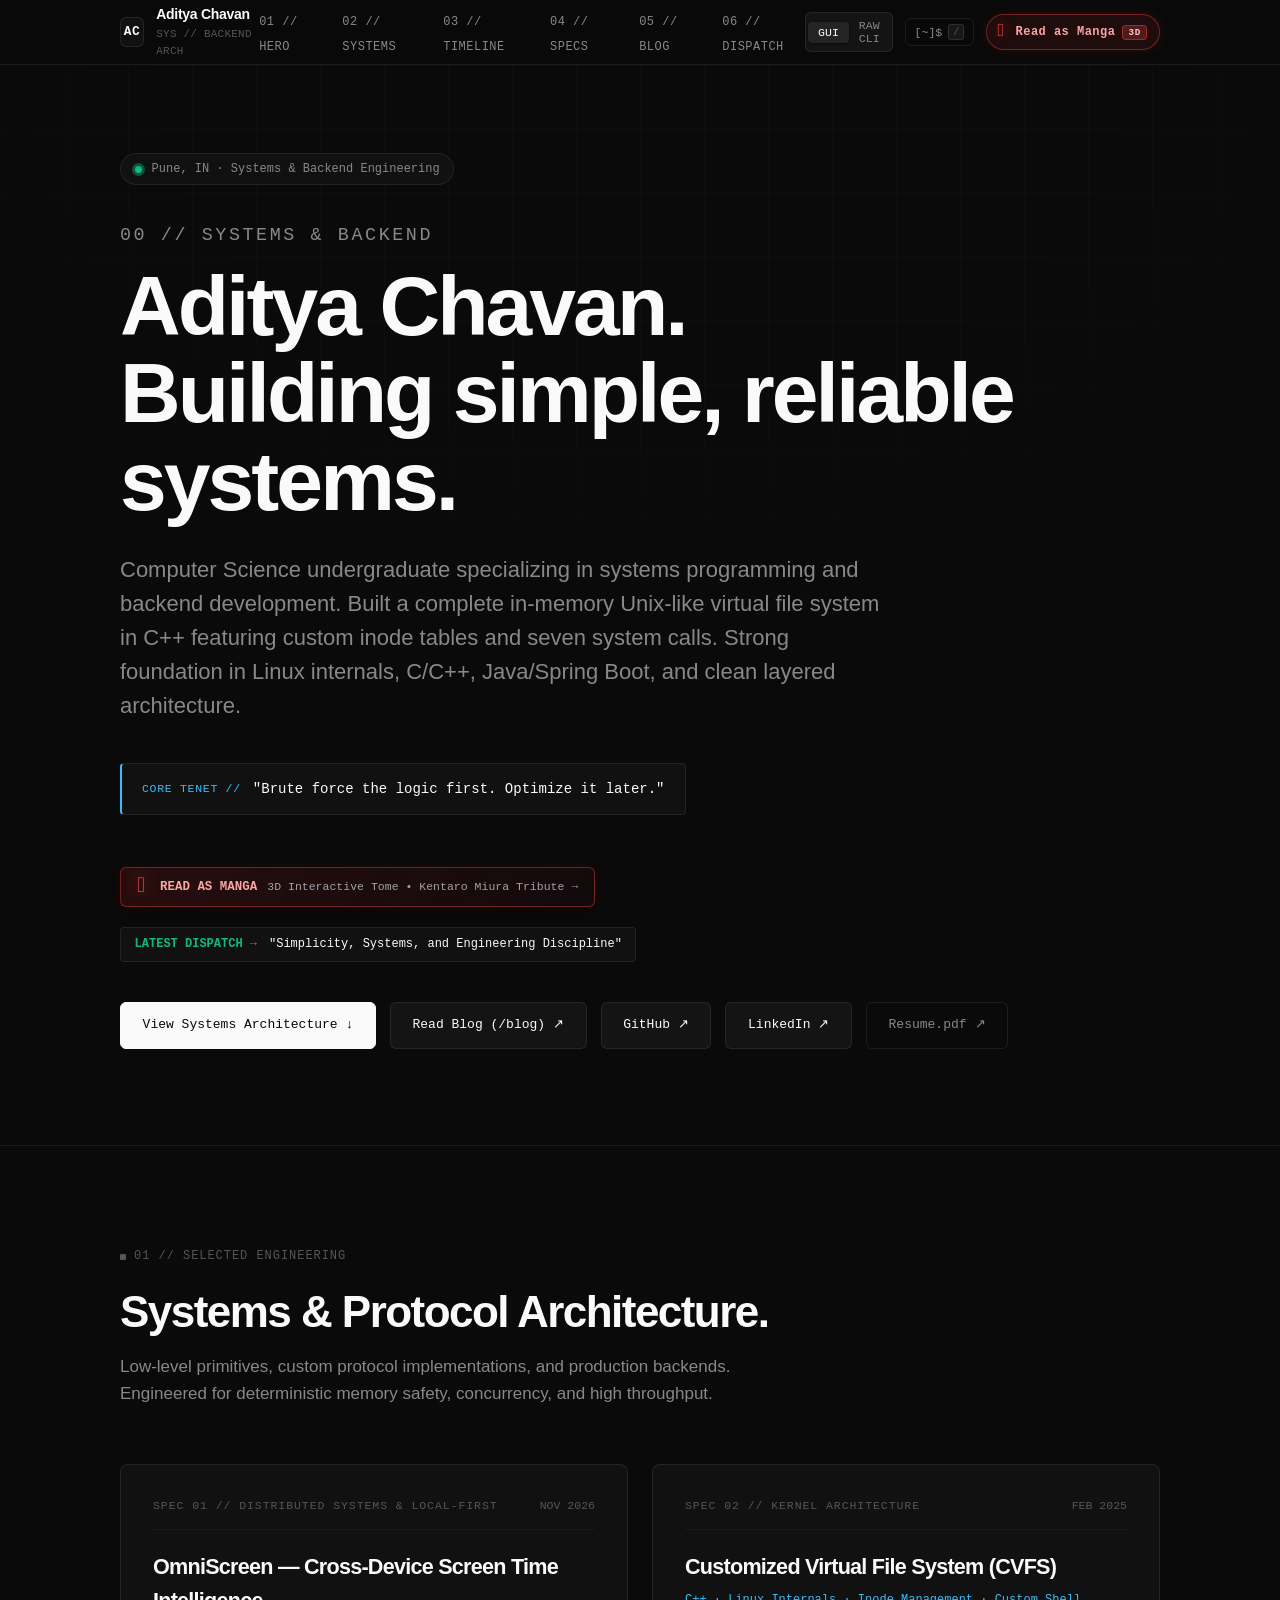
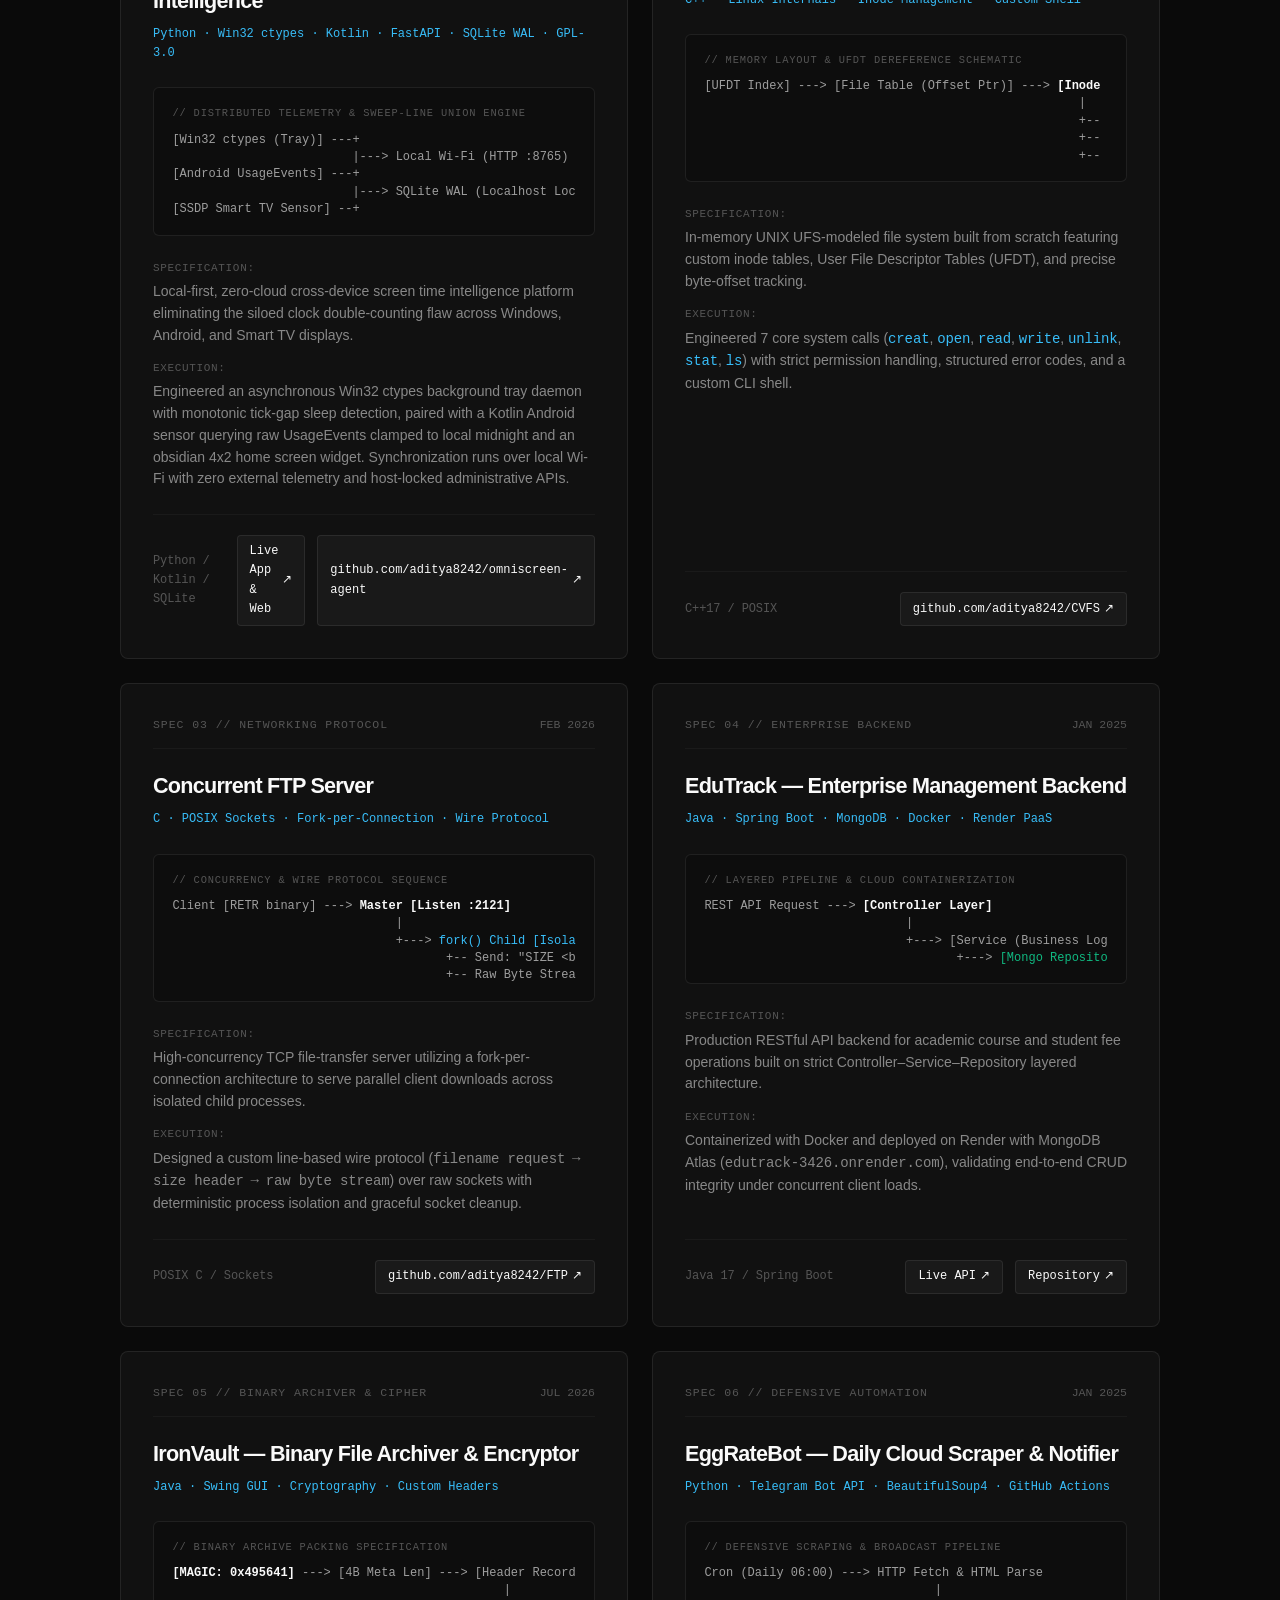
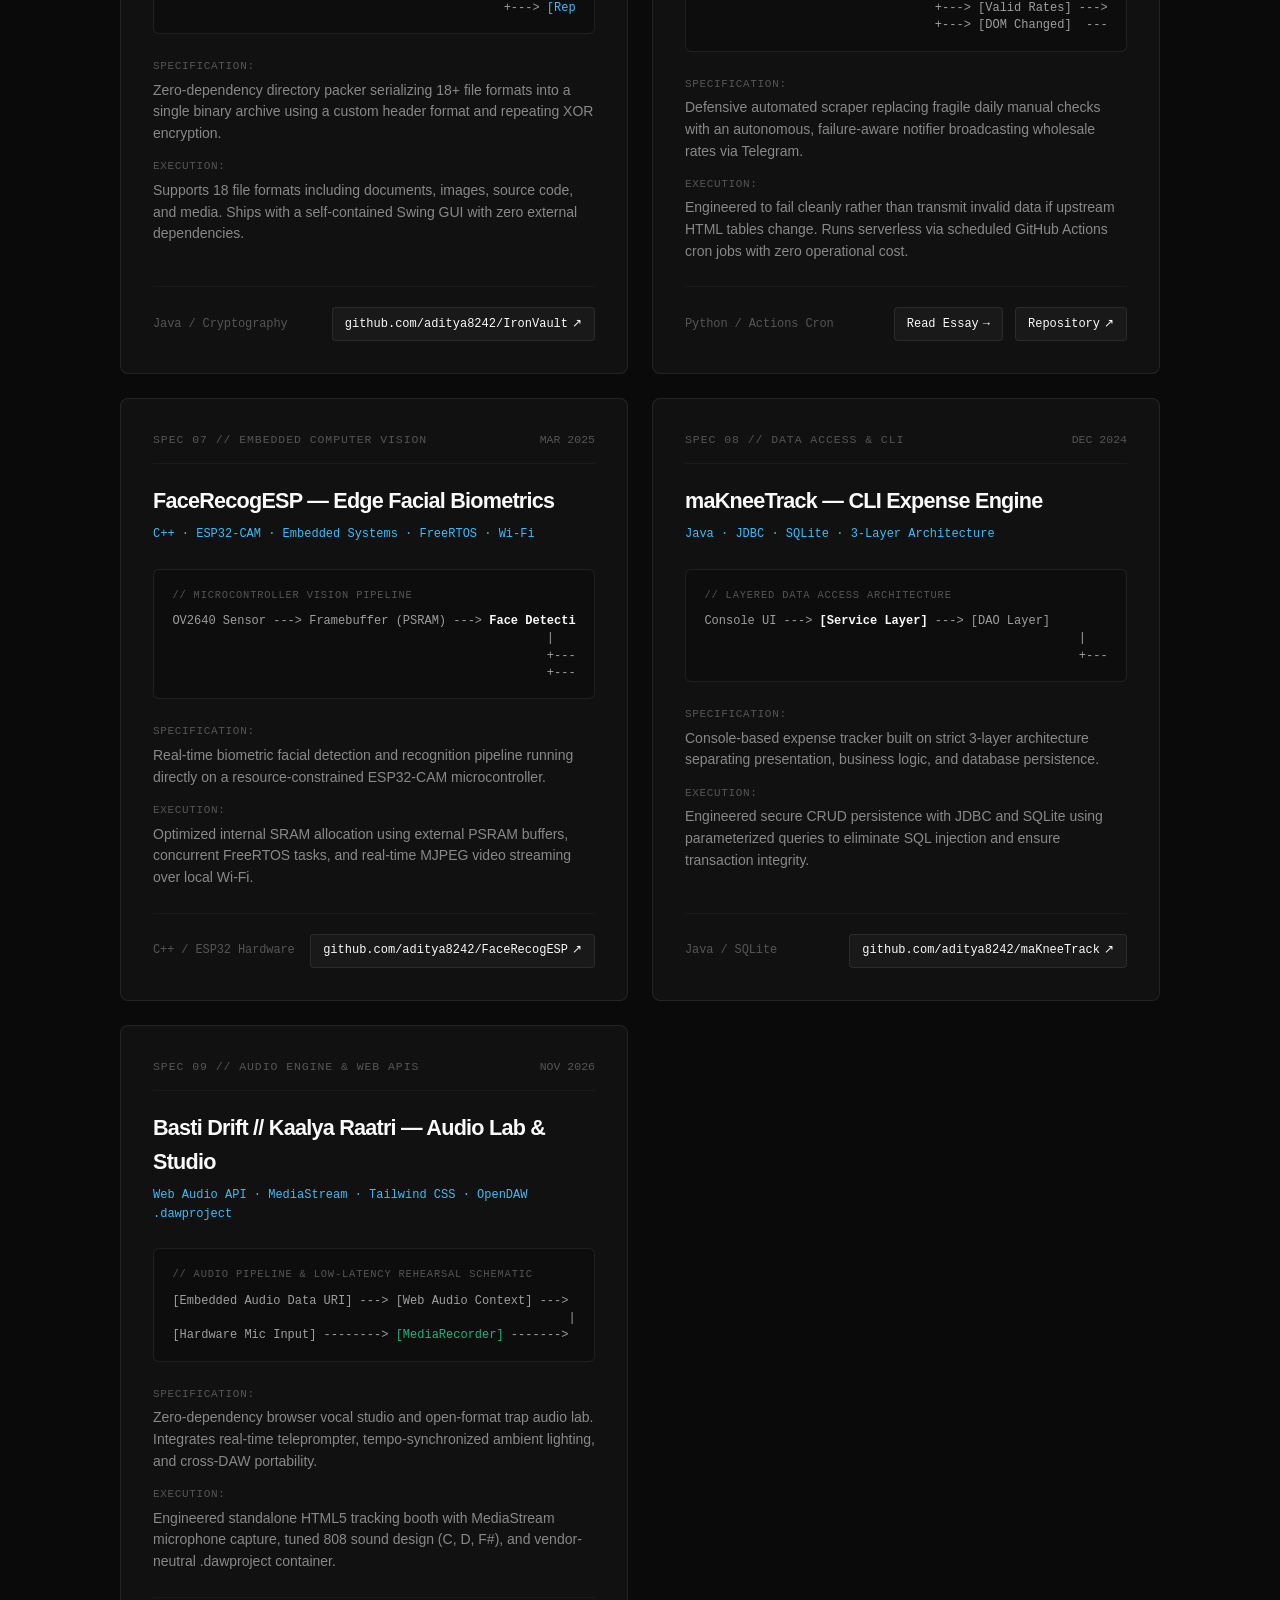
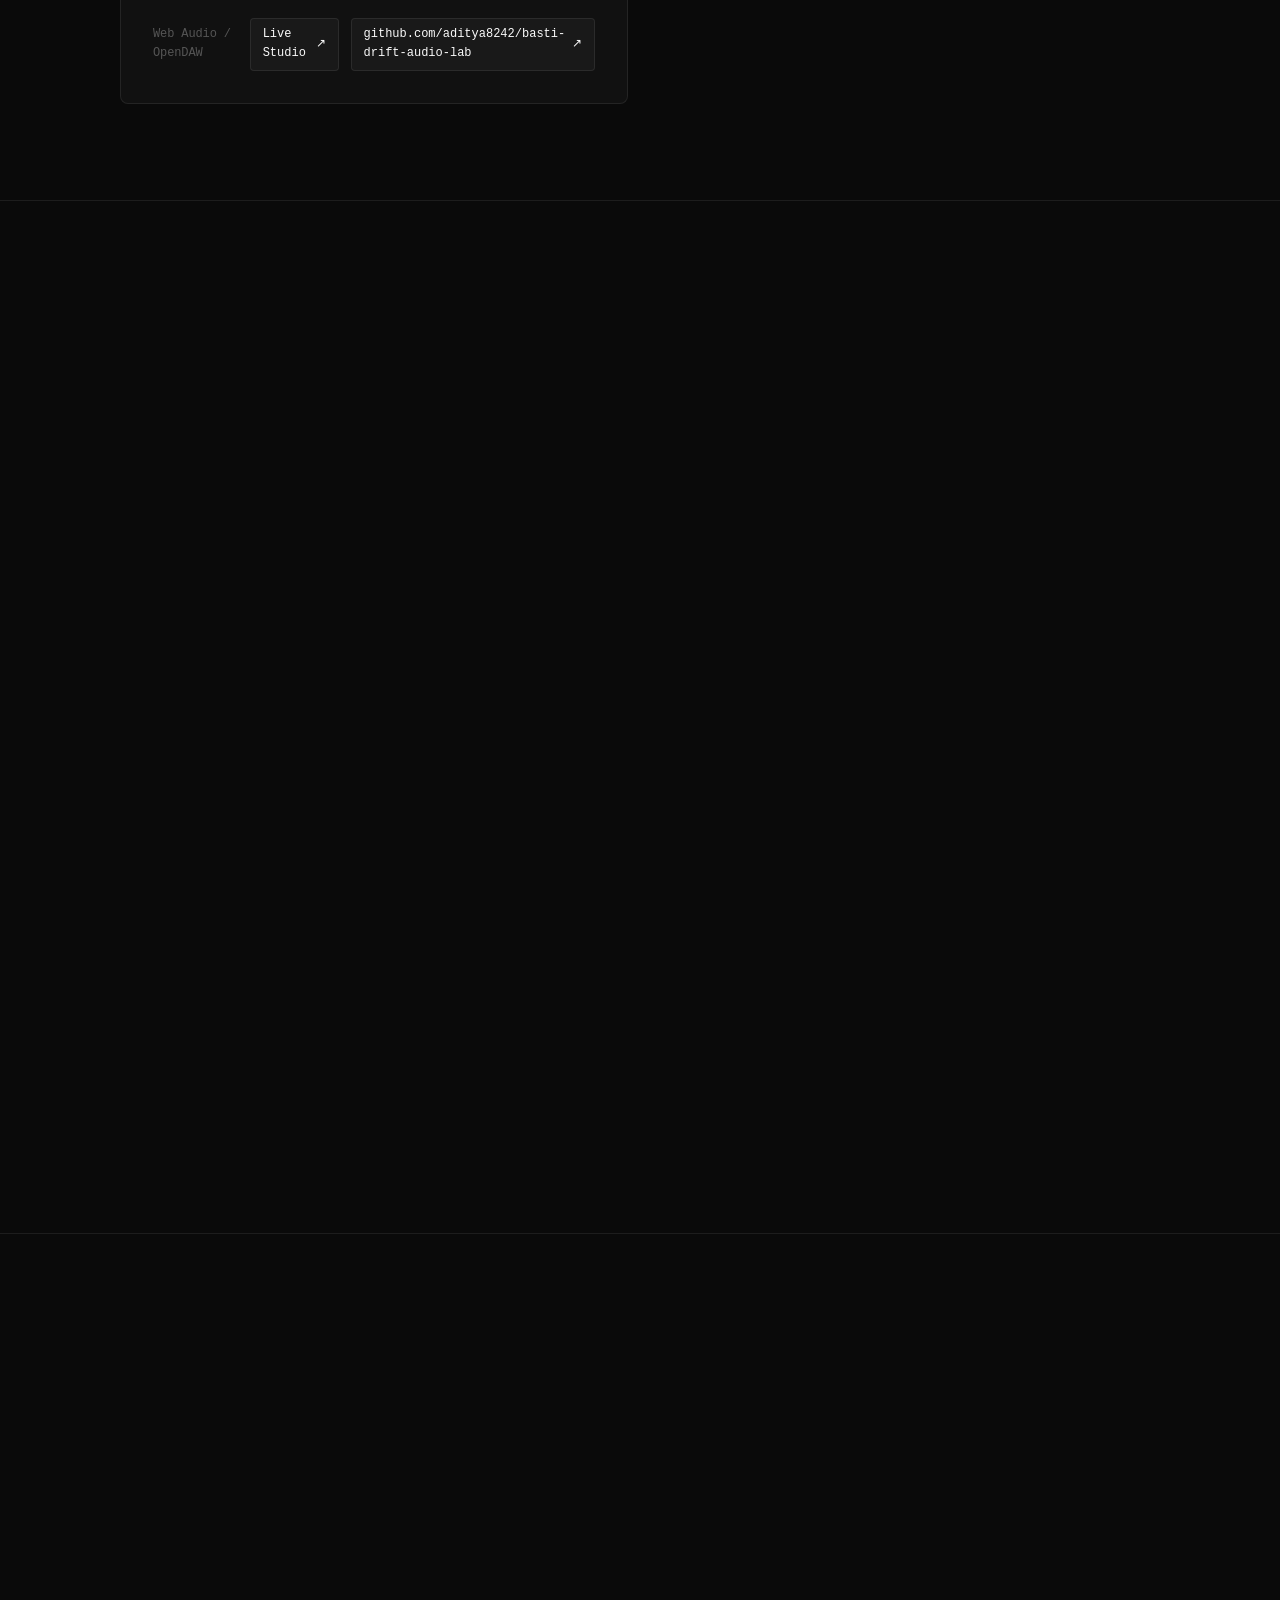
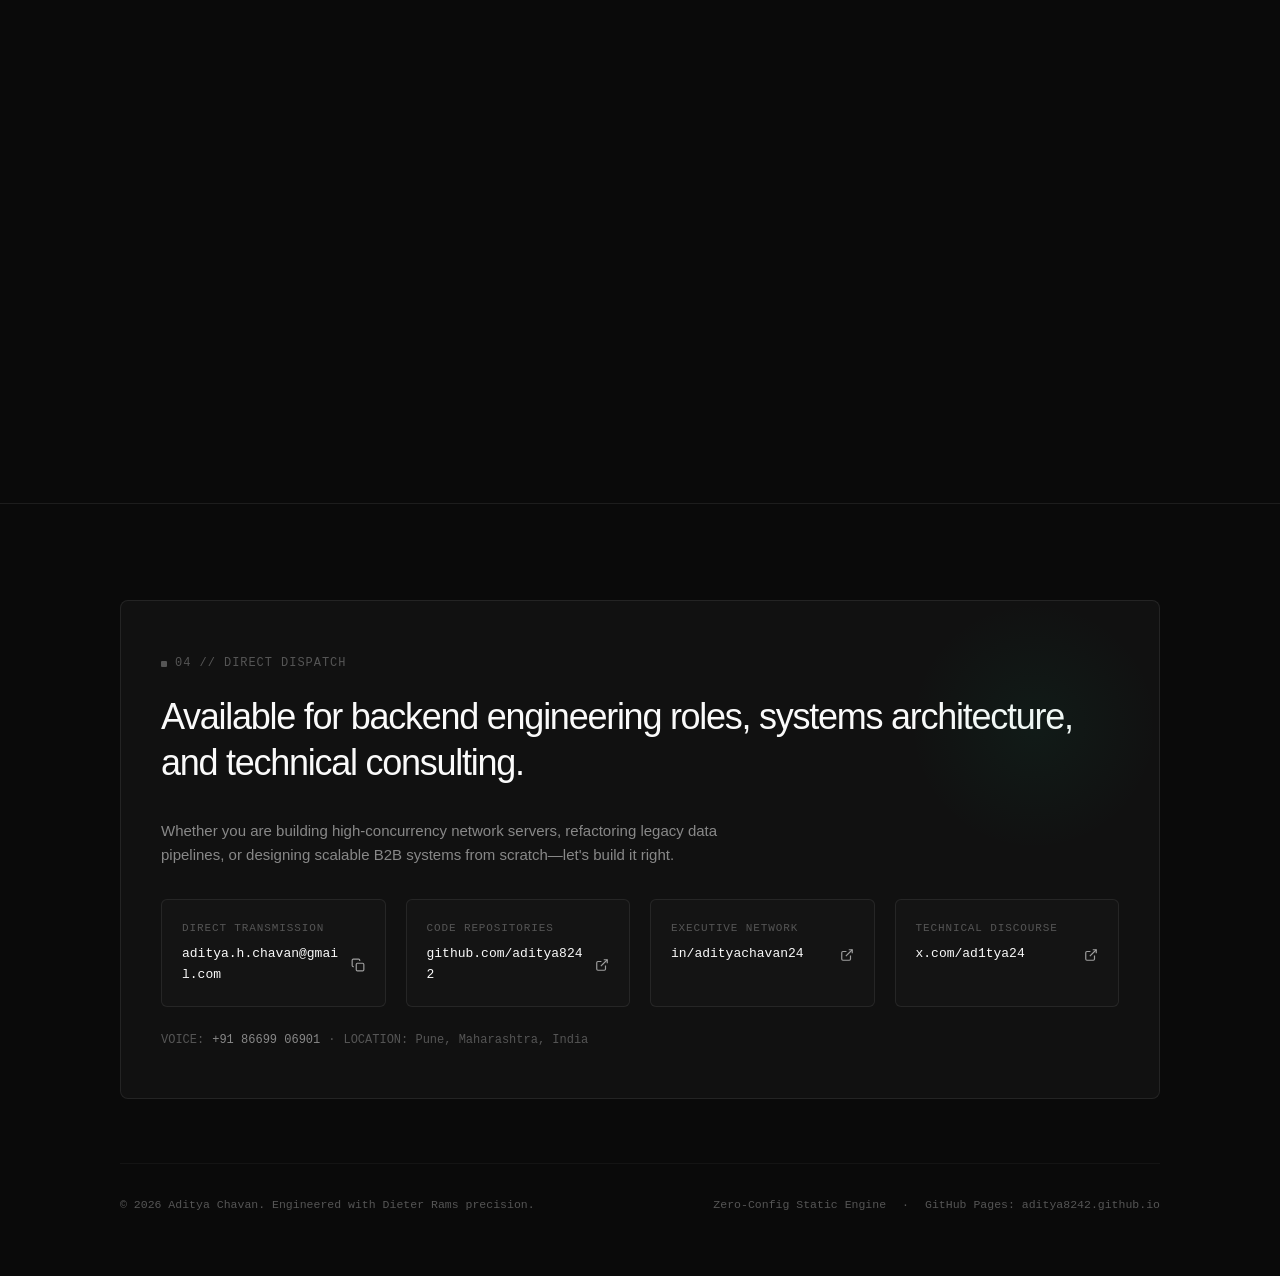
<file: index.html>
<!DOCTYPE html>
<html lang="en">
<head>
  <meta charset="UTF-8">
  <meta http-equiv="Content-Type" content="text/html; charset=UTF-8">
  <meta name="viewport" content="width=device-width, initial-scale=1.0">
  <title>Aditya Chavan &mdash; Systems & Backend Architecture</title>
  
  <!-- Security Directives -->
  <meta http-equiv="X-Content-Type-Options" content="nosniff">
  <meta name="referrer" content="strict-origin-when-cross-origin">
  <meta http-equiv="Content-Security-Policy" content="default-src 'self'; script-src 'self' 'unsafe-inline'; style-src 'self' 'unsafe-inline' https://fonts.googleapis.com; font-src 'self' https://fonts.gstatic.com; img-src 'self' data: https:; connect-src 'self'; base-uri 'self'; form-action 'self';">

  <!-- Primary Meta Tags -->
  <meta name="title" content="Aditya Chavan &mdash; Systems & Backend Architecture">
  <meta name="description" content="Software Engineer focused on Linux internals, C/C++, and scalable Java backends&mdash;with practical experience building custom web software for businesses at Iron & Logic.">
  <meta name="keywords" content="Aditya Chavan, Systems Engineer, Backend Engineer, Linux Internals, C++, Spring Boot, Pune, Software Architect, GitHub Pages">
  <meta name="author" content="Aditya Chavan">
  <meta name="theme-color" content="#0A0A0A">
  <meta name="robots" content="index, follow">

  <!-- Open Graph / Facebook / LinkedIn -->
  <meta property="og:type" content="website">
  <meta property="og:url" content="https://aditya8242.github.io/">
  <meta property="og:title" content="Aditya Chavan &mdash; Systems & Backend Architecture">
  <meta property="og:description" content="Software Engineer focused on Linux internals, C/C++, and scalable Java backends&mdash;with practical experience building custom web software for businesses at Iron & Logic.">
  <meta property="og:site_name" content="Aditya Chavan Portfolio">

  <!-- Twitter -->
  <meta name="twitter:card" content="summary_large_image">
  <meta name="twitter:site" content="@ad1tya24">
  <meta name="twitter:creator" content="@ad1tya24">
  <meta name="twitter:title" content="Aditya Chavan &mdash; Systems & Backend Architecture">
  <meta name="twitter:description" content="Software Engineer focused on Linux internals, C/C++, and scalable Java backends&mdash;with practical experience building custom web software for businesses at Iron & Logic.">

  <!-- Favicon -->
  <link rel="icon" type="image/svg+xml" href="favicon.svg">

  <!-- Typography: Inter & JetBrains Mono -->
  <link rel="preconnect" href="https://fonts.googleapis.com">
  <link rel="preconnect" href="https://fonts.gstatic.com" crossorigin>
  <link rel="preload" as="style" href="https://fonts.googleapis.com/css2?family=Inter:wght@300;400;500;600;700&family=JetBrains+Mono:ital,wght@0,300;0,400;0,500;0,600;0,700;1,400&display=swap">
  <link rel="stylesheet" href="https://fonts.googleapis.com/css2?family=Inter:wght@300;400;500;600;700&family=JetBrains+Mono:ital,wght@0,300;0,400;0,500;0,600;0,700;1,400&display=swap" media="print" onload="this.media='all'">
  <noscript>
    <link rel="stylesheet" href="https://fonts.googleapis.com/css2?family=Inter:wght@300;400;500;600;700&family=JetBrains+Mono:ital,wght@0,300;0,400;0,500;0,600;0,700;1,400&display=swap">
  </noscript>

  <link rel="stylesheet" href="styles.css">
  <link rel="stylesheet" href="berserk.css">

  <!-- JSON-LD Structured Data -->
  <script type="application/ld+json">
  {
    "@context": "https://schema.org",
    "@type": "Person",
    "name": "Aditya Chavan",
    "url": "https://aditya8242.github.io/",
    "jobTitle": "Systems & Backend Software Engineer",
    "worksFor": [
      {
        "@type": "Organization",
        "name": "Brilliant Info Systems Pvt. Ltd."
      },
      {
        "@type": "Organization",
        "name": "Iron & Logic"
      }
    ],
    "alumniOf": {
      "@type": "CollegeOrUniversity",
      "name": "Savitribai Phule Pune University"
    },
    "sameAs": [
      "https://github.com/aditya8242",
      "https://linkedin.com/in/adityachavan24",
      "https://x.com/ad1tya24"
    ],
    "knowsAbout": [
      "Linux Internals",
      "C++",
      "C",
      "Java",
      "Spring Boot",
      "POSIX Sockets",
      "Virtual File Systems",
      "Docker",
      "REST APIs"
    ]
  }
  </script>
</head>
<body>

  <!-- Top Navigation Bar -->
  <header class="site-nav">
    <div class="container">
      <div class="nav-inner">
        <a href="#hero" class="nav-brand" aria-label="Aditya Chavan Home">
          <span class="brand-monogram">AC</span>
          <div class="brand-meta">
            <span class="brand-name">Aditya Chavan</span>
            <span class="brand-role">SYS // BACKEND ARCH</span>
          </div>
        </a>

        <nav>
          <ul class="nav-links">
            <li><a href="#hero">01 // Hero</a></li>
            <li><a href="#systems">02 // Systems</a></li>
            <li><a href="#timeline">03 // Timeline</a></li>
            <li><a href="#specs">04 // Specs</a></li>
            <li><a href="#writing">05 // Blog</a></li>
            <li><a href="#dispatch">06 // Dispatch</a></li>
          </ul>
        </nav>

        <div class="nav-controls">
          <!-- GUI vs Raw Terminal Switcher -->
          <div class="view-switcher" role="tablist" aria-label="Interface Mode">
            <button id="gui-toggle-btn" class="view-btn active" role="tab" aria-selected="true" title="Switch to Editorial View">
              <span>GUI</span>
            </button>
            <button id="term-toggle-btn" class="view-btn" role="tab" aria-selected="false" title="Switch to Fullscreen Shell">
              <span>RAW CLI</span>
            </button>
          </div>

          <!-- Quick Terminal Trigger Pill -->
          <button id="open-terminal-btn" class="terminal-trigger-btn" title="Open Interactive Terminal (Press /)">
            <span>[~]$</span>
            <span class="kbd-shortcut">/</span>
          </button>

          <!-- Noticeable Read as Manga Button -->
          <button id="berserk-rune-btn" class="read-manga-btn" aria-label="Read Portfolio as Manga" title="Read Portfolio as 3D Interactive Berserk Manga (Press 'B' or click to open)">
            <span class="manga-btn-rune">𒉭</span>
            <span class="manga-btn-text">Read as Manga</span>
            <span class="manga-btn-badge">3D</span>
          </button>

          <!-- Mobile Navigation Toggle -->
          <button id="mobile-menu-btn" class="mobile-menu-toggle" aria-label="Toggle navigation menu">
            <span class="menu-icon">&#9776;</span>
          </button>
        </div>
      </div>
    </div>

    <!-- Mobile Navigation Drawer -->
    <div id="mobile-nav-drawer" class="mobile-nav-drawer">
      <ul class="mobile-nav-list">
        <li><a href="#hero" class="mobile-nav-link"><span>01 // Hero</span><span>&darr;</span></a></li>
        <li><a href="#systems" class="mobile-nav-link"><span>02 // Systems &amp; Architecture</span><span>&darr;</span></a></li>
        <li><a href="#timeline" class="mobile-nav-link"><span>03 // Engineering Timeline</span><span>&darr;</span></a></li>
        <li><a href="#specs" class="mobile-nav-link"><span>04 // Hardware &amp; System Specs</span><span>&darr;</span></a></li>
        <li><a href="#writing" class="mobile-nav-link"><span>05 // Engineering Dispatches</span><span>&darr;</span></a></li>
        <li><a href="#dispatch" class="mobile-nav-link"><span>06 // Direct Dispatch / Contact</span><span>&darr;</span></a></li>
        <li><a href="blog/" class="mobile-nav-link accent"><span>&rarr; Engineering Blog Archive</span><span>&#8599;</span></a></li>
        <li style="margin-top:0.75rem; padding-top:0.75rem; border-top:1px solid rgba(255,255,255,0.08);">
          <button id="mobile-manga-trigger-btn" class="mobile-manga-drawer-btn" type="button">
            <span class="manga-btn-rune">𒉭</span>
            <span>Read Portfolio as Manga</span>
            <span class="manga-btn-badge">3D TOME</span>
          </button>
        </li>
      </ul>
    </div>
  </header>

  <!-- ========================================================================
       MAIN GUI VIEWPORT
       ======================================================================== -->
  <main id="gui-fullview">
    
    <!-- Section 01: Hero (Above the Fold) -->
    <section id="hero" class="hero-section">
      <div class="container">
        <!-- Live Status Pill -->
        <div class="hero-status-pill fade-in-entry delay-1">
          <span class="live-indicator-dot"></span>
          <span>Pune, IN &middot; Systems &amp; Backend Engineering</span>
        </div>

        <div class="hero-name fade-in-entry delay-2">00 // SYSTEMS &amp; BACKEND</div>
        <h1 class="hero-headline fade-in-entry delay-2">
          Aditya Chavan.<br>
          <span class="gradient-highlight">Building simple, reliable systems.</span>
        </h1>

        <p class="hero-subheadline fade-in-entry delay-3">
            Computer Science undergraduate specializing in systems programming and backend development. Built a complete in-memory Unix-like virtual file system in C++ featuring custom inode tables and seven system calls. Strong foundation in Linux internals, C/C++, Java/Spring Boot, and clean layered architecture.
          </p>

        <!-- Monospace Philosophy Callout -->
        <div class="philosophy-callout fade-in-entry delay-4">
          <span class="philosophy-prefix">CORE TENET //</span>
          <span class="philosophy-quote">"Brute force the logic first. Optimize it later."</span>
        </div>

        <!-- Manga Tome Noticeable Callout Pill -->
        <div class="fade-in-entry delay-4" style="margin-bottom: 1.25rem;">
          <button id="hero-manga-trigger-btn" class="hero-manga-pill" type="button" title="Read this portfolio as an interactive 3D Berserk manga tome">
            <span class="hero-manga-rune">𒉭</span>
            <span class="hero-manga-text">READ AS MANGA</span>
            <span class="hero-manga-sub">3D Interactive Tome &bull; Kentaro Miura Tribute &rarr;</span>
          </button>
        </div>

        <!-- Latest Dispatch Callout Pill -->
        <div class="fade-in-entry delay-4" style="margin-bottom: 2.5rem;">
          <a href="blog/simplicity-systems-discipline.html" style="display:inline-flex;align-items:center;gap:0.75rem;padding:0.45rem 0.85rem;background:rgba(255,255,255,0.03);border:1px solid var(--border);border-radius:4px;text-decoration:none;font-family:var(--font-mono);font-size:0.75rem;color:var(--text-secondary);transition:border-color var(--transition-fast);">
            <span style="color:var(--accent-green);font-weight:600;">LATEST DISPATCH &rarr;</span>
            <span style="color:var(--text-primary);">"Simplicity, Systems, and Engineering Discipline"</span>
          </a>
        </div>

        <!-- Primary Actions -->
        <div class="hero-actions fade-in-entry delay-5">
          <a href="#systems" class="btn btn-primary">
            <span>View Systems Architecture</span>
            <span class="mono">&darr;</span>
          </a>
          <a href="blog/" class="btn btn-secondary" title="Visit Engineering Blog">
            <span>Read Blog (/blog)</span>
            <span class="mono">&#8599;</span>
          </a>
          <a href="https://github.com/aditya8242" target="_blank" rel="noopener noreferrer" class="btn btn-secondary">
            <span>GitHub</span>
            <span class="mono">&#8599;</span>
          </a>
          <a href="https://linkedin.com/in/adityachavan24" target="_blank" rel="noopener noreferrer" class="btn btn-secondary">
            <span>LinkedIn</span>
            <span class="mono">&#8599;</span>
          </a>
          <a href="Resume.pdf" target="_blank" rel="noopener noreferrer" class="btn btn-ghost">
            <span>Resume.pdf</span>
            <span class="mono">&#8599;</span>
          </a>
        </div>
      </div>
    </section>

    <!-- Section 02: Selected Engineering (Bento / Technical Spec Grid) -->
    <section id="systems" class="section-wrapper content-auto">
      <div class="container">
        <div class="section-tag">01 // SELECTED ENGINEERING</div>
        <h2 class="section-heading">Systems & Protocol Architecture.</h2>
        <p class="section-lead">
          Low-level primitives, custom protocol implementations, and production backends. Engineered for deterministic memory safety, concurrency, and high throughput.
        </p>

        <div class="bento-grid">
          
          <!-- Project 01: OmniScreen -->
          <article class="spec-card">
            <div>
              <div class="card-header-bar">
                <span class="card-num">SPEC 01 // DISTRIBUTED SYSTEMS &amp; LOCAL-FIRST</span>
                <span class="card-date">NOV 2026</span>
              </div>
              <h3 class="card-title">OmniScreen &mdash; Cross-Device Screen Time Intelligence</h3>
              <div class="card-tech-stack">Python &middot; Win32 ctypes &middot; Kotlin &middot; FastAPI &middot; SQLite WAL &middot; GPL-3.0</div>

              <!-- Architecture Schematic -->
              <div class="card-schematic">
                <div class="schematic-tag">// DISTRIBUTED TELEMETRY &amp; SWEEP-LINE UNION ENGINE</div>
                <div class="schematic-diagram">[Win32 ctypes (Tray)] ---+
                         |---> Local Wi-Fi (HTTP :8765) ---> <span class="highlight">[Sweep-Line Union]</span>
[Android UsageEvents] ---+                                   |
                         |---> SQLite WAL (Localhost Locked) +---> <span class="accent">True Exposure (A &cup; B)</span>
[SSDP Smart TV Sensor] --+                                   +---> <span class="cyan">Attention Fragmentation (A &cap; B)</span></div>
              </div>

              <div class="card-spec-block">
                <div class="spec-row">
                  <div class="spec-label">Specification:</div>
                  <div class="spec-body">
                    Local-first, zero-cloud cross-device screen time intelligence platform eliminating the siloed clock double-counting flaw across Windows, Android, and Smart TV displays.
                  </div>
                </div>
                <div class="spec-row">
                  <div class="spec-label">Execution:</div>
                  <div class="spec-body">
                    Engineered an asynchronous Win32 ctypes background tray daemon with monotonic tick-gap sleep detection, paired with a Kotlin Android sensor querying raw UsageEvents clamped to local midnight and an obsidian 4x2 home screen widget. Synchronization runs over local Wi-Fi with zero external telemetry and host-locked administrative APIs.
                  </div>
                </div>
              </div>
            </div>

            <div class="card-footer">
              <span class="mono text-muted" style="font-size:0.75rem;">Python / Kotlin / SQLite</span>
              <div class="card-links">
                <a href="https://getomniscreen.vercel.app" target="_blank" rel="noopener noreferrer" class="link-btn accent" title="Live Website &amp; Binaries">
                  <span>Live App &amp; Web</span>
                  <span>&#8599;</span>
                </a>
                <a href="https://github.com/aditya8242/omniscreen-agent" target="_blank" rel="noopener noreferrer" class="link-btn">
                  <span>github.com/aditya8242/omniscreen-agent</span>
                  <span>&#8599;</span>
                </a>
              </div>
            </div>
          </article>

          <!-- Project 02: CVFS -->
          <article class="spec-card">
            <div>
              <div class="card-header-bar">
                <span class="card-num">SPEC 02 // KERNEL ARCHITECTURE</span>
                <span class="card-date">FEB 2025</span>
              </div>
              <h3 class="card-title">Customized Virtual File System (CVFS)</h3>
              <div class="card-tech-stack">C++ &middot; Linux Internals &middot; Inode Management &middot; Custom Shell</div>

              <!-- Architecture Schematic -->
              <div class="card-schematic">
                <div class="schematic-tag">// MEMORY LAYOUT &amp; UFDT DEREFERENCE SCHEMATIC</div>
                <div class="schematic-diagram">[UFDT Index] ---> [File Table (Offset Ptr)] ---> <span class="highlight">[Inode Table]</span>
                                                    |
                                                    +-- Size &amp; Type
                                                    +-- Perms (R/W/RW)
                                                    +-- <span class="accent">[1024B Block Buffer]</span></div>
              </div>

              <div class="card-spec-block">
                <div class="spec-row">
                  <div class="spec-label">Specification:</div>
                  <div class="spec-body">
                    In-memory UNIX UFS-modeled file system built from scratch featuring custom inode tables, User File Descriptor Tables (UFDT), and precise byte-offset tracking.
                  </div>
                </div>
                <div class="spec-row">
                  <div class="spec-label">Execution:</div>
                  <div class="spec-body">
                    Engineered 7 core system calls (<code class="mono text-accent-blue">creat</code>, <code class="mono text-accent-blue">open</code>, <code class="mono text-accent-blue">read</code>, <code class="mono text-accent-blue">write</code>, <code class="mono text-accent-blue">unlink</code>, <code class="mono text-accent-blue">stat</code>, <code class="mono text-accent-blue">ls</code>) with strict permission handling, structured error codes, and a custom CLI shell.
                  </div>
                </div>
              </div>
            </div>

            <div class="card-footer">
              <span class="mono text-muted" style="font-size:0.75rem;">C++17 / POSIX</span>
              <div class="card-links">
                <a href="https://github.com/aditya8242/CustomizedVirtualFileSystem" target="_blank" rel="noopener noreferrer" class="link-btn">
                  <span>github.com/aditya8242/CVFS</span>
                  <span>&#8599;</span>
                </a>
              </div>
            </div>
          </article>

          <!-- Project 03: Concurrent FTP Server -->
          <article class="spec-card">
            <div>
              <div class="card-header-bar">
                <span class="card-num">SPEC 03 // NETWORKING PROTOCOL</span>
                <span class="card-date">FEB 2026</span>
              </div>
              <h3 class="card-title">Concurrent FTP Server</h3>
              <div class="card-tech-stack">C &middot; POSIX Sockets &middot; Fork-per-Connection &middot; Wire Protocol</div>

              <!-- Architecture Schematic -->
              <div class="card-schematic">
                <div class="schematic-tag">// CONCURRENCY &amp; WIRE PROTOCOL SEQUENCE</div>
                <div class="schematic-diagram">Client [RETR binary] ---> <span class="highlight">Master [Listen :2121]</span>
                               |
                               +---> <span class="cyan">fork() Child [Isolated PID]</span>
                                      +-- Send: "SIZE &lt;bytes&gt;\n"
                                      +-- Raw Byte Stream @ 4KB Buffer</div>
              </div>

              <div class="card-spec-block">
                <div class="spec-row">
                  <div class="spec-label">Specification:</div>
                  <div class="spec-body">
                    High-concurrency TCP file-transfer server utilizing a fork-per-connection architecture to serve parallel client downloads across isolated child processes.
                  </div>
                </div>
                <div class="spec-row">
                  <div class="spec-label">Execution:</div>
                  <div class="spec-body">
                    Designed a custom line-based wire protocol (<code class="mono">filename request</code> &rarr; <code class="mono">size header</code> &rarr; <code class="mono">raw byte stream</code>) over raw sockets with deterministic process isolation and graceful socket cleanup.
                  </div>
                </div>
              </div>
            </div>

            <div class="card-footer">
              <span class="mono text-muted" style="font-size:0.75rem;">POSIX C / Sockets</span>
              <div class="card-links">
                <a href="https://github.com/aditya8242/ConcurrentFTPServer" target="_blank" rel="noopener noreferrer" class="link-btn">
                  <span>github.com/aditya8242/FTP</span>
                  <span>&#8599;</span>
                </a>
              </div>
            </div>
          </article>

          <!-- Project 04: EduTrack -->
          <article class="spec-card">
            <div>
              <div class="card-header-bar">
                <span class="card-num">SPEC 04 // ENTERPRISE BACKEND</span>
                <span class="card-date">JAN 2025</span>
              </div>
              <h3 class="card-title">EduTrack &mdash; Enterprise Management Backend</h3>
              <div class="card-tech-stack">Java &middot; Spring Boot &middot; MongoDB &middot; Docker &middot; Render PaaS</div>

              <!-- Architecture Schematic -->
              <div class="card-schematic">
                <div class="schematic-tag">// LAYERED PIPELINE &amp; CLOUD CONTAINERIZATION</div>
                <div class="schematic-diagram">REST API Request ---> <span class="highlight">[Controller Layer]</span>
                            |
                            +---> [Service (Business Logic)]
                                   +---> <span class="accent">[Mongo Repository]</span> ---> Cloud Atlas</div>
              </div>

              <div class="card-spec-block">
                <div class="spec-row">
                  <div class="spec-label">Specification:</div>
                  <div class="spec-body">
                    Production RESTful API backend for academic course and student fee operations built on strict Controller&ndash;Service&ndash;Repository layered architecture.
                  </div>
                </div>
                <div class="spec-row">
                  <div class="spec-label">Execution:</div>
                  <div class="spec-body">
                    Containerized with Docker and deployed on Render with MongoDB Atlas (<code class="mono">edutrack-3426.onrender.com</code>), validating end-to-end CRUD integrity under concurrent client loads.
                  </div>
                </div>
              </div>
            </div>

            <div class="card-footer">
              <span class="mono text-muted" style="font-size:0.75rem;">Java 17 / Spring Boot</span>
              <div class="card-links">
                <a href="https://edutrack-3426.onrender.com" target="_blank" rel="noopener noreferrer" class="link-btn" title="Live Deployment">
                  <span>Live API</span>
                  <span>&#8599;</span>
                </a>
                <a href="https://github.com/aditya8242/EduTrack" target="_blank" rel="noopener noreferrer" class="link-btn">
                  <span>Repository</span>
                  <span>&#8599;</span>
                </a>
              </div>
            </div>
          </article>

          <!-- Project 05: IronVault -->
          <article class="spec-card">
            <div>
              <div class="card-header-bar">
                <span class="card-num">SPEC 05 // BINARY ARCHIVER &amp; CIPHER</span>
                <span class="card-date">JUL 2026</span>
              </div>
              <h3 class="card-title">IronVault &mdash; Binary File Archiver &amp; Encryptor</h3>
              <div class="card-tech-stack">Java &middot; Swing GUI &middot; Cryptography &middot; Custom Headers</div>

              <!-- Architecture Schematic -->
              <div class="card-schematic">
                <div class="schematic-tag">// BINARY ARCHIVE PACKING SPECIFICATION</div>
                <div class="schematic-diagram"><span class="highlight">[MAGIC: 0x495641]</span> ---> [4B Meta Len] ---> [Header Records x N]
                                              |
                                              +---> <span class="cyan">[Repeating XOR Stream]</span></div>
              </div>

              <div class="card-spec-block">
                <div class="spec-row">
                  <div class="spec-label">Specification:</div>
                  <div class="spec-body">
                    Zero-dependency directory packer serializing 18+ file formats into a single binary archive using a custom header format and repeating XOR encryption.
                  </div>
                </div>
                <div class="spec-row">
                  <div class="spec-label">Execution:</div>
                  <div class="spec-body">
                    Supports 18 file formats including documents, images, source code, and media. Ships with a self-contained Swing GUI with zero external dependencies.
                  </div>
                </div>
              </div>
            </div>

            <div class="card-footer">
              <span class="mono text-muted" style="font-size:0.75rem;">Java / Cryptography</span>
              <div class="card-links">
                <a href="https://github.com/aditya8242/IronVault" target="_blank" rel="noopener noreferrer" class="link-btn">
                  <span>github.com/aditya8242/IronVault</span>
                  <span>&#8599;</span>
                </a>
              </div>
            </div>
          </article>

          <!-- Project 06: EggRateBot -->
          <article class="spec-card">
            <div>
              <div class="card-header-bar">
                <span class="card-num">SPEC 06 // DEFENSIVE AUTOMATION</span>
                <span class="card-date">JAN 2025</span>
              </div>
              <h3 class="card-title">EggRateBot &mdash; Daily Cloud Scraper &amp; Notifier</h3>
              <div class="card-tech-stack">Python &middot; Telegram Bot API &middot; BeautifulSoup4 &middot; GitHub Actions</div>

              <!-- Architecture Schematic -->
              <div class="card-schematic">
                <div class="schematic-tag">// DEFENSIVE SCRAPING &amp; BROADCAST PIPELINE</div>
                <div class="schematic-diagram">Cron (Daily 06:00) ---> HTTP Fetch &amp; HTML Parse
                                |
                                +---> [Valid Rates] ---> <span class="accent">Telegram Bot Broadcast</span>
                                +---> [DOM Changed]  ---> <span class="highlight">Fail Clean (No False Data)</span></div>
              </div>

              <div class="card-spec-block">
                <div class="spec-row">
                  <div class="spec-label">Specification:</div>
                  <div class="spec-body">
                    Defensive automated scraper replacing fragile daily manual checks with an autonomous, failure-aware notifier broadcasting wholesale rates via Telegram.
                  </div>
                </div>
                <div class="spec-row">
                  <div class="spec-label">Execution:</div>
                  <div class="spec-body">
                    Engineered to fail cleanly rather than transmit invalid data if upstream HTML tables change. Runs serverless via scheduled GitHub Actions cron jobs with zero operational cost.
                  </div>
                </div>
              </div>
            </div>

            <div class="card-footer">
              <span class="mono text-muted" style="font-size:0.75rem;">Python / Actions Cron</span>
              <div class="card-links">
                <a href="blog/automating-a-daily-task.html" class="link-btn" title="Read Essay">
                  <span>Read Essay</span>
                  <span>&rarr;</span>
                </a>
                <a href="https://github.com/aditya8242/EggRateBot" target="_blank" rel="noopener noreferrer" class="link-btn">
                  <span>Repository</span>
                  <span>&#8599;</span>
                </a>
              </div>
            </div>
          </article>

          <!-- Project 07: FaceRecogESP -->
          <article class="spec-card">
            <div>
              <div class="card-header-bar">
                <span class="card-num">SPEC 07 // EMBEDDED COMPUTER VISION</span>
                <span class="card-date">MAR 2025</span>
              </div>
              <h3 class="card-title">FaceRecogESP &mdash; Edge Facial Biometrics</h3>
              <div class="card-tech-stack">C++ &middot; ESP32-CAM &middot; Embedded Systems &middot; FreeRTOS &middot; Wi-Fi</div>

              <!-- Architecture Schematic -->
              <div class="card-schematic">
                <div class="schematic-tag">// MICROCONTROLLER VISION PIPELINE</div>
                <div class="schematic-diagram">OV2640 Sensor ---> Framebuffer (PSRAM) ---> <span class="highlight">Face Detection / Recognition</span>
                                                    |
                                                    +---> <span class="cyan">MJPEG Wi-Fi Stream (:80)</span>
                                                    +---> GPIO Hardware Trigger</div>
              </div>

              <div class="card-spec-block">
                <div class="spec-row">
                  <div class="spec-label">Specification:</div>
                  <div class="spec-body">
                    Real-time biometric facial detection and recognition pipeline running directly on a resource-constrained ESP32-CAM microcontroller.
                  </div>
                </div>
                <div class="spec-row">
                  <div class="spec-label">Execution:</div>
                  <div class="spec-body">
                    Optimized internal SRAM allocation using external PSRAM buffers, concurrent FreeRTOS tasks, and real-time MJPEG video streaming over local Wi-Fi.
                  </div>
                </div>
              </div>
            </div>

            <div class="card-footer">
              <span class="mono text-muted" style="font-size:0.75rem;">C++ / ESP32 Hardware</span>
              <div class="card-links">
                <a href="https://github.com/aditya8242/FaceRecogESP" target="_blank" rel="noopener noreferrer" class="link-btn">
                  <span>github.com/aditya8242/FaceRecogESP</span>
                  <span>&#8599;</span>
                </a>
              </div>
            </div>
          </article>

          <!-- Project 08: maKneeTrack -->
          <article class="spec-card">
            <div>
              <div class="card-header-bar">
                <span class="card-num">SPEC 08 // DATA ACCESS &amp; CLI</span>
                <span class="card-date">DEC 2024</span>
              </div>
              <h3 class="card-title">maKneeTrack &mdash; CLI Expense Engine</h3>
              <div class="card-tech-stack">Java &middot; JDBC &middot; SQLite &middot; 3-Layer Architecture</div>

              <!-- Architecture Schematic -->
              <div class="card-schematic">
                <div class="schematic-tag">// LAYERED DATA ACCESS ARCHITECTURE</div>
                <div class="schematic-diagram">Console UI ---> <span class="highlight">[Service Layer]</span> ---> [DAO Layer]
                                                    |
                                                    +---> <span class="accent">SQLite (PreparedStatements)</span></div>
              </div>

              <div class="card-spec-block">
                <div class="spec-row">
                  <div class="spec-label">Specification:</div>
                  <div class="spec-body">
                    Console-based expense tracker built on strict 3-layer architecture separating presentation, business logic, and database persistence.
                  </div>
                </div>
                <div class="spec-row">
                  <div class="spec-label">Execution:</div>
                  <div class="spec-body">
                    Engineered secure CRUD persistence with JDBC and SQLite using parameterized queries to eliminate SQL injection and ensure transaction integrity.
                  </div>
                </div>
              </div>
            </div>

            <div class="card-footer">
              <span class="mono text-muted" style="font-size:0.75rem;">Java / SQLite</span>
              <div class="card-links">
                <a href="https://github.com/aditya8242/maKneeTrack" target="_blank" rel="noopener noreferrer" class="link-btn">
                  <span>github.com/aditya8242/maKneeTrack</span>
                  <span>&#8599;</span>
                </a>
              </div>
            </div>
          </article>

          <!-- Project 09: Basti Drift Audio Lab -->
          <article class="spec-card">
            <div>
              <div class="card-header-bar">
                <span class="card-num">SPEC 09 // AUDIO ENGINE &amp; WEB APIS</span>
                <span class="card-date">NOV 2026</span>
              </div>
              <h3 class="card-title">Basti Drift // Kaalya Raatri &mdash; Audio Lab &amp; Studio</h3>
              <div class="card-tech-stack">Web Audio API &middot; MediaStream &middot; Tailwind CSS &middot; OpenDAW .dawproject</div>

              <!-- Architecture Schematic -->
              <div class="card-schematic">
                <div class="schematic-tag">// AUDIO PIPELINE &amp; LOW-LATENCY REHEARSAL SCHEMATIC</div>
                <div class="schematic-diagram">[Embedded Audio Data URI] ---> [Web Audio Context] ---> <span class="highlight">[Ambient Dynamic Shaders]</span>
                                                       |
[Hardware Mic Input] --------> <span class="accent">[MediaRecorder]</span> -------> [Zero-Cloud .webm Take]</div>
              </div>

              <div class="card-spec-block">
                <div class="spec-row">
                  <div class="spec-label">Specification:</div>
                  <div class="spec-body">
                    Zero-dependency browser vocal studio and open-format trap audio lab. Integrates real-time teleprompter, tempo-synchronized ambient lighting, and cross-DAW portability.
                  </div>
                </div>
                <div class="spec-row">
                  <div class="spec-label">Execution:</div>
                  <div class="spec-body">
                    Engineered standalone HTML5 tracking booth with MediaStream microphone capture, tuned 808 sound design (C, D, F#), and vendor-neutral .dawproject container.
                  </div>
                </div>
              </div>
            </div>

            <div class="card-footer">
              <span class="mono text-muted" style="font-size:0.75rem;">Web Audio / OpenDAW</span>
              <div class="card-links">
                <a href="https://aditya8242.github.io/basti-drift-audio-lab/" target="_blank" rel="noopener noreferrer" class="link-btn accent">
                  <span>Live Studio</span>
                  <span>&#8599;</span>
                </a>
                <a href="https://github.com/aditya8242/basti-drift-audio-lab" target="_blank" rel="noopener noreferrer" class="link-btn">
                  <span>github.com/aditya8242/basti-drift-audio-lab</span>
                  <span>&#8599;</span>
                </a>
              </div>
            </div>
          </article>

        </div>
      </div>
    </section>

    <!-- Section 03: Experience (Clean Timeline) -->
    <section id="timeline" class="section-wrapper content-auto">
      <div class="container">
        <div class="section-tag">02 // WORK &amp; EXPERIENCE</div>
        <h2 class="section-heading">Work Experience.</h2>
        <p class="section-lead">
          Building and shipping practical software directly for real business clients.
        </p>

        <div class="timeline-container">
          
          <!-- Experience: Brilliant Info Systems -->
          <div class="timeline-card">
            <div class="timeline-top">
              <div class="timeline-title-group">
                <h3 class="timeline-company">Brilliant Info Systems Pvt. Ltd.</h3>
                <span class="timeline-role">Intern</span>
              </div>
              <span class="timeline-period">Oct 2026 &ndash; Present &middot; Kothrud, Pune</span>
            </div>
            <p class="timeline-body">
              Capture customer requirements, support software demos and proposals, and maintain client records and market research across enterprise operations.
            </p>
            <ul class="timeline-highlights">
              <li>Capture customer requirements and communicate specifications to the technical team.</li>
              <li>Support software solution demonstrations, product presentations, and technical proposals.</li>
              <li>Structure client data, maintain internal records, and conduct market and competitor research.</li>
              <li>Coordinate with internal teams across the software sales cycle.</li>
            </ul>
          </div>

          <!-- Experience: Iron & Logic -->
          <div class="timeline-card">
            <div class="timeline-top">
              <div class="timeline-title-group">
                <h3 class="timeline-company">Iron &amp; Logic</h3>
                <span class="timeline-role">Web Architect &amp; Software Engineer</span>
              </div>
              <span class="timeline-period">Aug 2026 &ndash; Present &middot; Pune, India</span>
            </div>
            <p class="timeline-body">
              Build web architecture and booking integrations for local Pune businesses; develop AI-integrated tooling for B2B lead generation.
            </p>
            <ul class="timeline-highlights">
              <li>Build high-performance web architecture and direct booking integrations for local Pune businesses.</li>
              <li>Develop custom, AI-integrated internal tooling for B2B outreach and lead generation.</li>
              <li>Focus on clean, native-feeling UIs, sub-400ms mobile speed, and reliable backend infrastructure.</li>
            </ul>
          </div>

        </div>
      </div>
    </section>

    <!-- Section 04: Technical Specification Sheet (Apple-Style Hardware Spec Table) -->
    <section id="specs" class="section-wrapper content-auto">
      <div class="container">
        <div class="section-tag">03 // HARDWARE &amp; SOFTWARE MATRIX</div>
        <h2 class="section-heading">Technical Specification Sheet.</h2>
        <p class="section-lead">
          Comprehensive breakdown of systems engineering competencies, runtime tooling, and academic credentials.
        </p>

        <div class="spec-table-container">
          <div class="spec-table-header">
            <span>SPECIFICATION FIELD</span>
            <span>SYSTEM ARCHITECTURE &amp; ATTRIBUTES</span>
          </div>

          <!-- Row 1: Systems & Languages -->
          <div class="spec-table-row">
            <div class="spec-category-label">
              <span class="spec-index">01.0</span>
              <span>Systems &amp; Languages</span>
            </div>
            <div class="spec-category-content">
              <div class="spec-tokens-list">
                <span class="spec-token highlight">C</span>
                <span class="spec-token highlight">C++17</span>
                <span class="spec-token highlight">Java</span>
                <span class="spec-token">Python</span>
                <span class="spec-token">JavaScript</span>
                <span class="spec-token">Bash / Shell</span>
                <span class="spec-token highlight">Linux / UNIX Internals</span>
                <span class="spec-token">Process Memory</span>
                <span class="spec-token">In-Memory Filesystems</span>
                <span class="spec-token">POSIX Sockets</span>
              </div>
              <p class="spec-note">
                Deep low-level focus on process isolation, system calls, pointer arithmetic, offset calculation, and deterministic operating system internals.
              </p>
            </div>
          </div>

          <!-- Row 2: Backend & Data -->
          <div class="spec-table-row">
            <div class="spec-category-label">
              <span class="spec-index">02.0</span>
              <span>Backend &amp; Data</span>
            </div>
            <div class="spec-category-content">
              <div class="spec-tokens-list">
                <span class="spec-token highlight">Spring Boot</span>
                <span class="spec-token highlight">REST APIs</span>
                <span class="spec-token">Layered Architecture</span>
                <span class="spec-token highlight">PostgreSQL</span>
                <span class="spec-token highlight">MongoDB</span>
                <span class="spec-token">MySQL</span>
                <span class="spec-token">SQLite</span>
                <span class="spec-token">JDBC</span>
                <span class="spec-token">Controller-Service-Repo</span>
              </div>
              <p class="spec-note">
                Modular service-oriented backend architecture, transactional persistence, strict boundary separation, and scalable cloud database integration.
              </p>
            </div>
          </div>

          <!-- Row 3: Infrastructure & Tooling -->
          <div class="spec-table-row">
            <div class="spec-category-label">
              <span class="spec-index">03.0</span>
              <span>Infrastructure &amp; Tooling</span>
            </div>
            <div class="spec-category-content">
              <div class="spec-tokens-list">
                <span class="spec-token highlight">Docker</span>
                <span class="spec-token">Git</span>
                <span class="spec-token">GitHub Actions CI/CD</span>
                <span class="spec-token">Vercel</span>
                <span class="spec-token">Cloudflare</span>
                <span class="spec-token">Vim</span>
                <span class="spec-token">Linux CLI</span>
                <span class="spec-token">Render PaaS</span>
                <span class="spec-token">IntelliJ IDEA</span>
              </div>
              <p class="spec-note">
                Containerized microservices, immutable deployments, terminal-first developer ergonomics, and automated delivery pipelines.
              </p>
            </div>
          </div>

          <!-- Row 4: Open Source & Education -->
          <div class="spec-table-row">
            <div class="spec-category-label">
              <span class="spec-index">04.0</span>
              <span>Open Source &amp; Education</span>
            </div>
            <div class="spec-category-content">
              <div class="spec-tokens-list">
                <span class="spec-token highlight">ccgargantua/ini (PR #24 Merged)</span>
                <span class="spec-token">Doxygen C Docs</span>
                <span class="spec-token highlight">B.Sc. Computer Science (7.8 CGPA)</span>
                <span class="spec-token">Savitribai Phule Pune University</span>
                <span class="spec-token">Infosys PostgreSQL Dev</span>
                <span class="spec-token">Infosys Python Certified</span>
              </div>
              <p class="spec-note">
                Active open-source contributor to C library codebases. Savitribai Phule Pune University (2023&ndash;2026). Rigorous foundation in data structures, algorithms, and computing fundamentals.
              </p>
            </div>
          </div>

        </div>
      </div>
    </section>

    <!-- Section 05: Engineering Dispatches & Writings (/blog) -->
    <section id="writing" class="section-wrapper content-auto">
      <div class="container">
        <div class="section-tag">04 // FIELD NOTES &amp; ESSAYS</div>
        <div style="display: flex; flex-direction: column; justify-content: space-between; align-items: flex-start; gap: 1rem; margin-bottom: 2rem;">
          <h2 class="section-heading" style="margin-bottom: 0;">Engineering Dispatches.</h2>
          <a href="blog/" class="btn btn-secondary" title="Visit Complete Blog">
            <span>Explore All Articles (/blog)</span>
            <span class="mono">&rarr;</span>
          </a>
        </div>
        <p class="section-lead">
          Writing about software simplicity, open-source ownership, and defensive automation. Candid field notes from building and breaking systems.
        </p>

        <div class="bento-grid">
          <!-- Article: OmniScreen Interval Math -->
          <a href="blog/why-modern-screen-time-is-mathematically-flawed.html" class="spec-card" style="text-decoration: none; cursor: pointer;">
            <div>
              <div class="card-header-bar">
                <span class="card-num">ESSAY 01 // SYSTEMS &amp; MATH</span>
                <span class="card-date">NOV 2026 &middot; 6 MIN READ</span>
              </div>
              <h3 class="card-title">Why Modern Screen Time is Mathematically Flawed</h3>
              <div class="card-tech-stack">Interval Union Math &middot; SQLite WAL &middot; Local-First</div>
              <p class="spec-body" style="margin-top: 1rem; margin-bottom: 1.5rem;">
                Why conventional digital wellbeing trackers double-count multi-device screen time, and how I built a local-first interval union engine in Python and Kotlin using SQLite WAL and local Wi-Fi pairing.
              </p>
            </div>
            <div class="card-footer">
              <span class="mono text-accent-green" style="font-size:0.75rem;">Read Essay &rarr;</span>
              <span class="mono text-muted" style="font-size:0.75rem;">/blog/why-modern-screen-time-is-mathematically-flawed.html</span>
            </div>
          </a>

          <!-- Article Card 1 -->
          <a href="blog/learned-open-source-the-hard-way.html" class="spec-card" style="text-decoration: none; cursor: pointer;">
            <div>
              <div class="card-header-bar">
                <span class="card-num">ESSAY 01 // OPEN SOURCE</span>
                <span class="card-date">OCT 2025 &middot; 4 MIN READ</span>
              </div>
              <h3 class="card-title">I Learned Open Source the Hard Way</h3>
              <div class="card-tech-stack">By failing publicly &middot; C / Doxygen &middot; Maintainer Reality</div>
              <p class="spec-body" style="margin-top: 1rem; margin-bottom: 1.5rem;">
                A firsthand account of failing publicly in open source and learning the real value of ownership, correctness, and trust. What happens when an eager PR with unverified AI comments meets an uncompromising C maintainer.
              </p>
            </div>
            <div class="card-footer">
              <span class="mono text-accent-green" style="font-size:0.75rem;">Read Essay &rarr;</span>
              <span class="mono text-muted" style="font-size:0.75rem;">/blog/learned-open-source-the-hard-way.html</span>
            </div>
          </a>

          <!-- Article Card 2 -->
          <a href="blog/automating-a-daily-task.html" class="spec-card" style="text-decoration: none; cursor: pointer;">
            <div>
              <div class="card-header-bar">
                <span class="card-num">ESSAY 02 // DEFENSIVE AUTOMATION</span>
                <span class="card-date">2025 &middot; 4 MIN READ</span>
              </div>
              <h3 class="card-title">Automating a Daily Task Instead of Repeating It</h3>
              <div class="card-tech-stack">Replacing fragile manual work &middot; Python &middot; GitHub Actions</div>
              <p class="spec-body" style="margin-top: 1rem; margin-bottom: 1.5rem;">
                A small automation project that replaces repetitive daily work with a reliable, failure-aware system using Python and GitHub Actions cron jobs. Zero databases, zero babysitting.
              </p>
            </div>
            <div class="card-footer">
              <span class="mono text-accent-green" style="font-size:0.75rem;">Read Essay &rarr;</span>
              <span class="mono text-muted" style="font-size:0.75rem;">/blog/automating-a-daily-task.html</span>
            </div>
          </a>
          <!-- Article Card 3 -->
          <a href="blog/simplicity-systems-discipline.html" class="spec-card" style="text-decoration: none; cursor: pointer;">
            <div>
              <div class="card-header-bar">
                <span class="card-num">ESSAY 03 // SYSTEMS DISCIPLINE</span>
                <span class="card-date">2026 &middot; 3 MIN READ</span>
              </div>
              <h3 class="card-title">Simplicity, Systems, and Engineering Discipline</h3>
              <div class="card-tech-stack">Why good software is hard to mess up &middot; Restraint &middot; Terry Davis</div>
              <p class="spec-body" style="margin-top: 1rem; margin-bottom: 1.5rem;">
                Why junior engineers mistake complexity for intelligence, Terry Davis's timeless insight on engineering discipline, and three practical rules for building software that doesn't break at 2:00 AM.
              </p>
            </div>
            <div class="card-footer">
              <span class="mono text-accent-green" style="font-size:0.75rem;">Read Essay &rarr;</span>
              <span class="mono text-muted" style="font-size:0.75rem;">/blog/simplicity-systems-discipline.html</span>
            </div>
          </a>
        </div>
      </div>
    </section>

    <!-- Section 06: Footer / Direct Dispatch -->
    <footer id="dispatch" class="footer-dispatch">
      <div class="container">
        
        <!-- CTA Box -->
        <div class="dispatch-cta-box">
          <div class="section-tag">04 // DIRECT DISPATCH</div>
          <div class="dispatch-statement">
            Available for backend engineering roles, systems architecture, and technical consulting.
          </div>
          <p class="text-secondary" style="max-width:620px;margin-bottom:2rem;font-size:0.9375rem;">
            Whether you are building high-concurrency network servers, refactoring legacy data pipelines, or designing scalable B2B systems from scratch&mdash;let's build it right.
          </p>

          <!-- Direct Links Grid -->
          <div class="dispatch-grid">
            
            <!-- Email (with copy toast) -->
            <div id="copy-email-card" class="dispatch-link-card" title="Click to copy email address">
              <span class="dispatch-label">Direct Transmission</span>
              <div class="dispatch-value">
                <span>aditya.h.chavan@gmail.com</span>
                <svg width="14" height="14" viewBox="0 0 24 24" fill="none" stroke="currentColor" stroke-width="2">
                  <rect x="9" y="9" width="13" height="13" rx="2" ry="2"></rect>
                  <path d="M5 15H4a2 2 0 0 1-2-2V4a2 2 0 0 1 2-2h9a2 2 0 0 1 2 2v1"></path>
                </svg>
              </div>
            </div>

            <!-- GitHub -->
            <a href="https://github.com/aditya8242" target="_blank" rel="noopener noreferrer" class="dispatch-link-card">
              <span class="dispatch-label">Code Repositories</span>
              <div class="dispatch-value">
                <span>github.com/aditya8242</span>
                <svg width="14" height="14" viewBox="0 0 24 24" fill="none" stroke="currentColor" stroke-width="2">
                  <path d="M18 13v6a2 2 0 0 1-2 2H5a2 2 0 0 1-2-2V8a2 2 0 0 1 2-2h6"></path>
                  <polyline points="15 3 21 3 21 9"></polyline>
                  <line x1="10" y1="14" x2="21" y2="3"></line>
                </svg>
              </div>
            </a>

            <!-- LinkedIn -->
            <a href="https://linkedin.com/in/adityachavan24" target="_blank" rel="noopener noreferrer" class="dispatch-link-card">
              <span class="dispatch-label">Executive Network</span>
              <div class="dispatch-value">
                <span>in/adityachavan24</span>
                <svg width="14" height="14" viewBox="0 0 24 24" fill="none" stroke="currentColor" stroke-width="2">
                  <path d="M18 13v6a2 2 0 0 1-2 2H5a2 2 0 0 1-2-2V8a2 2 0 0 1 2-2h6"></path>
                  <polyline points="15 3 21 3 21 9"></polyline>
                  <line x1="10" y1="14" x2="21" y2="3"></line>
                </svg>
              </div>
            </a>

            <!-- X / Twitter -->
            <a href="https://x.com/ad1tya24" target="_blank" rel="noopener noreferrer" class="dispatch-link-card">
              <span class="dispatch-label">Technical Discourse</span>
              <div class="dispatch-value">
                <span>x.com/ad1tya24</span>
                <svg width="14" height="14" viewBox="0 0 24 24" fill="none" stroke="currentColor" stroke-width="2">
                  <path d="M18 13v6a2 2 0 0 1-2 2H5a2 2 0 0 1-2-2V8a2 2 0 0 1 2-2h6"></path>
                  <polyline points="15 3 21 3 21 9"></polyline>
                  <line x1="10" y1="14" x2="21" y2="3"></line>
                </svg>
              </div>
            </a>

          </div>

          <!-- Phone line info -->
          <div style="margin-top:1.5rem;font-family:var(--font-mono);font-size:0.75rem;color:var(--text-muted);display:flex;align-items:center;gap:0.5rem;">
            <span>VOICE:</span>
            <a href="tel:+918669906901" style="color:var(--text-secondary);text-decoration:none;">+91 86699 06901</a>
            <span>&middot;</span>
            <span>LOCATION: Pune, Maharashtra, India</span>
          </div>
        </div>

        <!-- Bottom bar -->
        <div class="footer-bottom-bar">
          <div>
            <span>&copy; 2026 Aditya Chavan. Engineered with Dieter Rams precision.</span>
          </div>
          <div style="display:flex;gap:1rem;">
            <span>Zero-Config Static Engine</span>
            <span>&middot;</span>
            <span>GitHub Pages: aditya8242.github.io</span>
          </div>
        </div>

      </div>
    </footer>
  </main>

  <!-- ========================================================================
       FULL-SCREEN RAW CLI WORKSTATION VIEWPORT
       ======================================================================== -->
  <section id="terminal-fullview" aria-label="UNIX Terminal Workstation">
    <div class="container">
      <div class="terminal-window">
        <div class="terminal-titlebar">
          <div class="terminal-dots">
            <span class="terminal-dot close" id="term-close-dot" title="Return to GUI"></span>
            <span class="terminal-dot min"></span>
            <span class="terminal-dot max"></span>
          </div>
          <div class="terminal-title">aditya@arch-pune: ~ (tty1) &mdash; 80x24</div>
          <button id="term-switch-back-btn" class="modal-close-btn" title="Return to GUI">GUI Mode [Esc]</button>
        </div>
        <div class="terminal-body" id="full-term-body">
          <div class="term-output" id="full-term-output"></div>
          <div class="term-prompt-line">
            <span class="term-prompt">aditya@arch-pune:~$</span>
            <input type="text" id="full-term-input" class="term-input" spellcheck="false" autocomplete="off" data-lpignore="true" data-1p-ignore="true" data-form-type="other" aria-label="Terminal Input">
          </div>
        </div>
      </div>
    </div>
  </section>

  <!-- ========================================================================
       EASTER EGG MODAL TERMINAL (PRESS / OR CLICK [~]$)
       ======================================================================== -->
  <div id="terminal-modal" class="modal-overlay" role="dialog" aria-modal="true" aria-label="Interactive Terminal Shell">
    <div class="modal-terminal-card">
      <div class="terminal-titlebar">
        <div class="terminal-dots">
          <span class="terminal-dot close" id="modal-close-dot"></span>
          <span class="terminal-dot min"></span>
          <span class="terminal-dot max"></span>
        </div>
        <div class="terminal-title">aditya@arch-pune: ~ (sh) &mdash; Press Esc to exit</div>
        <button id="modal-close-btn" class="modal-close-btn" aria-label="Close terminal">&#10005; Close</button>
      </div>
      <div class="terminal-body" id="modal-term-body" style="overflow-y:auto;flex:1;">
        <div class="term-output" id="modal-term-output"></div>
        <div class="term-prompt-line">
          <span class="term-prompt">aditya@arch-pune:~$</span>
          <input type="text" id="modal-term-input" class="term-input" spellcheck="false" autocomplete="off" data-lpignore="true" data-1p-ignore="true" data-form-type="other" aria-label="Interactive Command Input">
        </div>
      </div>
    </div>
  </div>

  <!-- Toast Container -->
  <div id="toast-container" aria-live="polite"></div>

  <!-- Scripts -->
  <script src="terminal.js" defer></script>
  <script>
    (function() {
      'use strict';

      // Elements
      const body = document.body;
      const guiToggleBtn = document.getElementById('gui-toggle-btn');
      const termToggleBtn = document.getElementById('term-toggle-btn');
      const openTerminalBtn = document.getElementById('open-terminal-btn');
      
      const modal = document.getElementById('terminal-modal');
      const modalCloseBtn = document.getElementById('modal-close-btn');
      const modalCloseDot = document.getElementById('modal-close-dot');
      const modalInput = document.getElementById('modal-term-input');
      const modalOutput = document.getElementById('modal-term-output');
      const modalBody = document.getElementById('modal-term-body');

      const fullInput = document.getElementById('full-term-input');
      const fullOutput = document.getElementById('full-term-output');
      const fullBody = document.getElementById('full-term-body');
      const termSwitchBackBtn = document.getElementById('term-switch-back-btn');
      const termCloseDot = document.getElementById('term-close-dot');

      const copyEmailCard = document.getElementById('copy-email-card');

      // Toast Notification System
      function showToast(message) {
        const container = document.getElementById('toast-container');
        const toast = document.createElement('div');
        toast.className = 'toast';
        toast.innerHTML = `
          <span class="toast-dot"></span>
          <span>${message}</span>
        `;
        container.appendChild(toast);

        setTimeout(() => {
          toast.classList.add('toast-exit');
          setTimeout(() => toast.remove(), 300);
        }, 3200);
      }

      // Copy email to clipboard
      if (copyEmailCard) {
        copyEmailCard.addEventListener('click', () => {
          const email = 'aditya.h.chavan@gmail.com';
          if (navigator.clipboard && navigator.clipboard.writeText) {
            navigator.clipboard.writeText(email).then(() => {
              showToast(`COPIED // ${email}`);
            }).catch(() => {
              showToast(`TRANSMIT // ${email}`);
            });
          } else {
            showToast(`TRANSMIT // ${email}`);
          }
        });
      }

      // Initialize Terminals
      let modalTerminal = null;
      let fullTerminal = null;

      function openModalTerminal() {
        modal.classList.add('open');
        if (!modalTerminal) {
          modalTerminal = new window.TerminalEngine(
            modalBody,
            modalInput,
            modalOutput,
            () => closeModalTerminal(),
            () => closeModalTerminal()
          );
        }
        setTimeout(() => modalInput.focus(), 50);
      }

      function closeModalTerminal() {
        modal.classList.remove('open');
      }

      function switchToTerminalMode() {
        body.classList.add('mode-terminal');
        termToggleBtn.classList.add('active');
        termToggleBtn.setAttribute('aria-selected', 'true');
        guiToggleBtn.classList.remove('active');
        guiToggleBtn.setAttribute('aria-selected', 'false');

        if (!fullTerminal) {
          fullTerminal = new window.TerminalEngine(
            fullBody,
            fullInput,
            fullOutput,
            () => switchToGuiMode(),
            () => switchToGuiMode()
          );
        }
        setTimeout(() => fullInput.focus(), 50);
      }

      function switchToGuiMode() {
        body.classList.remove('mode-terminal');
        guiToggleBtn.classList.add('active');
        guiToggleBtn.setAttribute('aria-selected', 'true');
        termToggleBtn.classList.remove('active');
        termToggleBtn.setAttribute('aria-selected', 'false');
      }

      // Event listeners for toggle controls
      guiToggleBtn.addEventListener('click', switchToGuiMode);
      termToggleBtn.addEventListener('click', switchToTerminalMode);
      if (termSwitchBackBtn) termSwitchBackBtn.addEventListener('click', switchToGuiMode);
      if (termCloseDot) termCloseDot.addEventListener('click', switchToGuiMode);

      openTerminalBtn.addEventListener('click', openModalTerminal);
      modalCloseBtn.addEventListener('click', closeModalTerminal);
      modalCloseDot.addEventListener('click', closeModalTerminal);

      modal.addEventListener('click', (e) => {
        if (e.target === modal) {
          closeModalTerminal();
        }
      });

      // Global Keyboard Shortcuts: '/' opens terminal modal, 'Esc' closes it or returns to GUI
      document.addEventListener('keydown', (e) => {
        // If typing in an active input, ignore '/'
        if (e.key === '/' && document.activeElement !== modalInput && document.activeElement !== fullInput && document.activeElement.tagName !== 'INPUT' && document.activeElement.tagName !== 'TEXTAREA') {
          e.preventDefault();
          openModalTerminal();
        } else if (e.key === 'Escape') {
          if (modal.classList.contains('open')) {
            closeModalTerminal();
          } else if (body.classList.contains('mode-terminal')) {
            switchToGuiMode();
          }
        }
      });

      // Mouse Spotlight Hover effect on Spec Cards (Optimized: pointer devices only, throttled with rAF)
      if (window.matchMedia && window.matchMedia('(hover: hover)').matches) {
        document.querySelectorAll('.spec-card').forEach(card => {
          let ticking = false;
          card.addEventListener('mousemove', (e) => {
            if (!ticking) {
              window.requestAnimationFrame(() => {
                const rect = card.getBoundingClientRect();
                card.style.setProperty('--mouse-x', `${e.clientX - rect.left}px`);
                card.style.setProperty('--mouse-y', `${e.clientY - rect.top}px`);
                ticking = false;
              });
              ticking = true;
            }
          }, { passive: true });
        });
      }

      // Mobile Drawer Toggle
      const mobileBtn = document.getElementById('mobile-menu-btn');
      const mobileDrawer = document.getElementById('mobile-nav-drawer');
      if (mobileBtn && mobileDrawer) {
        mobileBtn.addEventListener('click', () => {
          const isOpen = mobileDrawer.classList.toggle('open');
          const iconSpan = mobileBtn.querySelector('.menu-icon');
          if (iconSpan) iconSpan.textContent = isOpen ? '&#10005;' : '&#9776;';
        });
        mobileDrawer.querySelectorAll('.mobile-nav-link').forEach(link => {
          link.addEventListener('click', () => {
            mobileDrawer.classList.remove('open');
            const iconSpan = mobileBtn.querySelector('.menu-icon');
            if (iconSpan) iconSpan.textContent = '&#9776;';
          });
        });
      }

    })();
  </script>
  <script src="page-flip.browser.js" defer></script>
  <script src="berserk.js" defer></script>
</body>
</html>
</file>
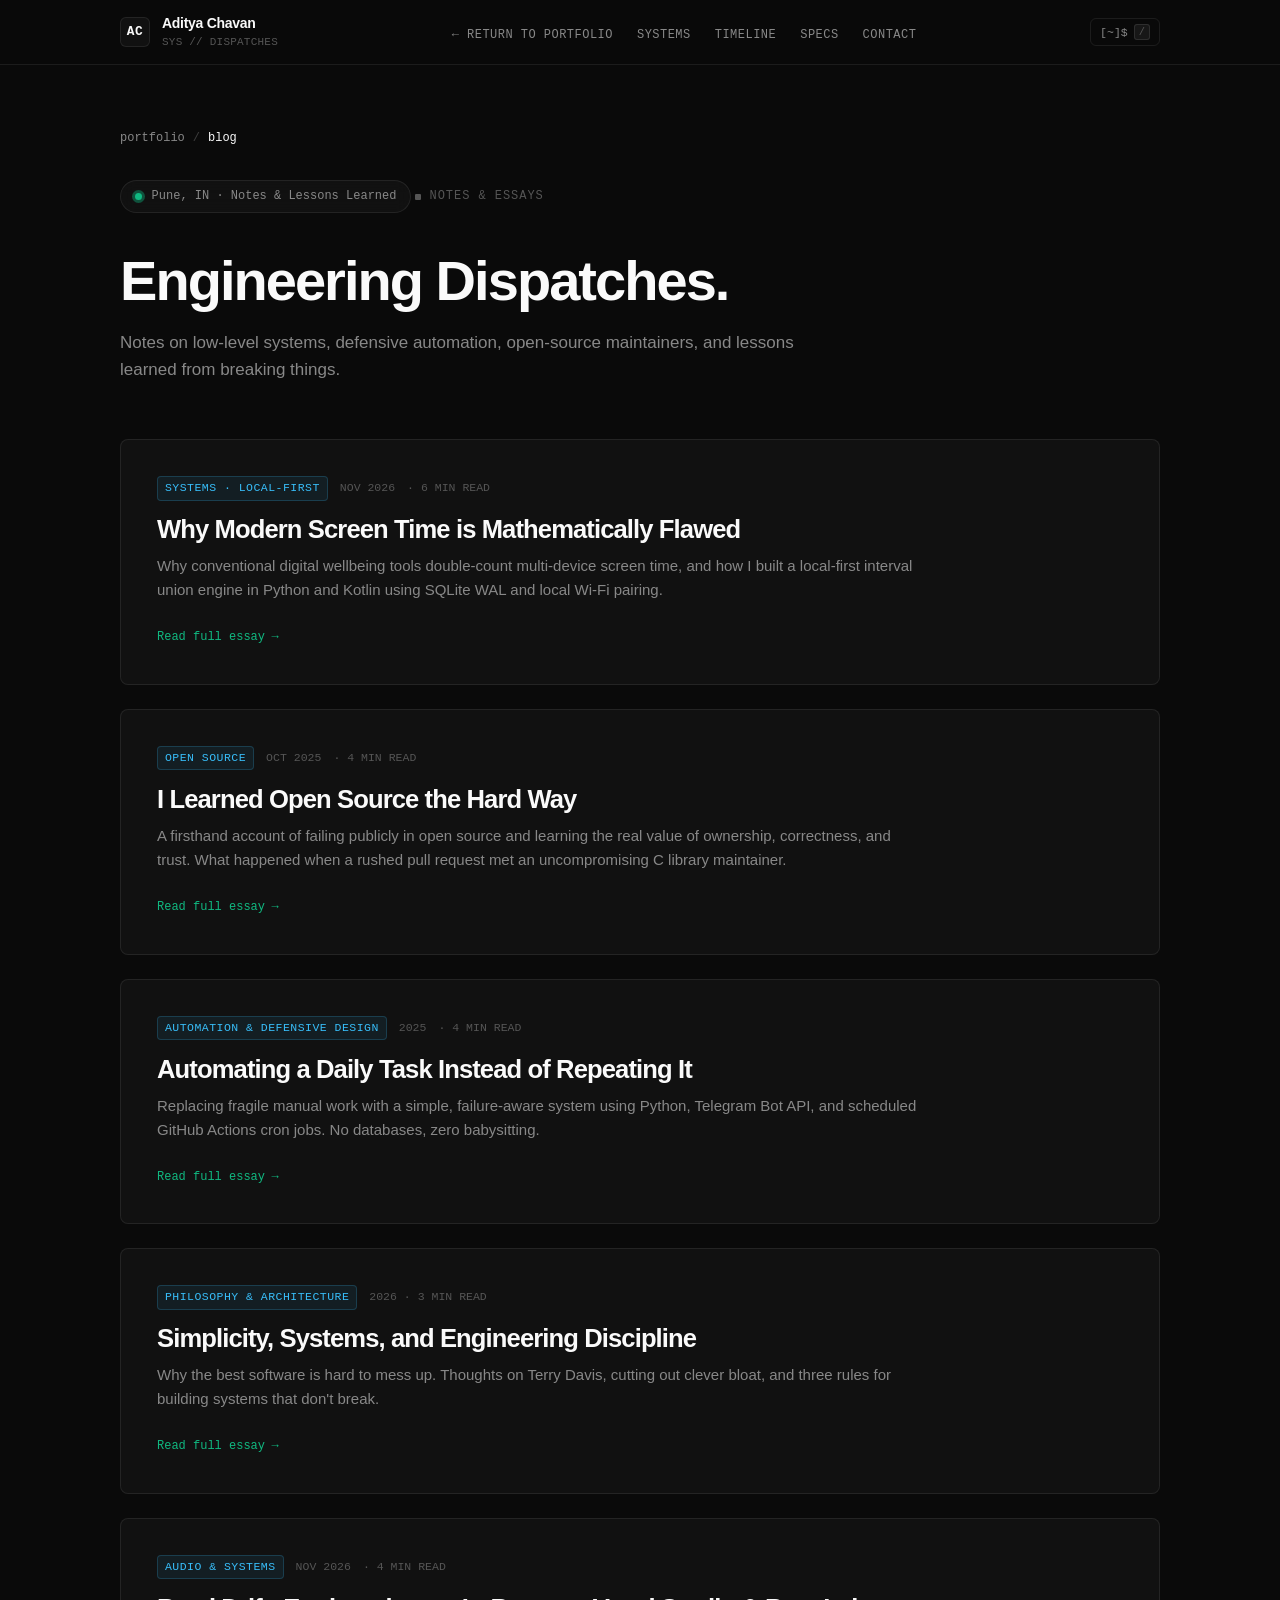
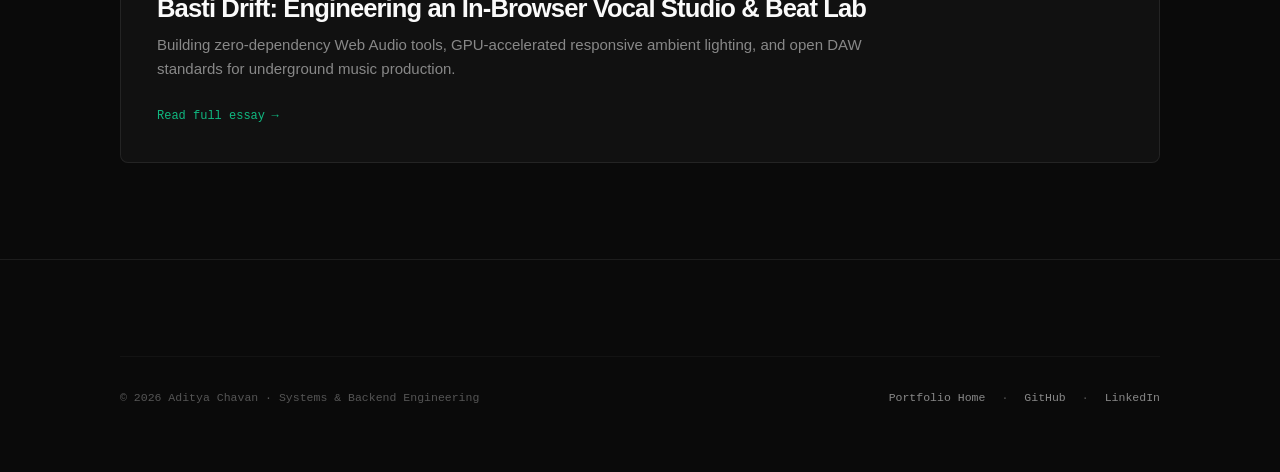
<file: blog/index.html>
<!DOCTYPE html>
<html lang="en">
<head>
  <meta charset="UTF-8">
  <meta http-equiv="Content-Type" content="text/html; charset=UTF-8">
  <meta name="viewport" content="width=device-width, initial-scale=1.0">
  <title>Engineering Dispatches &mdash; Aditya Chavan</title>
  
  <!-- Security Directives -->
  <meta http-equiv="X-Content-Type-Options" content="nosniff">
  <meta name="referrer" content="strict-origin-when-cross-origin">
  <meta http-equiv="Content-Security-Policy" content="default-src 'self'; script-src 'self' 'unsafe-inline'; style-src 'self' 'unsafe-inline' https://fonts.googleapis.com; font-src 'self' https://fonts.gstatic.com; img-src 'self' data: https:; connect-src 'self'; base-uri 'self'; form-action 'self';">

  <!-- Primary Meta Tags -->
  <meta name="title" content="Engineering Dispatches &mdash; Aditya Chavan">
  <meta name="description" content="Notes on low-level systems, defensive automation, open-source maintainers, and lessons learned from breaking things.">
  <meta name="author" content="Aditya Chavan">
  <meta name="theme-color" content="#0A0A0A">
  <meta name="robots" content="index, follow">

  <!-- Open Graph / LinkedIn -->
  <meta property="og:type" content="website">
  <meta property="og:url" content="https://aditya8242.github.io/blog/">
  <meta property="og:title" content="Engineering Dispatches &mdash; Aditya Chavan">
  <meta property="og:description" content="Essays and technical field notes on systems programming, defensive automation, open source, and software simplicity by Aditya Chavan.">
  <meta property="og:site_name" content="Aditya Chavan Blog">

  <!-- Twitter -->
  <meta name="twitter:card" content="summary_large_image">
  <meta name="twitter:site" content="@ad1tya24">
  <meta name="twitter:creator" content="@ad1tya24">

  <!-- Favicon -->
  <link rel="icon" type="image/svg+xml" href="../favicon.svg">
  <link rel="icon" type="image/png" href="../favicon.png">

  <!-- Typography: Inter & JetBrains Mono -->
  <link rel="preconnect" href="https://fonts.googleapis.com">
  <link rel="preconnect" href="https://fonts.gstatic.com" crossorigin>
  <link rel="preload" as="style" href="https://fonts.googleapis.com/css2?family=Inter:wght@300;400;500;600;700&family=JetBrains+Mono:ital,wght@0,300;0,400;0,500;0,600;0,700;1,400&display=swap">
  <link rel="stylesheet" href="https://fonts.googleapis.com/css2?family=Inter:wght@300;400;500;600;700&family=JetBrains+Mono:ital,wght@0,300;0,400;0,500;0,600;0,700;1,400&display=swap" media="print" onload="this.media='all'">
  <noscript>
    <link rel="stylesheet" href="https://fonts.googleapis.com/css2?family=Inter:wght@300;400;500;600;700&family=JetBrains+Mono:ital,wght@0,300;0,400;0,500;0,600;0,700;1,400&display=swap">
  </noscript>

  <link rel="stylesheet" href="../styles.css">
</head>
<body>

  <!-- Top Navigation Bar -->
  <header class="site-nav">
    <div class="container">
      <div class="nav-inner">
        <a href="../" class="nav-brand" aria-label="Aditya Chavan Portfolio">
          <span class="brand-monogram">AC</span>
          <div class="brand-meta">
            <span class="brand-name">Aditya Chavan</span>
            <span class="brand-role">SYS // DISPATCHES</span>
          </div>
        </a>

        <nav>
          <ul class="nav-links">
            <li><a href="../">&larr; Return to Portfolio</a></li>
            <li><a href="../#systems">Systems</a></li>
            <li><a href="../#timeline">Timeline</a></li>
            <li><a href="../#specs">Specs</a></li>
            <li><a href="../#dispatch">Contact</a></li>
          </ul>
        </nav>

        <div class="nav-controls">
          <!-- Quick Terminal Trigger Pill -->
          <button id="open-terminal-btn" class="terminal-trigger-btn" title="Open Interactive Terminal (Press /)">
            <span>[~]$</span>
            <span class="kbd-shortcut">/</span>
          </button>

          <!-- Mobile Navigation Toggle -->
          <button id="mobile-menu-btn" class="mobile-menu-toggle" aria-label="Toggle navigation menu">
            <span class="menu-icon">&#9776;</span>
          </button>
        </div>
      </div>
    </div>

    <!-- Mobile Navigation Drawer -->
    <div id="mobile-nav-drawer" class="mobile-nav-drawer">
      <ul class="mobile-nav-list">
        <li><a href="../index.html" class="mobile-nav-link"><span>&larr; Return to Portfolio</span><span>&#8598;</span></a></li>
        <li><a href="../index.html#systems" class="mobile-nav-link"><span>02 // Systems &amp; Architecture</span><span>&darr;</span></a></li>
        <li><a href="../index.html#timeline" class="mobile-nav-link"><span>03 // Engineering Timeline</span><span>&darr;</span></a></li>
        <li><a href="../index.html#specs" class="mobile-nav-link"><span>04 // Hardware &amp; System Specs</span><span>&darr;</span></a></li>
        <li><a href="../blog/index.html" class="mobile-nav-link accent"><span>05 // All Engineering Dispatches</span><span>&rarr;</span></a></li>
        <li><a href="../index.html#dispatch" class="mobile-nav-link"><span>06 // Direct Dispatch / Contact</span><span>&darr;</span></a></li>
      </ul>
    </div>
  </header>

  <!-- ========================================================================
       MAIN BLOG INDEX
       ======================================================================== -->
  <main class="section-wrapper" style="padding-top: 4rem;">
    <div class="container">

      <!-- Breadcrumbs -->
      <nav class="breadcrumb-nav" aria-label="Breadcrumb">
        <a href="../">portfolio</a>
        <span class="breadcrumb-sep">/</span>
        <span style="color: var(--text-primary);">blog</span>
      </nav>

      <!-- Status Pill -->
      <div class="hero-status-pill fade-in-entry delay-1">
        <span class="live-indicator-dot"></span>
        <span>Pune, IN &middot; Notes &amp; Lessons Learned</span>
      </div>

      <div class="section-tag fade-in-entry delay-2">NOTES &amp; ESSAYS</div>
      <h1 class="section-heading fade-in-entry delay-2" style="font-size: clamp(2.5rem, 5vw, 3.5rem);">
        Engineering Dispatches.
      </h1>
      <p class="section-lead fade-in-entry delay-3">
        Notes on low-level systems, defensive automation, open-source maintainers, and lessons learned from breaking things.
      </p>

      <!-- Articles Grid -->
      <div class="blog-grid fade-in-entry delay-4">

        <!-- Article: OmniScreen Interval Math -->
        <a href="why-modern-screen-time-is-mathematically-flawed.html" class="blog-card">
          <div class="blog-card-meta">
            <span class="blog-tag">SYSTEMS &middot; LOCAL-FIRST</span>
            <span class="blog-date">NOV 2026</span>
            <span class="blog-read-time">&middot; 6 MIN READ</span>
          </div>
          <h2 class="blog-card-title">Why Modern Screen Time is Mathematically Flawed</h2>
          <p class="blog-card-desc">
            Why conventional digital wellbeing tools double-count multi-device screen time, and how I built a local-first interval union engine in Python and Kotlin using SQLite WAL and local Wi-Fi pairing.
          </p>
          <div class="blog-card-cta">
            <span>Read full essay</span>
            <span class="mono">&rarr;</span>
          </div>
        </a>

        <!-- Article 01 -->
        <a href="learned-open-source-the-hard-way.html" class="blog-card">
          <div class="blog-card-meta">
            <span class="blog-tag">OPEN SOURCE</span>
            <span class="blog-date">OCT 2025</span>
            <span class="blog-read-time">&middot; 4 MIN READ</span>
          </div>
          <h2 class="blog-card-title">I Learned Open Source the Hard Way</h2>
          <p class="blog-card-desc">
            A firsthand account of failing publicly in open source and learning the real value of ownership, correctness, and trust. What happened when a rushed pull request met an uncompromising C library maintainer.
          </p>
          <div class="blog-card-cta">
            <span>Read full essay</span>
            <span class="mono">&rarr;</span>
          </div>
        </a>

        <!-- Article 02 -->
        <a href="automating-a-daily-task.html" class="blog-card">
          <div class="blog-card-meta">
            <span class="blog-tag">AUTOMATION &amp; DEFENSIVE DESIGN</span>
            <span class="blog-date">2025</span>
            <span class="blog-read-time">&middot; 4 MIN READ</span>
          </div>
          <h2 class="blog-card-title">Automating a Daily Task Instead of Repeating It</h2>
          <p class="blog-card-desc">
            Replacing fragile manual work with a simple, failure-aware system using Python, Telegram Bot API, and scheduled GitHub Actions cron jobs. No databases, zero babysitting.
          </p>
          <div class="blog-card-cta">
            <span>Read full essay</span>
            <span class="mono">&rarr;</span>
          </div>
        </a>

        <!-- Article 03: Simplicity, Systems, and Engineering Discipline -->
        <a href="simplicity-systems-discipline.html" class="blog-card">
          <div class="blog-card-meta">
            <span class="blog-tag">PHILOSOPHY &amp; ARCHITECTURE</span>
            <span class="blog-date">2026 &middot; 3 MIN READ</span>
          </div>
          <h2 class="blog-card-title">Simplicity, Systems, and Engineering Discipline</h2>
          <p class="blog-card-desc">
            Why the best software is hard to mess up. Thoughts on Terry Davis, cutting out clever bloat, and three rules for building systems that don't break.
          </p>
          <div class="blog-card-cta">
            <span>Read full essay</span>
            <span class="mono">&rarr;</span>
          </div>
        </a>

        <!-- Article 04: Basti Drift Audio Lab -->
        <a href="basti-drift-audio-lab.html" class="blog-card">
          <div class="blog-card-meta">
            <span class="blog-tag">AUDIO &amp; SYSTEMS</span>
            <span class="blog-date">NOV 2026</span>
            <span class="blog-read-time">&middot; 4 MIN READ</span>
          </div>
          <h2 class="blog-card-title">Basti Drift: Engineering an In-Browser Vocal Studio &amp; Beat Lab</h2>
          <p class="blog-card-desc">
            Building zero-dependency Web Audio tools, GPU-accelerated responsive ambient lighting, and open DAW standards for underground music production.
          </p>
          <div class="blog-card-cta">
            <span>Read full essay</span>
            <span class="mono">&rarr;</span>
          </div>
        </a>

      </div>
    </div>
  </main>

  <!-- Section: Footer / Direct Dispatch -->
  <footer id="dispatch" class="footer-dispatch">
    <div class="container">
      <div class="footer-bottom-bar">
        <div>
          <span>&copy; 2026 Aditya Chavan &middot; Systems &amp; Backend Engineering</span>
        </div>
        <div style="display:flex;gap:1rem;">
          <a href="../" style="color:var(--text-secondary);text-decoration:none;">Portfolio Home</a>
          <span>&middot;</span>
          <a href="https://github.com/aditya8242" target="_blank" rel="noopener noreferrer" style="color:var(--text-secondary);text-decoration:none;">GitHub</a>
          <span>&middot;</span>
          <a href="https://linkedin.com/in/adityachavan24" target="_blank" rel="noopener noreferrer" style="color:var(--text-secondary);text-decoration:none;">LinkedIn</a>
        </div>
      </div>
    </div>
  </footer>

  <!-- ========================================================================
       EASTER EGG MODAL TERMINAL (PRESS / OR CLICK [~]$)
       ======================================================================== -->
  <div id="terminal-modal" class="modal-overlay" role="dialog" aria-modal="true" aria-label="Interactive Terminal Shell">
    <div class="modal-terminal-card">
      <div class="terminal-titlebar">
        <div class="terminal-dots">
          <span class="terminal-dot close" id="modal-close-dot"></span>
          <span class="terminal-dot min"></span>
          <span class="terminal-dot max"></span>
        </div>
        <div class="terminal-title">aditya@arch-pune: ~/blog (sh) &mdash; Press Esc to exit</div>
        <button id="modal-close-btn" class="modal-close-btn" aria-label="Close terminal">&#10005; Close</button>
      </div>
      <div class="terminal-body" id="modal-term-body" style="overflow-y:auto;flex:1;">
        <div class="term-output" id="modal-term-output"></div>
        <div class="term-prompt-line">
          <span class="term-prompt">aditya@arch-pune:~/blog$</span>
          <input type="text" id="modal-term-input" class="term-input" spellcheck="false" autocomplete="off" aria-label="Interactive Command Input">
        </div>
      </div>
    </div>
  </div>

  <div id="toast-container" aria-live="polite"></div>

  <script src="../terminal.js"></script>
  <script>
    (function() {
      'use strict';
      const openTerminalBtn = document.getElementById('open-terminal-btn');
      const modal = document.getElementById('terminal-modal');
      const modalCloseBtn = document.getElementById('modal-close-btn');
      const modalCloseDot = document.getElementById('modal-close-dot');
      const modalInput = document.getElementById('modal-term-input');
      const modalOutput = document.getElementById('modal-term-output');
      const modalBody = document.getElementById('modal-term-body');

      let modalTerminal = null;

      function openModalTerminal() {
        modal.classList.add('open');
        if (!modalTerminal) {
          modalTerminal = new window.TerminalEngine(
            modalBody,
            modalInput,
            modalOutput,
            () => closeModalTerminal(),
            () => closeModalTerminal()
          );
        }
        setTimeout(() => modalInput.focus(), 50);
      }

      function closeModalTerminal() {
        modal.classList.remove('open');
      }

      openTerminalBtn.addEventListener('click', openModalTerminal);
      modalCloseBtn.addEventListener('click', closeModalTerminal);
      modalCloseDot.addEventListener('click', closeModalTerminal);

      modal.addEventListener('click', (e) => {
        if (e.target === modal) closeModalTerminal();
      });

      document.addEventListener('keydown', (e) => {
        if (e.key === '/' && document.activeElement !== modalInput && document.activeElement.tagName !== 'INPUT' && document.activeElement.tagName !== 'TEXTAREA') {
          e.preventDefault();
          openModalTerminal();
        } else if (e.key === 'Escape' && modal.classList.contains('open')) {
          closeModalTerminal();
        }
      });
    })();
  </script>

  <script>
    const mBtn = document.getElementById('mobile-menu-btn');
    const mDrawer = document.getElementById('mobile-nav-drawer');
    if (mBtn && mDrawer) {
      mBtn.addEventListener('click', () => {
        const isOpen = mDrawer.classList.toggle('open');
        const iconSpan = mBtn.querySelector('.menu-icon');
        if (iconSpan) iconSpan.textContent = isOpen ? '&#10005;' : '&#9776;';
      });
      mDrawer.querySelectorAll('.mobile-nav-link').forEach(link => {
        link.addEventListener('click', () => {
          mDrawer.classList.remove('open');
          const iconSpan = mBtn.querySelector('.menu-icon');
          if (iconSpan) iconSpan.textContent = '&#9776;';
        });
      });
    }
  </script>
</body>
</html>
</file>
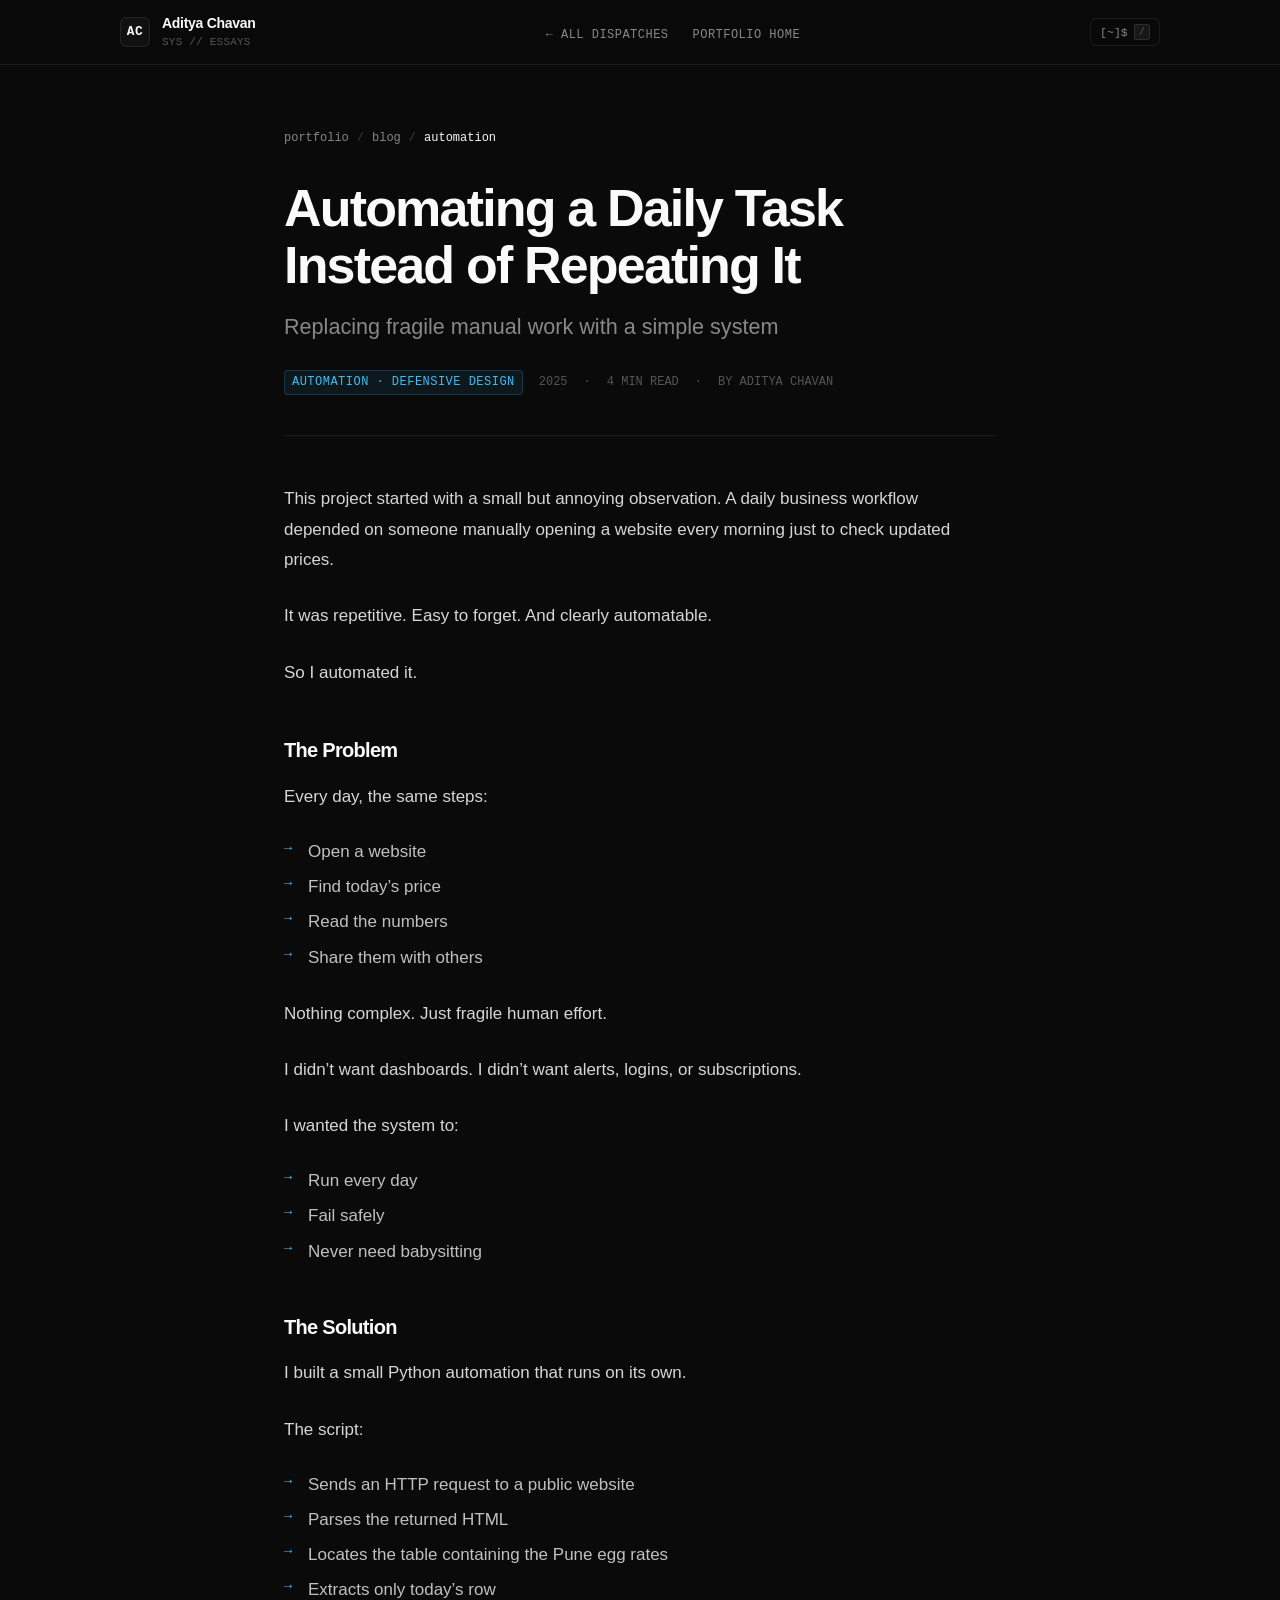
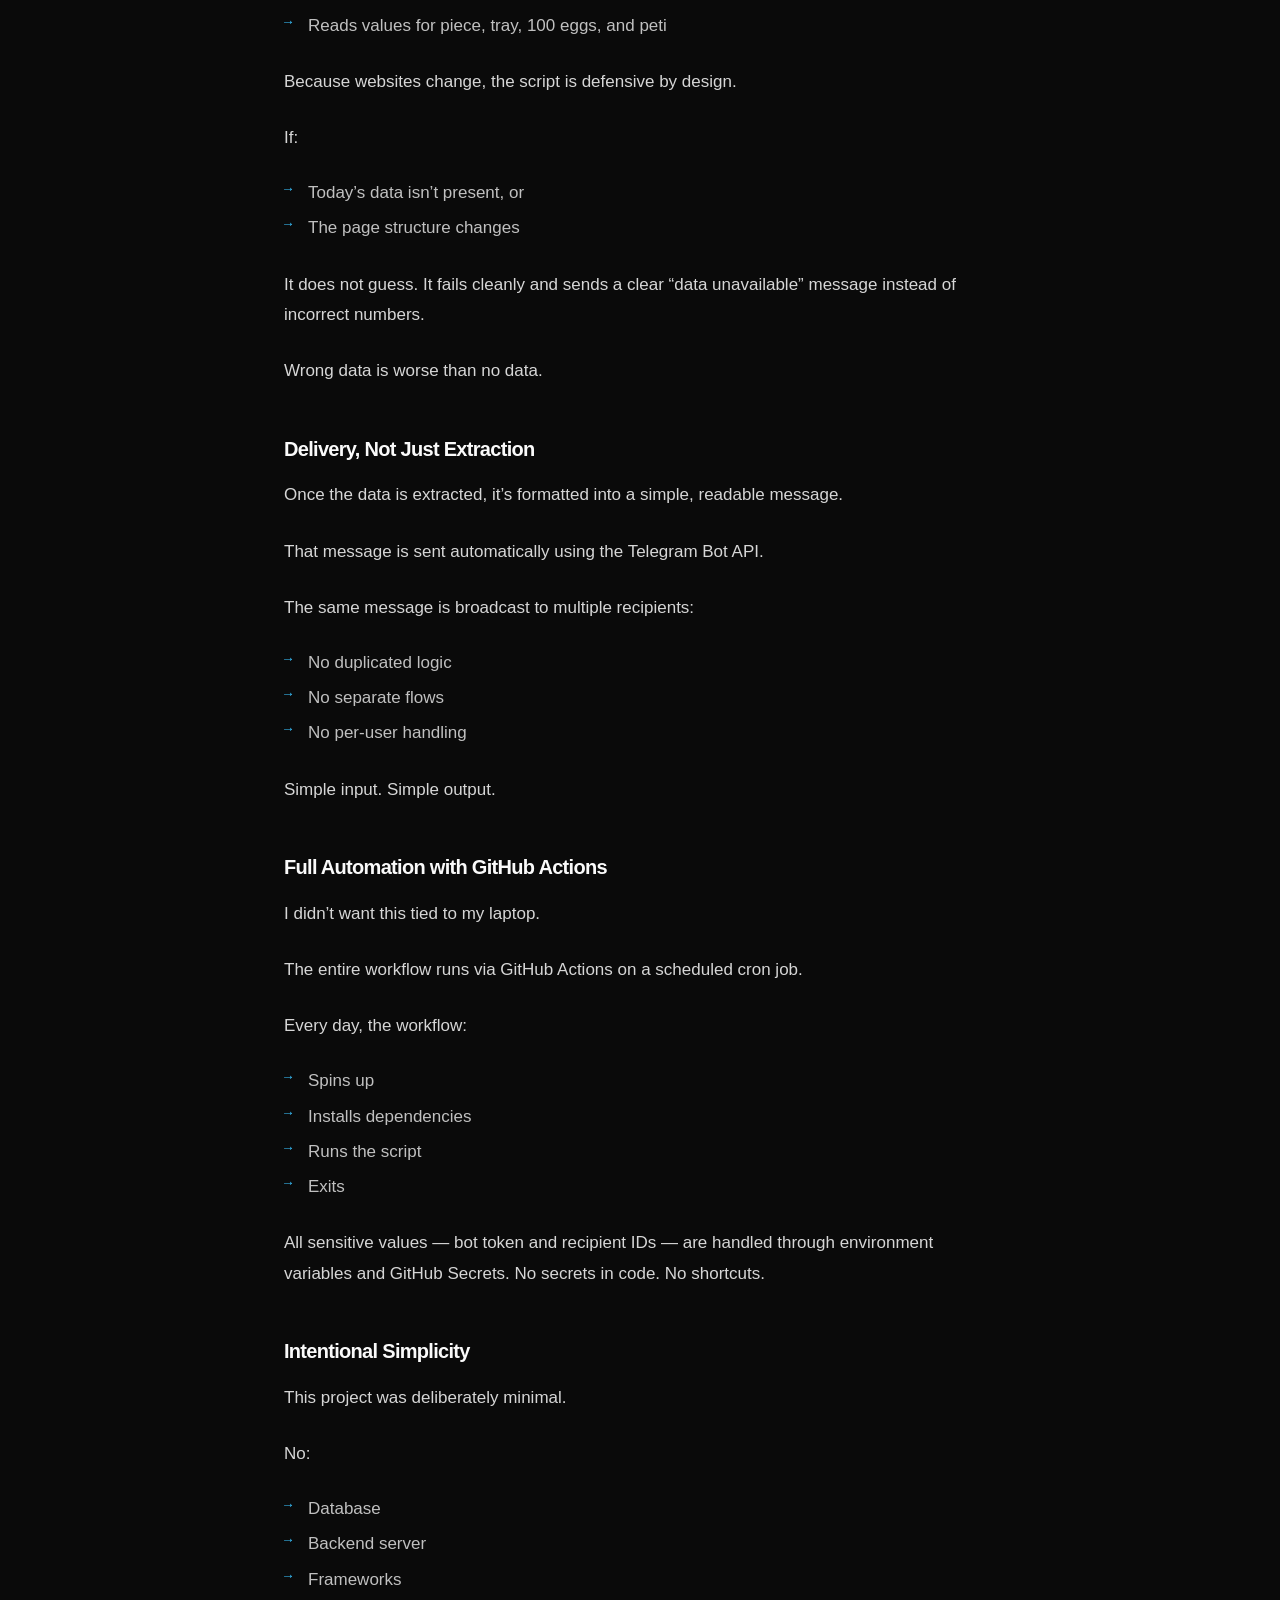
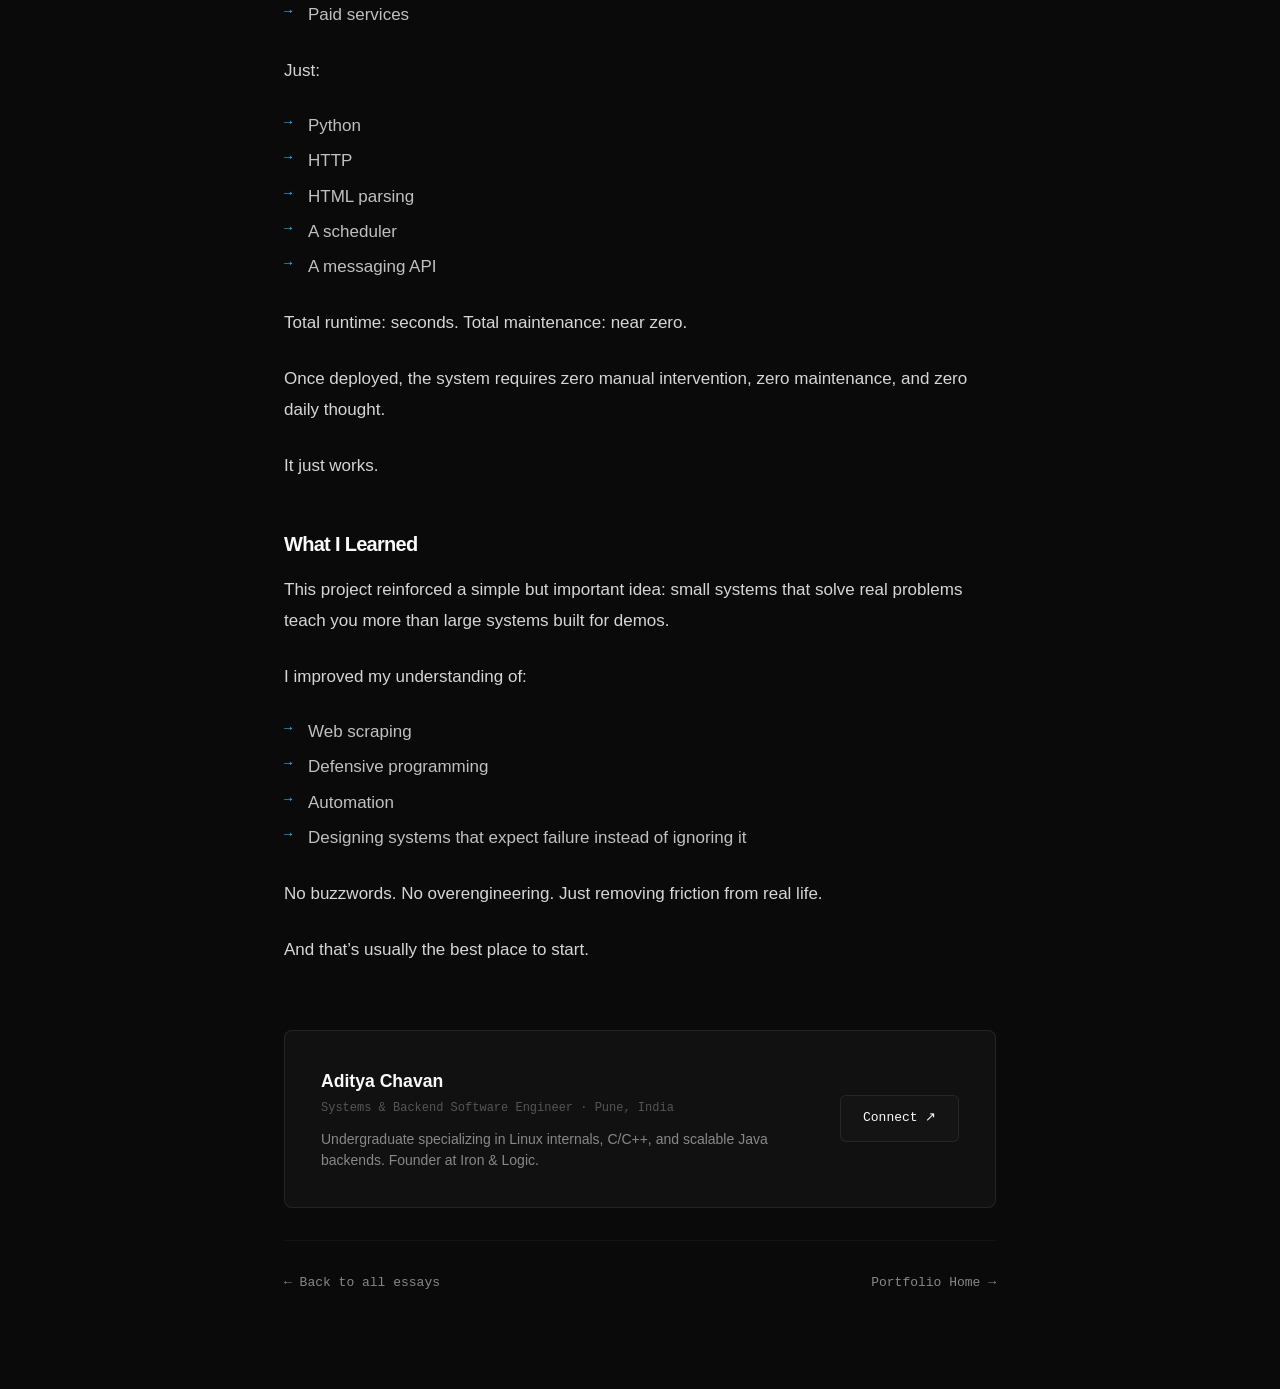
<file: automating-a-daily-task.html>
<!DOCTYPE html>
<html lang="en">
<head>
  <meta charset="UTF-8">
  <meta http-equiv="Content-Type" content="text/html; charset=UTF-8">
  <meta name="viewport" content="width=device-width, initial-scale=1.0">
  <title>Automating a Daily Task Instead of Repeating It &mdash; Aditya Chavan</title>
  
  <!-- Security Directives -->
  <meta http-equiv="X-Content-Type-Options" content="nosniff">
  <meta name="referrer" content="strict-origin-when-cross-origin">
  <meta http-equiv="Content-Security-Policy" content="default-src 'self'; script-src 'self' 'unsafe-inline'; style-src 'self' 'unsafe-inline' https://fonts.googleapis.com; font-src 'self' https://fonts.gstatic.com; img-src 'self' data: https:; connect-src 'self'; base-uri 'self'; form-action 'self';">

  <meta name="description" content="A small automation project that replaces repetitive daily work with a reliable, failure-aware system using Python and GitHub Actions.">
  <meta name="author" content="Aditya Chavan">
  <meta name="theme-color" content="#0A0A0A">
  <meta name="robots" content="index, follow">

  <!-- Open Graph -->
  <meta property="og:type" content="article">
  <meta property="og:url" content="https://aditya8242.github.io/blog/automating-a-daily-task.html">
  <meta property="og:title" content="Automating a Daily Task Instead of Repeating It &mdash; Aditya Chavan">
  <meta property="og:description" content="A small automation project that replaces repetitive daily work with a reliable, failure-aware system.">

  <!-- Twitter -->
  <meta name="twitter:card" content="summary_large_image">
  <meta name="twitter:site" content="@ad1tya24">
  <meta name="twitter:creator" content="@ad1tya24">

  <!-- Favicon -->
  <link rel="icon" type="image/svg+xml" href="../favicon.svg">
  <link rel="icon" type="image/png" href="../favicon.png">

  <!-- Typography: Inter & JetBrains Mono -->
  <link rel="preconnect" href="https://fonts.googleapis.com">
  <link rel="preconnect" href="https://fonts.gstatic.com" crossorigin>
  <link rel="preload" as="style" href="https://fonts.googleapis.com/css2?family=Inter:wght@300;400;500;600;700&family=JetBrains+Mono:ital,wght@0,300;0,400;0,500;0,600;0,700;1,400&display=swap">
  <link rel="stylesheet" href="https://fonts.googleapis.com/css2?family=Inter:wght@300;400;500;600;700&family=JetBrains+Mono:ital,wght@0,300;0,400;0,500;0,600;0,700;1,400&display=swap" media="print" onload="this.media='all'">
  <noscript>
    <link rel="stylesheet" href="https://fonts.googleapis.com/css2?family=Inter:wght@300;400;500;600;700&family=JetBrains+Mono:ital,wght@0,300;0,400;0,500;0,600;0,700;1,400&display=swap">
  </noscript>

  <link rel="stylesheet" href="../styles.css">
</head>
<body>

  <!-- Top Navigation Bar -->
  <header class="site-nav">
    <div class="container">
      <div class="nav-inner">
        <a href="../" class="nav-brand" aria-label="Aditya Chavan Portfolio">
          <span class="brand-monogram">AC</span>
          <div class="brand-meta">
            <span class="brand-name">Aditya Chavan</span>
            <span class="brand-role">SYS // ESSAYS</span>
          </div>
        </a>

        <nav>
          <ul class="nav-links">
            <li><a href="index.html">&larr; All Dispatches</a></li>
            <li><a href="../">Portfolio Home</a></li>
          </ul>
        </nav>

        <div class="nav-controls">
          <button id="open-terminal-btn" class="terminal-trigger-btn" title="Open Interactive Terminal (Press /)">
            <span>[~]$</span>
            <span class="kbd-shortcut">/</span>
          </button>

          <!-- Mobile Navigation Toggle -->
          <button id="mobile-menu-btn" class="mobile-menu-toggle" aria-label="Toggle navigation menu">
            <span class="menu-icon">&#9776;</span>
          </button>
        </div>
      </div>
    </div>

    <!-- Mobile Navigation Drawer -->
    <div id="mobile-nav-drawer" class="mobile-nav-drawer">
      <ul class="mobile-nav-list">
        <li><a href="blog/index.html" class="mobile-nav-link"><span>&larr; All Engineering Dispatches</span><span>&#8598;</span></a></li>
        <li><a href="./index.html" class="mobile-nav-link"><span>01 // Portfolio Home</span><span>&#8599;</span></a></li>
        <li><a href="./index.html#systems" class="mobile-nav-link"><span>02 // Systems &amp; Architecture</span><span>&darr;</span></a></li>
        <li><a href="./index.html#dispatch" class="mobile-nav-link accent"><span>06 // Contact / Dispatch</span><span>&darr;</span></a></li>
      </ul>
    </div>
  </header>

  <!-- Article Viewport -->
  <main class="article-wrapper">
    
    <!-- Breadcrumbs -->
    <nav class="breadcrumb-nav" aria-label="Breadcrumb">
      <a href="../">portfolio</a>
      <span class="breadcrumb-sep">/</span>
      <a href="index.html">blog</a>
      <span class="breadcrumb-sep">/</span>
      <span style="color: var(--text-primary);">automation</span>
    </nav>

    <!-- Article Header -->
    <header class="article-header">
      <h1 class="article-title">Automating a Daily Task Instead of Repeating It</h1>
      <h2 class="article-subtitle">Replacing fragile manual work with a simple system</h2>

      <div class="article-meta-bar">
        <span class="blog-tag">AUTOMATION &middot; DEFENSIVE DESIGN</span>
        <span>2025</span>
        <span>&middot;</span>
        <span>4 MIN READ</span>
        <span>&middot;</span>
        <span>BY ADITYA CHAVAN</span>
      </div>
    </header>

    <!-- Exact Written Article Content Preserved Verbatim -->
    <article class="article-prose">
      <p>
        This project started with a small but annoying observation.
        A daily business workflow depended on someone manually opening a website every morning just to check updated prices.
      </p>

      <p>
        It was repetitive. Easy to forget. And clearly automatable.
      </p>

      <p>
        So I automated it.
      </p>

      <h3>The Problem</h3>

      <p>Every day, the same steps:</p>
      <ul>
        <li>Open a website</li>
        <li>Find today&rsquo;s price</li>
        <li>Read the numbers</li>
        <li>Share them with others</li>
      </ul>

      <p>
        Nothing complex. Just fragile human effort.
      </p>

      <p>
        I didn&rsquo;t want dashboards. I didn&rsquo;t want alerts, logins, or subscriptions.
      </p>

      <p>I wanted the system to:</p>
      <ul>
        <li>Run every day</li>
        <li>Fail safely</li>
        <li>Never need babysitting</li>
      </ul>

      <h3>The Solution</h3>

      <p>
        I built a small Python automation that runs on its own.
      </p>

      <p>The script:</p>
      <ul>
        <li>Sends an HTTP request to a public website</li>
        <li>Parses the returned HTML</li>
        <li>Locates the table containing the Pune egg rates</li>
        <li>Extracts only today&rsquo;s row</li>
        <li>Reads values for piece, tray, 100 eggs, and peti</li>
      </ul>

      <p>
        Because websites change, the script is defensive by design.
      </p>

      <p>If:</p>
      <ul>
        <li>Today&rsquo;s data isn&rsquo;t present, or</li>
        <li>The page structure changes</li>
      </ul>

      <p>
        It does not guess.
        It fails cleanly and sends a clear &ldquo;data unavailable&rdquo; message instead of incorrect numbers.
      </p>

      <p>
        Wrong data is worse than no data.
      </p>

      <h3>Delivery, Not Just Extraction</h3>

      <p>
        Once the data is extracted, it&rsquo;s formatted into a simple, readable message.
      </p>

      <p>
        That message is sent automatically using the Telegram Bot API.
      </p>

      <p>The same message is broadcast to multiple recipients:</p>
      <ul>
        <li>No duplicated logic</li>
        <li>No separate flows</li>
        <li>No per-user handling</li>
      </ul>

      <p>
        Simple input. Simple output.
      </p>

      <h3>Full Automation with GitHub Actions</h3>

      <p>
        I didn&rsquo;t want this tied to my laptop.
      </p>

      <p>
        The entire workflow runs via GitHub Actions on a scheduled cron job.
      </p>

      <p>Every day, the workflow:</p>
      <ul>
        <li>Spins up</li>
        <li>Installs dependencies</li>
        <li>Runs the script</li>
        <li>Exits</li>
      </ul>

      <p>
        All sensitive values &mdash; bot token and recipient IDs &mdash; are handled through environment variables and GitHub Secrets.
        No secrets in code. No shortcuts.
      </p>

      <h3>Intentional Simplicity</h3>

      <p>This project was deliberately minimal.</p>

      <p>No:</p>
      <ul>
        <li>Database</li>
        <li>Backend server</li>
        <li>Frameworks</li>
        <li>Paid services</li>
      </ul>

      <p>Just:</p>
      <ul>
        <li>Python</li>
        <li>HTTP</li>
        <li>HTML parsing</li>
        <li>A scheduler</li>
        <li>A messaging API</li>
      </ul>

      <p>
        Total runtime: seconds.
        Total maintenance: near zero.
      </p>

      <p>
        Once deployed, the system requires zero manual intervention, zero maintenance, and zero daily thought.
      </p>

      <p>
        It just works.
      </p>

      <h3>What I Learned</h3>

      <p>
        This project reinforced a simple but important idea:
        small systems that solve real problems teach you more than large systems built for demos.
      </p>

      <p>I improved my understanding of:</p>
      <ul>
        <li>Web scraping</li>
        <li>Defensive programming</li>
        <li>Automation</li>
        <li>Designing systems that expect failure instead of ignoring it</li>
      </ul>

      <p>
        No buzzwords. No overengineering.
        Just removing friction from real life.
      </p>

      <p>
        And that&rsquo;s usually the best place to start.
      </p>
    </article>

    <!-- Author Card -->
    <div class="article-author-card">
      <div class="author-info">
        <span class="author-name">Aditya Chavan</span>
        <span class="author-role">Systems &amp; Backend Software Engineer &middot; Pune, India</span>
        <p class="author-bio">
          Undergraduate specializing in Linux internals, C/C++, and scalable Java backends. Founder at Iron &amp; Logic.
        </p>
      </div>
      <div>
        <a href="../#dispatch" class="btn btn-secondary">Connect &#8599;</a>
      </div>
    </div>

    <!-- Navigation Footer -->
    <div class="article-nav-footer">
      <a href="index.html">&larr; Back to all essays</a>
      <a href="../">Portfolio Home &rarr;</a>
    </div>

  </main>

  <!-- Terminal Modal Easter Egg -->
  <div id="terminal-modal" class="modal-overlay" role="dialog" aria-modal="true" aria-label="Interactive Terminal Shell">
    <div class="modal-terminal-card">
      <div class="terminal-titlebar">
        <div class="terminal-dots">
          <span class="terminal-dot close" id="modal-close-dot"></span>
          <span class="terminal-dot min"></span>
          <span class="terminal-dot max"></span>
        </div>
        <div class="terminal-title">aditya@arch-pune: ~/blog (sh) &mdash; Press Esc to exit</div>
        <button id="modal-close-btn" class="modal-close-btn" aria-label="Close terminal">&#10005; Close</button>
      </div>
      <div class="terminal-body" id="modal-term-body" style="overflow-y:auto;flex:1;">
        <div class="term-output" id="modal-term-output"></div>
        <div class="term-prompt-line">
          <span class="term-prompt">aditya@arch-pune:~$</span>
          <input type="text" id="modal-term-input" class="term-input" spellcheck="false" autocomplete="off" aria-label="Interactive Command Input">
        </div>
      </div>
    </div>
  </div>

  <script src="../terminal.js"></script>
  <script>
    (function() {
      'use strict';
      const openTerminalBtn = document.getElementById('open-terminal-btn');
      const modal = document.getElementById('terminal-modal');
      const modalCloseBtn = document.getElementById('modal-close-btn');
      const modalCloseDot = document.getElementById('modal-close-dot');
      const modalInput = document.getElementById('modal-term-input');
      const modalOutput = document.getElementById('modal-term-output');
      const modalBody = document.getElementById('modal-term-body');

      let modalTerminal = null;

      function openModalTerminal() {
        modal.classList.add('open');
        if (!modalTerminal) {
          modalTerminal = new window.TerminalEngine(
            modalBody,
            modalInput,
            modalOutput,
            () => closeModalTerminal(),
            () => closeModalTerminal()
          );
        }
        setTimeout(() => modalInput.focus(), 50);
      }

      function closeModalTerminal() {
        modal.classList.remove('open');
      }

      openTerminalBtn.addEventListener('click', openModalTerminal);
      modalCloseBtn.addEventListener('click', closeModalTerminal);
      modalCloseDot.addEventListener('click', closeModalTerminal);

      modal.addEventListener('click', (e) => {
        if (e.target === modal) closeModalTerminal();
      });

      document.addEventListener('keydown', (e) => {
        if (e.key === '/' && document.activeElement !== modalInput && document.activeElement.tagName !== 'INPUT' && document.activeElement.tagName !== 'TEXTAREA') {
          e.preventDefault();
          openModalTerminal();
        } else if (e.key === 'Escape' && modal.classList.contains('open')) {
          closeModalTerminal();
        }
      });
    })();
  </script>

  <script>
    const mBtn = document.getElementById('mobile-menu-btn');
    const mDrawer = document.getElementById('mobile-nav-drawer');
    if (mBtn && mDrawer) {
      mBtn.addEventListener('click', () => {
        const isOpen = mDrawer.classList.toggle('open');
        const iconSpan = mBtn.querySelector('.menu-icon');
        if (iconSpan) iconSpan.textContent = isOpen ? '&#10005;' : '&#9776;';
      });
      mDrawer.querySelectorAll('.mobile-nav-link').forEach(link => {
        link.addEventListener('click', () => {
          mDrawer.classList.remove('open');
          const iconSpan = mBtn.querySelector('.menu-icon');
          if (iconSpan) iconSpan.textContent = '&#9776;';
        });
      });
    }
  </script>
</body>
</html>
</file>
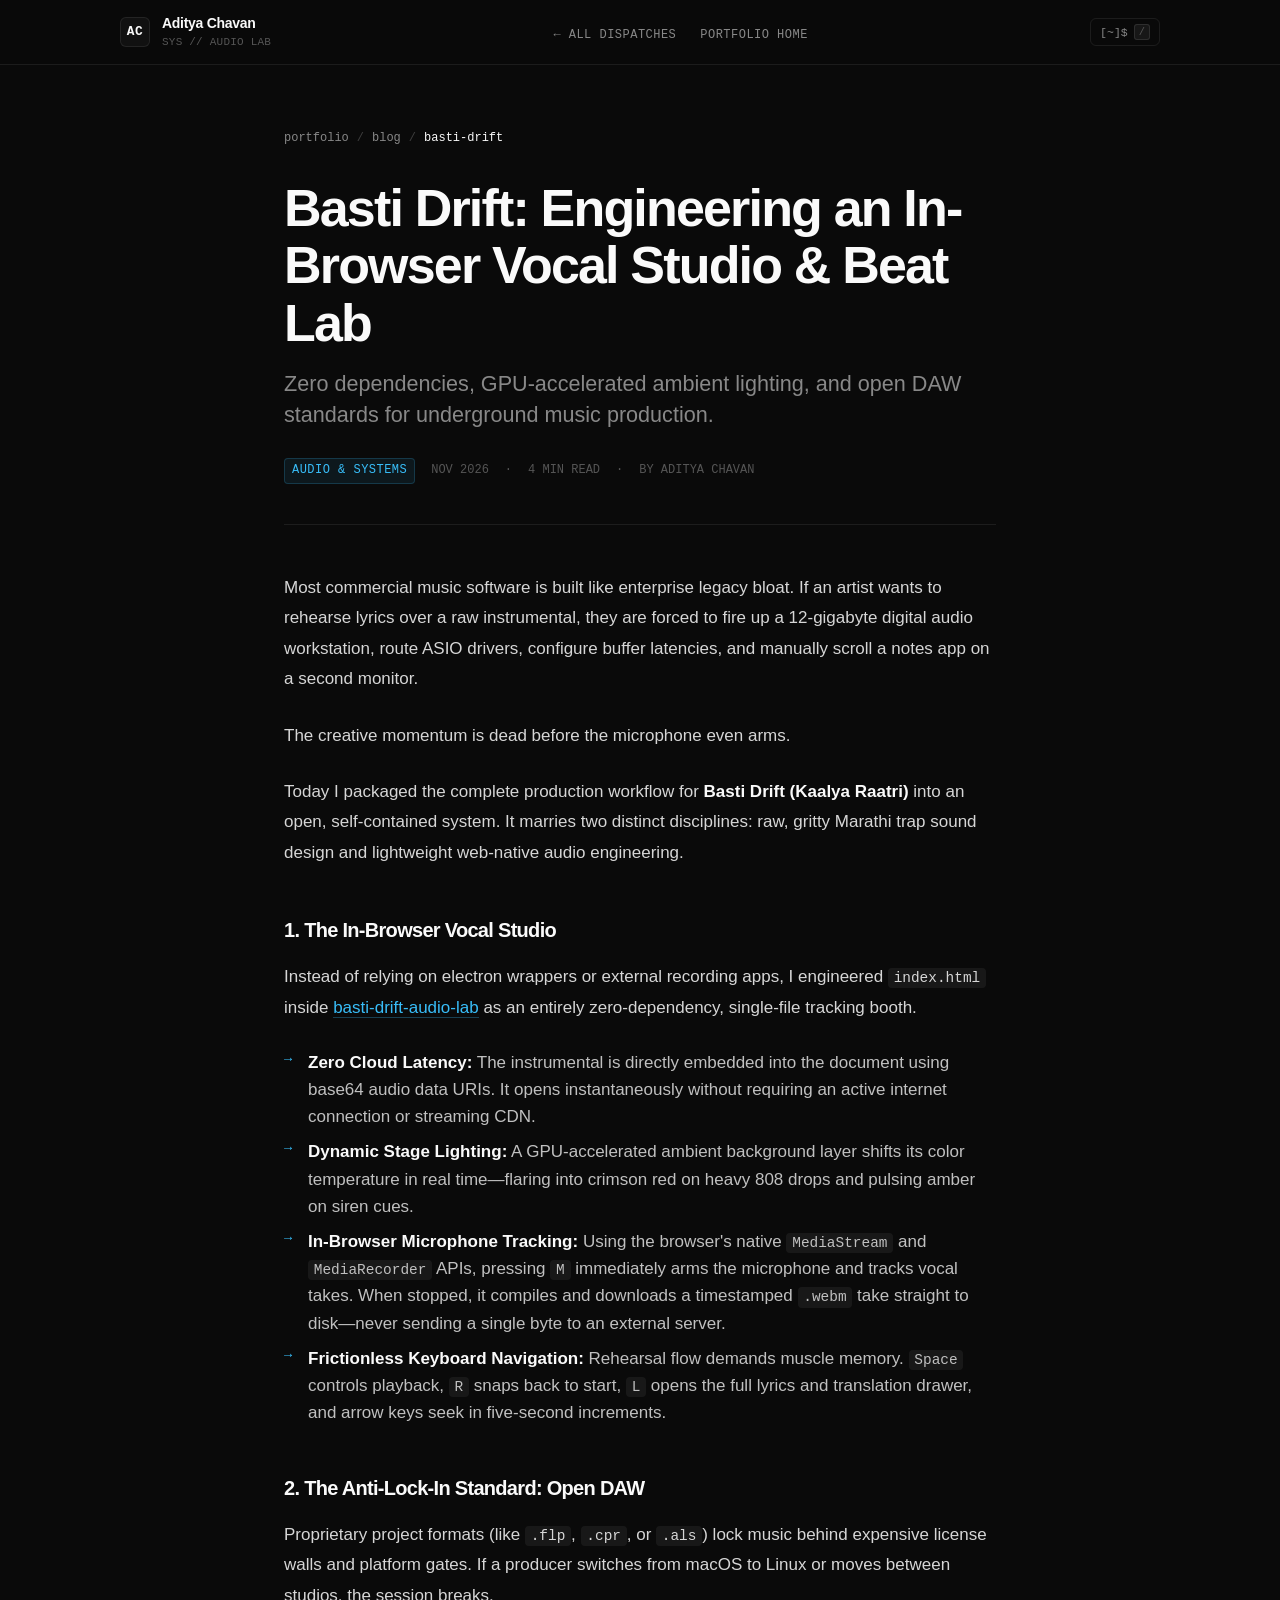
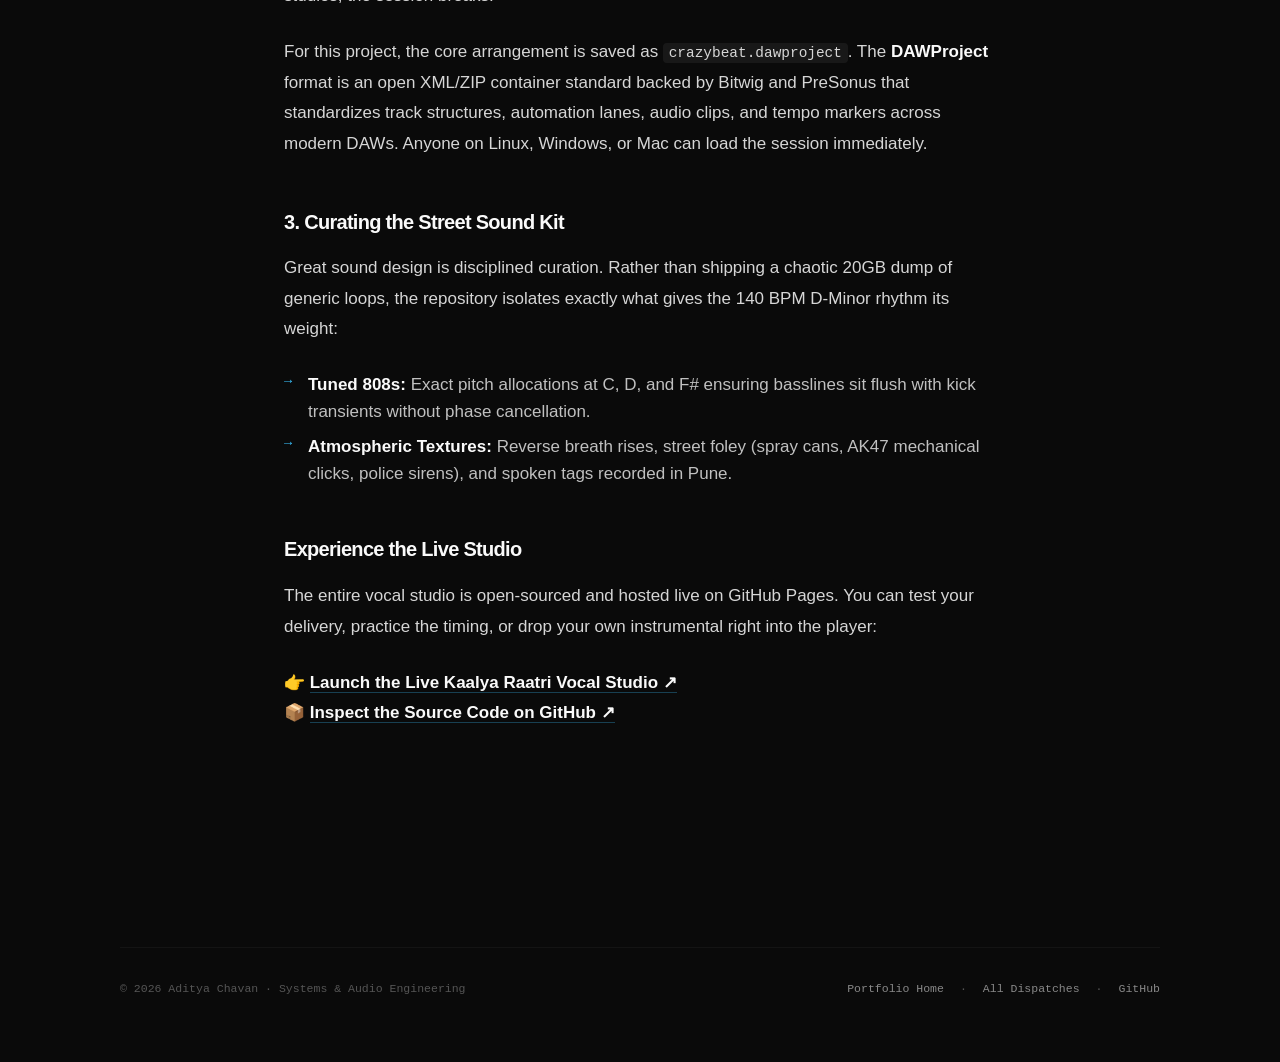
<file: basti-drift-audio-lab.html>
<!DOCTYPE html>
<html lang="en">
<head>
  <meta charset="UTF-8">
  <meta http-equiv="Content-Type" content="text/html; charset=UTF-8">
  <meta name="viewport" content="width=device-width, initial-scale=1.0">
  <title>Basti Drift: Engineering an In-Browser Vocal Studio & Beat Lab &mdash; Aditya Chavan</title>
  
  <!-- Security Directives -->
  <meta http-equiv="X-Content-Type-Options" content="nosniff">
  <meta name="referrer" content="strict-origin-when-cross-origin">
  <meta http-equiv="Content-Security-Policy" content="default-src 'self'; script-src 'self' 'unsafe-inline'; style-src 'self' 'unsafe-inline' https://fonts.googleapis.com; font-src 'self' https://fonts.gstatic.com; img-src 'self' data: https:; connect-src 'self'; base-uri 'self'; form-action 'self';">

  <meta name="description" content="Building zero-dependency Web Audio tools, GPU-accelerated responsive ambient lighting, and open DAW standards for underground music production.">
  <meta name="author" content="Aditya Chavan">
  <meta name="theme-color" content="#0A0A0A">
  <meta name="robots" content="index, follow">

  <!-- Open Graph -->
  <meta property="og:type" content="article">
  <meta property="og:url" content="https://aditya8242.github.io/blog/basti-drift-audio-lab.html">
  <meta property="og:title" content="Basti Drift: Engineering an In-Browser Vocal Studio & Beat Lab &mdash; Aditya Chavan">
  <meta property="og:description" content="Zero dependencies, GPU-accelerated ambient lighting, and open DAW standards for underground music production.">

  <!-- Twitter -->
  <meta name="twitter:card" content="summary_large_image">
  <meta name="twitter:site" content="@ad1tya24">
  <meta name="twitter:creator" content="@ad1tya24">

  <!-- Favicon -->
  <link rel="icon" type="image/svg+xml" href="../favicon.svg">
  <link rel="icon" type="image/png" href="../favicon.png">

  <!-- Typography: Inter & JetBrains Mono -->
  <link rel="preconnect" href="https://fonts.googleapis.com">
  <link rel="preconnect" href="https://fonts.gstatic.com" crossorigin>
  <link rel="preload" as="style" href="https://fonts.googleapis.com/css2?family=Inter:wght@300;400;500;600;700&family=JetBrains+Mono:ital,wght@0,300;0,400;0,500;0,600;0,700;1,400&display=swap">
  <link rel="stylesheet" href="https://fonts.googleapis.com/css2?family=Inter:wght@300;400;500;600;700&family=JetBrains+Mono:ital,wght@0,300;0,400;0,500;0,600;0,700;1,400&display=swap" media="print" onload="this.media='all'">
  <noscript>
    <link rel="stylesheet" href="https://fonts.googleapis.com/css2?family=Inter:wght@300;400;500;600;700&family=JetBrains+Mono:ital,wght@0,300;0,400;0,500;0,600;0,700;1,400&display=swap">
  </noscript>

  <link rel="stylesheet" href="../styles.css">
</head>
<body>

  <!-- Top Navigation Bar -->
  <header class="site-nav">
    <div class="container">
      <div class="nav-inner">
        <a href="../" class="nav-brand" aria-label="Aditya Chavan Portfolio">
          <span class="brand-monogram">AC</span>
          <div class="brand-meta">
            <span class="brand-name">Aditya Chavan</span>
            <span class="brand-role">SYS // AUDIO LAB</span>
          </div>
        </a>

        <nav>
          <ul class="nav-links">
            <li><a href="index.html">&larr; All Dispatches</a></li>
            <li><a href="../">Portfolio Home</a></li>
          </ul>
        </nav>

        <div class="nav-controls">
          <button id="open-terminal-btn" class="terminal-trigger-btn" title="Open Interactive Terminal (Press /)">
            <span>[~]$</span>
            <span class="kbd-shortcut">/</span>
          </button>

          <button id="mobile-menu-btn" class="mobile-menu-toggle" aria-label="Toggle navigation menu">
            <span class="menu-icon">&#9776;</span>
          </button>
        </div>
      </div>
    </div>

    <!-- Mobile Navigation Drawer -->
    <div id="mobile-nav-drawer" class="mobile-nav-drawer">
      <ul class="mobile-nav-list">
        <li><a href="index.html" class="mobile-nav-link"><span>&larr; All Engineering Dispatches</span><span>&#8598;</span></a></li>
        <li><a href="../index.html" class="mobile-nav-link"><span>01 // Portfolio Home</span><span>&#8599;</span></a></li>
        <li><a href="../index.html#systems" class="mobile-nav-link"><span>02 // Systems &amp; Architecture</span><span>&darr;</span></a></li>
        <li><a href="../index.html#dispatch" class="mobile-nav-link accent"><span>06 // Contact / Dispatch</span><span>&darr;</span></a></li>
      </ul>
    </div>
  </header>

  <!-- Article Viewport -->
  <main class="article-wrapper">
    
    <!-- Breadcrumbs -->
    <nav class="breadcrumb-nav" aria-label="Breadcrumb">
      <a href="../">portfolio</a>
      <span class="breadcrumb-sep">/</span>
      <a href="index.html">blog</a>
      <span class="breadcrumb-sep">/</span>
      <span style="color: var(--text-primary);">basti-drift</span>
    </nav>

    <!-- Article Header -->
    <header class="article-header">
      <h1 class="article-title">Basti Drift: Engineering an In-Browser Vocal Studio & Beat Lab</h1>
      <h2 class="article-subtitle">Zero dependencies, GPU-accelerated ambient lighting, and open DAW standards for underground music production.</h2>

      <div class="article-meta-bar">
        <span class="blog-tag">AUDIO &amp; SYSTEMS</span>
        <span>NOV 2026</span>
        <span>&middot;</span>
        <span>4 MIN READ</span>
        <span>&middot;</span>
        <span>BY ADITYA CHAVAN</span>
      </div>
    </header>

    <!-- Article Content -->
    <article class="article-prose">
      <p>
        Most commercial music software is built like enterprise legacy bloat. If an artist wants to rehearse lyrics over a raw instrumental, they are forced to fire up a 12-gigabyte digital audio workstation, route ASIO drivers, configure buffer latencies, and manually scroll a notes app on a second monitor.
      </p>

      <p>
        The creative momentum is dead before the microphone even arms.
      </p>

      <p>
        Today I packaged the complete production workflow for <strong>Basti Drift (Kaalya Raatri)</strong> into an open, self-contained system. It marries two distinct disciplines: raw, gritty Marathi trap sound design and lightweight web-native audio engineering.
      </p>

      <h3>1. The In-Browser Vocal Studio</h3>

      <p>
        Instead of relying on electron wrappers or external recording apps, I engineered <code>index.html</code> inside <a href="https://github.com/aditya8242/basti-drift-audio-lab" target="_blank" rel="noopener noreferrer">basti-drift-audio-lab</a> as an entirely zero-dependency, single-file tracking booth.
      </p>

      <ul>
        <li><strong>Zero Cloud Latency:</strong> The instrumental is directly embedded into the document using base64 audio data URIs. It opens instantaneously without requiring an active internet connection or streaming CDN.</li>
        <li><strong>Dynamic Stage Lighting:</strong> A GPU-accelerated ambient background layer shifts its color temperature in real time&mdash;flaring into crimson red on heavy 808 drops and pulsing amber on siren cues.</li>
        <li><strong>In-Browser Microphone Tracking:</strong> Using the browser's native <code>MediaStream</code> and <code>MediaRecorder</code> APIs, pressing <code>M</code> immediately arms the microphone and tracks vocal takes. When stopped, it compiles and downloads a timestamped <code>.webm</code> take straight to disk&mdash;never sending a single byte to an external server.</li>
        <li><strong>Frictionless Keyboard Navigation:</strong> Rehearsal flow demands muscle memory. <code>Space</code> controls playback, <code>R</code> snaps back to start, <code>L</code> opens the full lyrics and translation drawer, and arrow keys seek in five-second increments.</li>
      </ul>

      <h3>2. The Anti-Lock-In Standard: Open DAW</h3>

      <p>
        Proprietary project formats (like <code>.flp</code>, <code>.cpr</code>, or <code>.als</code>) lock music behind expensive license walls and platform gates. If a producer switches from macOS to Linux or moves between studios, the session breaks.
      </p>

      <p>
        For this project, the core arrangement is saved as <code>crazybeat.dawproject</code>. The <strong>DAWProject</strong> format is an open XML/ZIP container standard backed by Bitwig and PreSonus that standardizes track structures, automation lanes, audio clips, and tempo markers across modern DAWs. Anyone on Linux, Windows, or Mac can load the session immediately.
      </p>

      <h3>3. Curating the Street Sound Kit</h3>

      <p>
        Great sound design is disciplined curation. Rather than shipping a chaotic 20GB dump of generic loops, the repository isolates exactly what gives the 140 BPM D-Minor rhythm its weight:
      </p>

      <ul>
        <li><strong>Tuned 808s:</strong> Exact pitch allocations at C, D, and F# ensuring basslines sit flush with kick transients without phase cancellation.</li>
        <li><strong>Atmospheric Textures:</strong> Reverse breath rises, street foley (spray cans, AK47 mechanical clicks, police sirens), and spoken tags recorded in Pune.</li>
      </ul>

      <h3>Experience the Live Studio</h3>

      <p>
        The entire vocal studio is open-sourced and hosted live on GitHub Pages. You can test your delivery, practice the timing, or drop your own instrumental right into the player:
      </p>

      <p>
        👉 <a href="https://aditya8242.github.io/basti-drift-audio-lab/" target="_blank" rel="noopener noreferrer"><strong>Launch the Live Kaalya Raatri Vocal Studio &#8599;</strong></a><br>
        📦 <a href="https://github.com/aditya8242/basti-drift-audio-lab" target="_blank" rel="noopener noreferrer"><strong>Inspect the Source Code on GitHub &#8599;</strong></a>
      </p>

    </article>

  </main>

  <!-- Section: Footer -->
  <footer id="dispatch" class="footer-dispatch">
    <div class="container">
      <div class="footer-bottom-bar">
        <div>
          <span>&copy; 2026 Aditya Chavan &middot; Systems &amp; Audio Engineering</span>
        </div>
        <div style="display:flex;gap:1rem;">
          <a href="../" style="color:var(--text-secondary);text-decoration:none;">Portfolio Home</a>
          <span>&middot;</span>
          <a href="index.html" style="color:var(--text-secondary);text-decoration:none;">All Dispatches</a>
          <span>&middot;</span>
          <a href="https://github.com/aditya8242" target="_blank" rel="noopener noreferrer" style="color:var(--text-secondary);text-decoration:none;">GitHub</a>
        </div>
      </div>
    </div>
  </footer>

  <!-- Modal Terminal Shell -->
  <div id="terminal-modal" class="modal-overlay" role="dialog" aria-modal="true" aria-label="Interactive Terminal Shell">
    <div class="modal-terminal-card">
      <div class="terminal-titlebar">
        <div class="terminal-dots">
          <span class="terminal-dot close" id="modal-close-dot"></span>
          <span class="terminal-dot min"></span>
          <span class="terminal-dot max"></span>
        </div>
        <div class="terminal-title">aditya@arch-pune: ~/blog (sh) &mdash; Press Esc to exit</div>
        <button id="modal-close-btn" class="modal-close-btn" aria-label="Close terminal">&#10005; Close</button>
      </div>
      <div class="terminal-body" id="modal-term-body" style="overflow-y:auto;flex:1;">
        <div class="term-output" id="modal-term-output"></div>
        <div class="term-prompt-line">
          <span class="term-prompt">aditya@arch-pune:~/blog$</span>
          <input type="text" id="modal-term-input" class="term-input" spellcheck="false" autocomplete="off" aria-label="Interactive Command Input">
        </div>
      </div>
    </div>
  </div>

  <script src="../terminal.js"></script>
</body>
</html>
</file>
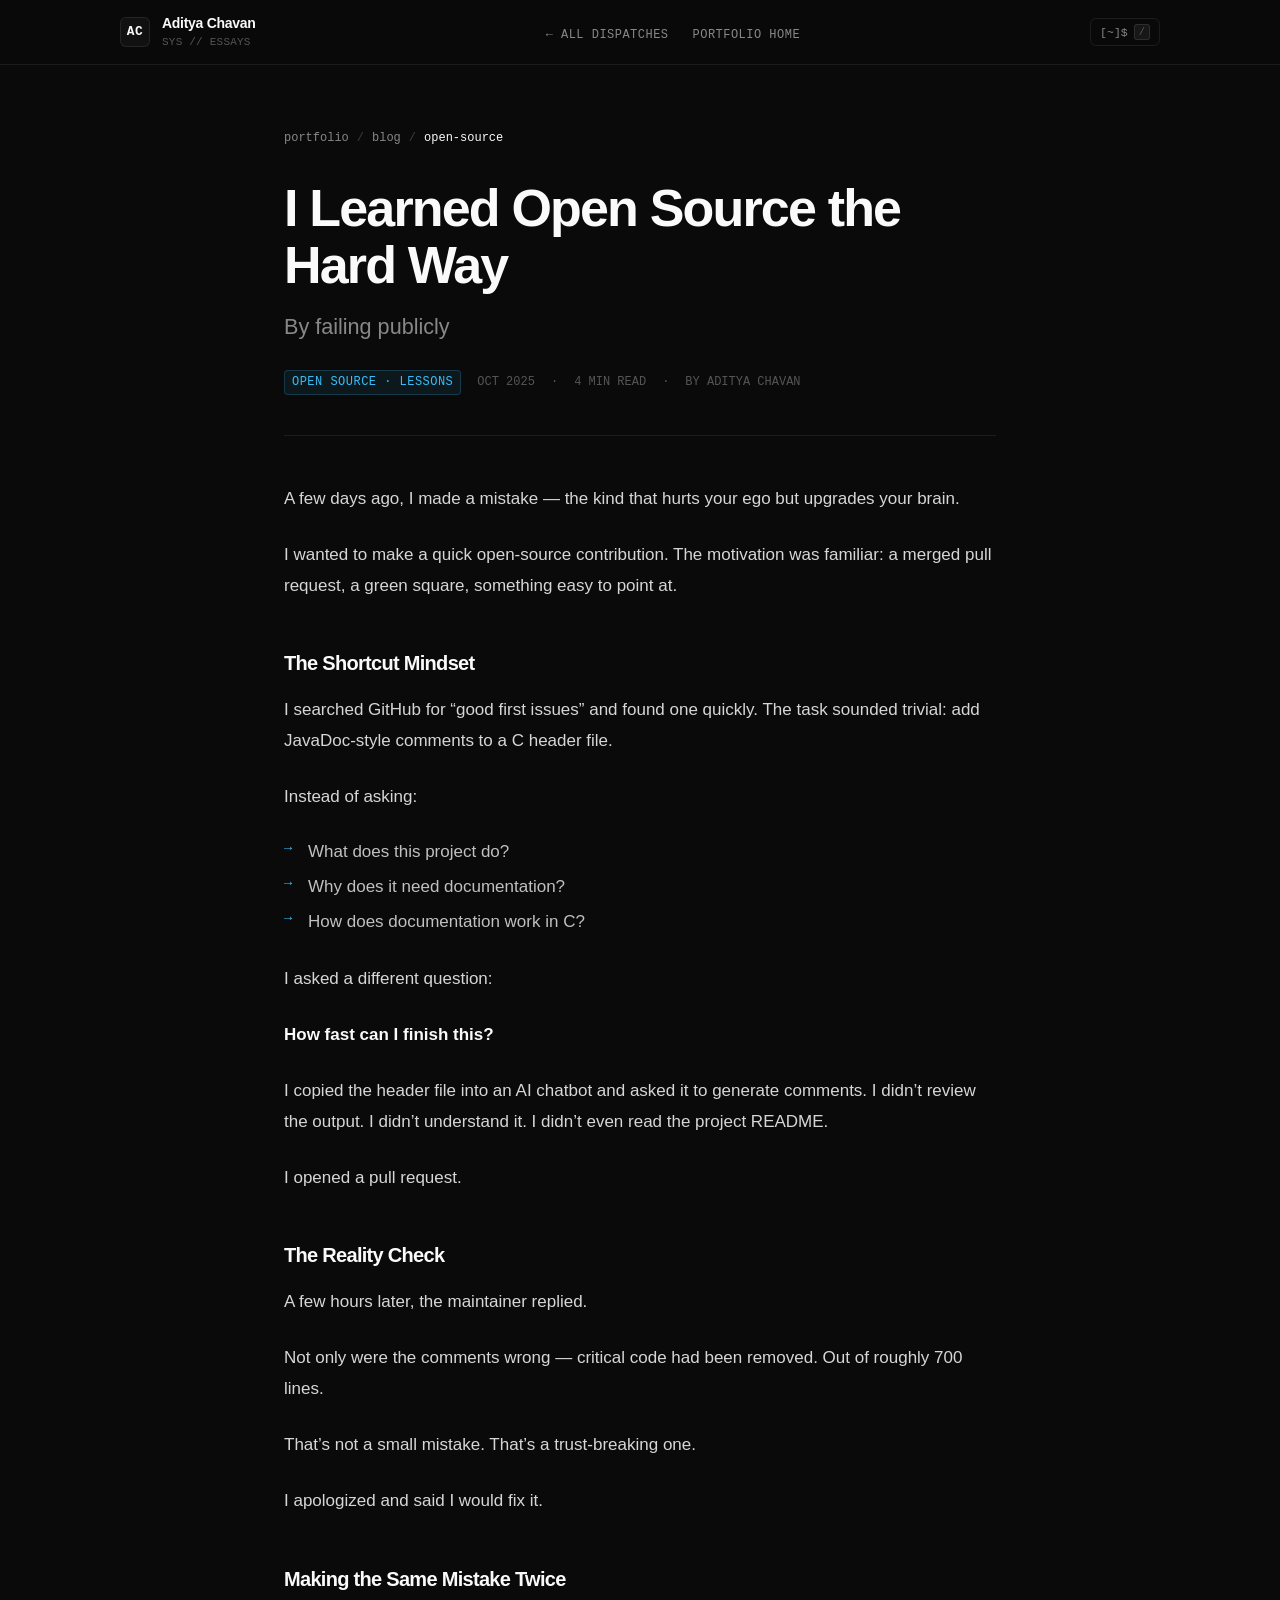
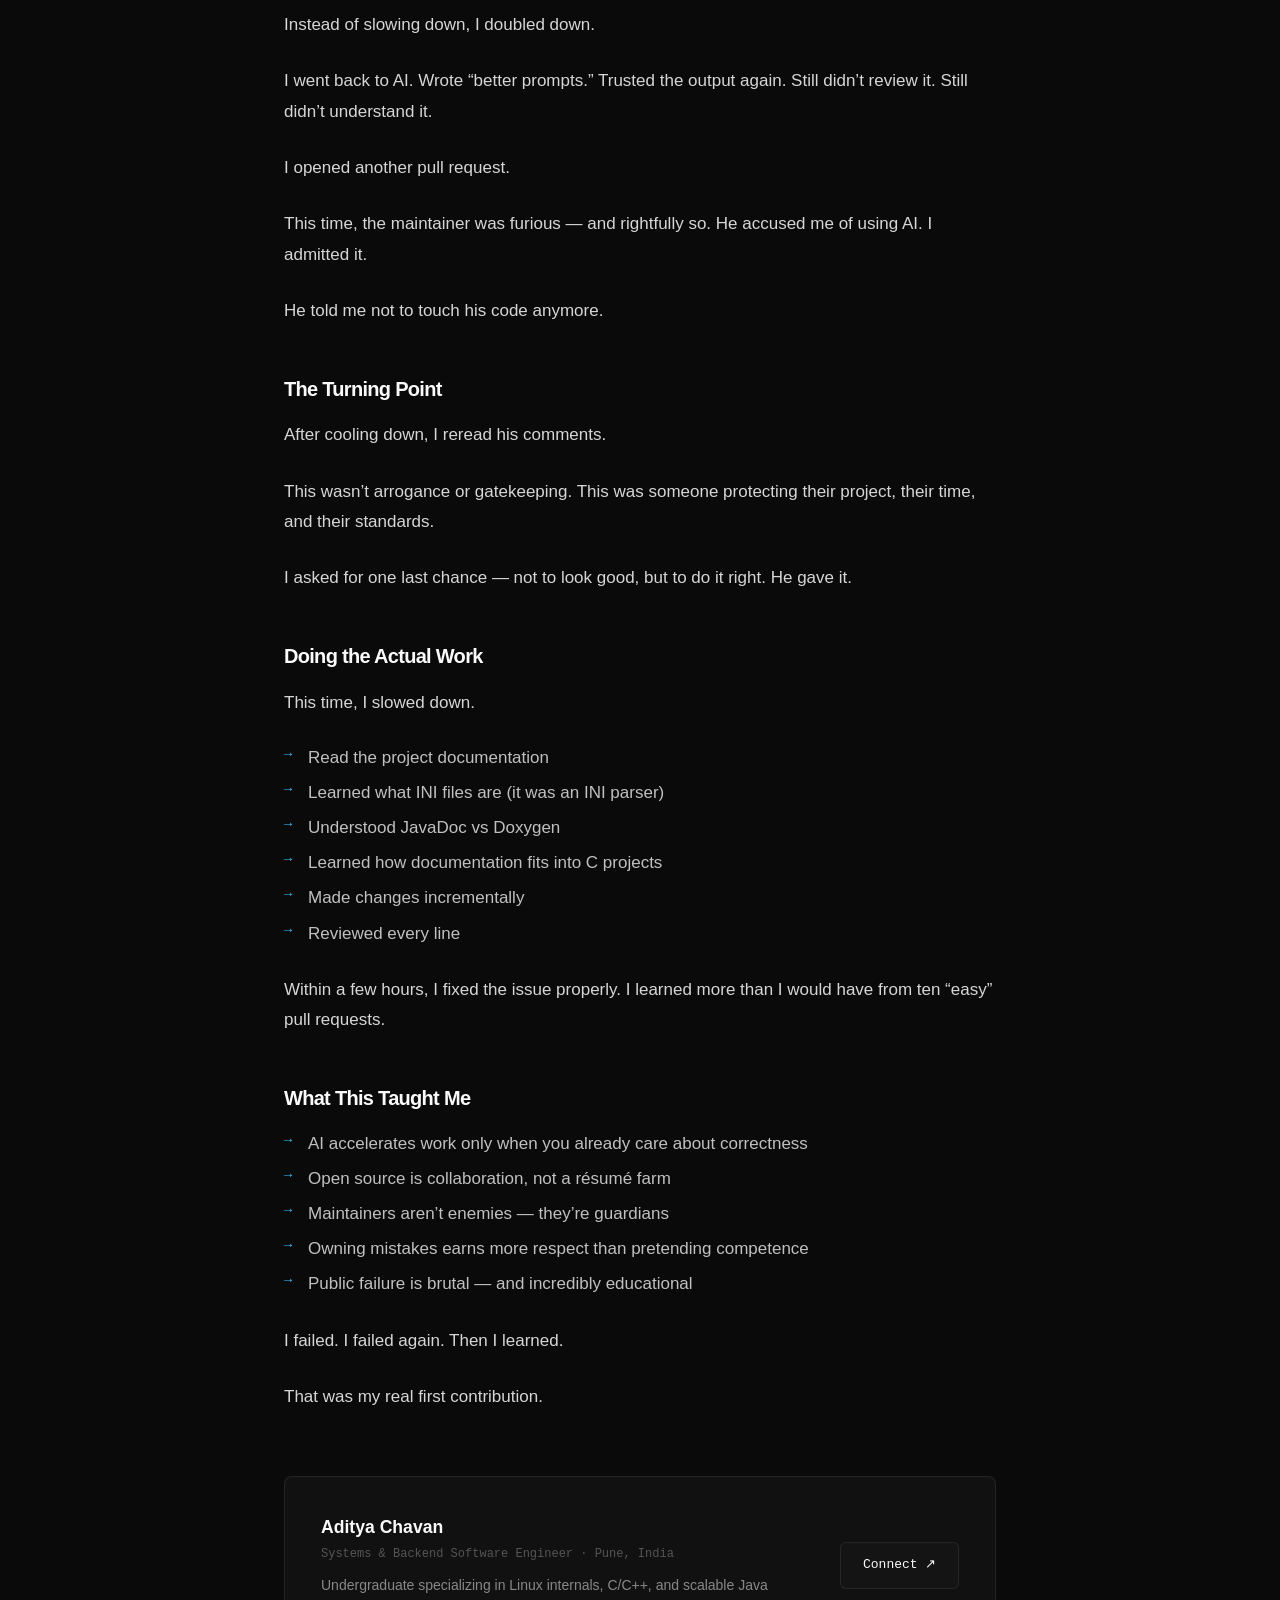
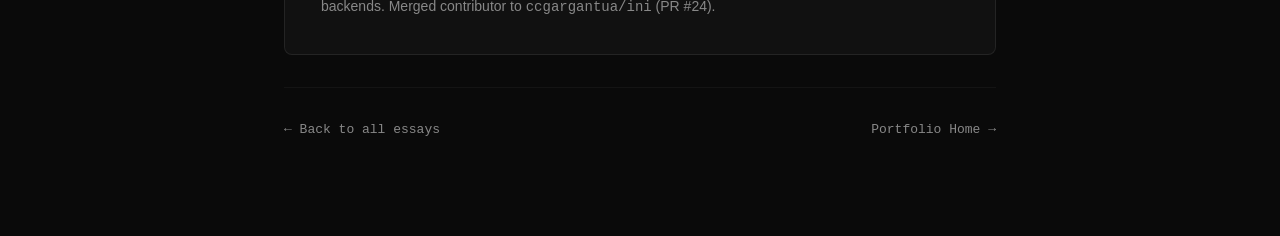
<file: learned-open-source-the-hard-way.html>
<!DOCTYPE html>
<html lang="en">
<head>
  <meta charset="UTF-8">
  <meta http-equiv="Content-Type" content="text/html; charset=UTF-8">
  <meta name="viewport" content="width=device-width, initial-scale=1.0">
  <title>I Learned Open Source the Hard Way &mdash; Aditya Chavan</title>
  
  <!-- Security Directives -->
  <meta http-equiv="X-Content-Type-Options" content="nosniff">
  <meta name="referrer" content="strict-origin-when-cross-origin">
  <meta http-equiv="Content-Security-Policy" content="default-src 'self'; script-src 'self' 'unsafe-inline'; style-src 'self' 'unsafe-inline' https://fonts.googleapis.com; font-src 'self' https://fonts.gstatic.com; img-src 'self' data: https:; connect-src 'self'; base-uri 'self'; form-action 'self';">

  <meta name="description" content="A firsthand account of failing publicly in open source and learning the real value of ownership, correctness, and trust.">
  <meta name="author" content="Aditya Chavan">
  <meta name="theme-color" content="#0A0A0A">
  <meta name="robots" content="index, follow">

  <!-- Open Graph -->
  <meta property="og:type" content="article">
  <meta property="og:url" content="https://aditya8242.github.io/blog/learned-open-source-the-hard-way.html">
  <meta property="og:title" content="I Learned Open Source the Hard Way &mdash; Aditya Chavan">
  <meta property="og:description" content="A firsthand account of failing publicly in open source and learning the real value of ownership, correctness, and trust.">

  <!-- Twitter -->
  <meta name="twitter:card" content="summary_large_image">
  <meta name="twitter:site" content="@ad1tya24">
  <meta name="twitter:creator" content="@ad1tya24">

  <!-- Favicon -->
  <link rel="icon" type="image/svg+xml" href="../favicon.svg">
  <link rel="icon" type="image/png" href="../favicon.png">

  <!-- Typography: Inter & JetBrains Mono -->
  <link rel="preconnect" href="https://fonts.googleapis.com">
  <link rel="preconnect" href="https://fonts.gstatic.com" crossorigin>
  <link rel="preload" as="style" href="https://fonts.googleapis.com/css2?family=Inter:wght@300;400;500;600;700&family=JetBrains+Mono:ital,wght@0,300;0,400;0,500;0,600;0,700;1,400&display=swap">
  <link rel="stylesheet" href="https://fonts.googleapis.com/css2?family=Inter:wght@300;400;500;600;700&family=JetBrains+Mono:ital,wght@0,300;0,400;0,500;0,600;0,700;1,400&display=swap" media="print" onload="this.media='all'">
  <noscript>
    <link rel="stylesheet" href="https://fonts.googleapis.com/css2?family=Inter:wght@300;400;500;600;700&family=JetBrains+Mono:ital,wght@0,300;0,400;0,500;0,600;0,700;1,400&display=swap">
  </noscript>

  <link rel="stylesheet" href="../styles.css">
</head>
<body>

  <!-- Top Navigation Bar -->
  <header class="site-nav">
    <div class="container">
      <div class="nav-inner">
        <a href="../" class="nav-brand" aria-label="Aditya Chavan Portfolio">
          <span class="brand-monogram">AC</span>
          <div class="brand-meta">
            <span class="brand-name">Aditya Chavan</span>
            <span class="brand-role">SYS // ESSAYS</span>
          </div>
        </a>

        <nav>
          <ul class="nav-links">
            <li><a href="index.html">&larr; All Dispatches</a></li>
            <li><a href="../">Portfolio Home</a></li>
          </ul>
        </nav>

        <div class="nav-controls">
          <button id="open-terminal-btn" class="terminal-trigger-btn" title="Open Interactive Terminal (Press /)">
            <span>[~]$</span>
            <span class="kbd-shortcut">/</span>
          </button>

          <!-- Mobile Navigation Toggle -->
          <button id="mobile-menu-btn" class="mobile-menu-toggle" aria-label="Toggle navigation menu">
            <span class="menu-icon">&#9776;</span>
          </button>
        </div>
      </div>
    </div>

    <!-- Mobile Navigation Drawer -->
    <div id="mobile-nav-drawer" class="mobile-nav-drawer">
      <ul class="mobile-nav-list">
        <li><a href="blog/index.html" class="mobile-nav-link"><span>&larr; All Engineering Dispatches</span><span>&#8598;</span></a></li>
        <li><a href="./index.html" class="mobile-nav-link"><span>01 // Portfolio Home</span><span>&#8599;</span></a></li>
        <li><a href="./index.html#systems" class="mobile-nav-link"><span>02 // Systems &amp; Architecture</span><span>&darr;</span></a></li>
        <li><a href="./index.html#dispatch" class="mobile-nav-link accent"><span>06 // Contact / Dispatch</span><span>&darr;</span></a></li>
      </ul>
    </div>
  </header>

  <!-- Article Viewport -->
  <main class="article-wrapper">
    
    <!-- Breadcrumbs -->
    <nav class="breadcrumb-nav" aria-label="Breadcrumb">
      <a href="../">portfolio</a>
      <span class="breadcrumb-sep">/</span>
      <a href="index.html">blog</a>
      <span class="breadcrumb-sep">/</span>
      <span style="color: var(--text-primary);">open-source</span>
    </nav>

    <!-- Article Header -->
    <header class="article-header">
      <h1 class="article-title">I Learned Open Source the Hard Way</h1>
      <h2 class="article-subtitle">By failing publicly</h2>

      <div class="article-meta-bar">
        <span class="blog-tag">OPEN SOURCE &middot; LESSONS</span>
        <span>OCT 2025</span>
        <span>&middot;</span>
        <span>4 MIN READ</span>
        <span>&middot;</span>
        <span>BY ADITYA CHAVAN</span>
      </div>
    </header>

    <!-- Exact Written Article Content Preserved Verbatim -->
    <article class="article-prose">
      <p>
        A few days ago, I made a mistake &mdash; the kind that hurts your ego but upgrades your brain.
      </p>

      <p>
        I wanted to make a quick open-source contribution. The motivation was familiar:
        a merged pull request, a green square, something easy to point at.
      </p>

      <h3>The Shortcut Mindset</h3>

      <p>
        I searched GitHub for &ldquo;good first issues&rdquo; and found one quickly.
        The task sounded trivial: add JavaDoc-style comments to a C header file.
      </p>

      <p>Instead of asking:</p>
      <ul>
        <li>What does this project do?</li>
        <li>Why does it need documentation?</li>
        <li>How does documentation work in C?</li>
      </ul>

      <p>I asked a different question:</p>

      <p><strong>How fast can I finish this?</strong></p>

      <p>
        I copied the header file into an AI chatbot and asked it to generate comments.
        I didn&rsquo;t review the output. I didn&rsquo;t understand it.
        I didn&rsquo;t even read the project README.
      </p>

      <p>I opened a pull request.</p>

      <h3>The Reality Check</h3>

      <p>
        A few hours later, the maintainer replied.
      </p>

      <p>
        Not only were the comments wrong &mdash; critical code had been removed.
        Out of roughly 700 lines.
      </p>

      <p>
        That&rsquo;s not a small mistake.
        That&rsquo;s a trust-breaking one.
      </p>

      <p>I apologized and said I would fix it.</p>

      <h3>Making the Same Mistake Twice</h3>

      <p>
        Instead of slowing down, I doubled down.
      </p>

      <p>
        I went back to AI. Wrote &ldquo;better prompts.&rdquo; Trusted the output again.
        Still didn&rsquo;t review it. Still didn&rsquo;t understand it.
      </p>

      <p>I opened another pull request.</p>

      <p>
        This time, the maintainer was furious &mdash; and rightfully so.
        He accused me of using AI. I admitted it.
      </p>

      <p>
        He told me not to touch his code anymore.
      </p>

      <h3>The Turning Point</h3>

      <p>
        After cooling down, I reread his comments.
      </p>

      <p>
        This wasn&rsquo;t arrogance or gatekeeping.
        This was someone protecting their project, their time, and their standards.
      </p>

      <p>
        I asked for one last chance &mdash; not to look good, but to do it right.
        He gave it.
      </p>

      <h3>Doing the Actual Work</h3>

      <p>This time, I slowed down.</p>

      <ul>
        <li>Read the project documentation</li>
        <li>Learned what INI files are (it was an INI parser)</li>
        <li>Understood JavaDoc vs Doxygen</li>
        <li>Learned how documentation fits into C projects</li>
        <li>Made changes incrementally</li>
        <li>Reviewed every line</li>
      </ul>

      <p>
        Within a few hours, I fixed the issue properly.
        I learned more than I would have from ten &ldquo;easy&rdquo; pull requests.
      </p>

      <h3>What This Taught Me</h3>

      <ul>
        <li>AI accelerates work only when you already care about correctness</li>
        <li>Open source is collaboration, not a r&eacute;sum&eacute; farm</li>
        <li>Maintainers aren&rsquo;t enemies &mdash; they&rsquo;re guardians</li>
        <li>Owning mistakes earns more respect than pretending competence</li>
        <li>Public failure is brutal &mdash; and incredibly educational</li>
      </ul>

      <p>
        I failed. I failed again. Then I learned.
      </p>

      <p>
        That was my real first contribution.
      </p>
    </article>

    <!-- Author Card -->
    <div class="article-author-card">
      <div class="author-info">
        <span class="author-name">Aditya Chavan</span>
        <span class="author-role">Systems &amp; Backend Software Engineer &middot; Pune, India</span>
        <p class="author-bio">
          Undergraduate specializing in Linux internals, C/C++, and scalable Java backends. Merged contributor to <code>ccgargantua/ini</code> (PR #24).
        </p>
      </div>
      <div>
        <a href="../#dispatch" class="btn btn-secondary">Connect &#8599;</a>
      </div>
    </div>

    <!-- Navigation Footer -->
    <div class="article-nav-footer">
      <a href="index.html">&larr; Back to all essays</a>
      <a href="../">Portfolio Home &rarr;</a>
    </div>

  </main>

  <!-- Terminal Modal Easter Egg -->
  <div id="terminal-modal" class="modal-overlay" role="dialog" aria-modal="true" aria-label="Interactive Terminal Shell">
    <div class="modal-terminal-card">
      <div class="terminal-titlebar">
        <div class="terminal-dots">
          <span class="terminal-dot close" id="modal-close-dot"></span>
          <span class="terminal-dot min"></span>
          <span class="terminal-dot max"></span>
        </div>
        <div class="terminal-title">aditya@arch-pune: ~/blog (sh) &mdash; Press Esc to exit</div>
        <button id="modal-close-btn" class="modal-close-btn" aria-label="Close terminal">&#10005; Close</button>
      </div>
      <div class="terminal-body" id="modal-term-body" style="overflow-y:auto;flex:1;">
        <div class="term-output" id="modal-term-output"></div>
        <div class="term-prompt-line">
          <span class="term-prompt">aditya@arch-pune:~$</span>
          <input type="text" id="modal-term-input" class="term-input" spellcheck="false" autocomplete="off" aria-label="Interactive Command Input">
        </div>
      </div>
    </div>
  </div>

  <script src="../terminal.js"></script>
  <script>
    (function() {
      'use strict';
      const openTerminalBtn = document.getElementById('open-terminal-btn');
      const modal = document.getElementById('terminal-modal');
      const modalCloseBtn = document.getElementById('modal-close-btn');
      const modalCloseDot = document.getElementById('modal-close-dot');
      const modalInput = document.getElementById('modal-term-input');
      const modalOutput = document.getElementById('modal-term-output');
      const modalBody = document.getElementById('modal-term-body');

      let modalTerminal = null;

      function openModalTerminal() {
        modal.classList.add('open');
        if (!modalTerminal) {
          modalTerminal = new window.TerminalEngine(
            modalBody,
            modalInput,
            modalOutput,
            () => closeModalTerminal(),
            () => closeModalTerminal()
          );
        }
        setTimeout(() => modalInput.focus(), 50);
      }

      function closeModalTerminal() {
        modal.classList.remove('open');
      }

      openTerminalBtn.addEventListener('click', openModalTerminal);
      modalCloseBtn.addEventListener('click', closeModalTerminal);
      modalCloseDot.addEventListener('click', closeModalTerminal);

      modal.addEventListener('click', (e) => {
        if (e.target === modal) closeModalTerminal();
      });

      document.addEventListener('keydown', (e) => {
        if (e.key === '/' && document.activeElement !== modalInput && document.activeElement.tagName !== 'INPUT' && document.activeElement.tagName !== 'TEXTAREA') {
          e.preventDefault();
          openModalTerminal();
        } else if (e.key === 'Escape' && modal.classList.contains('open')) {
          closeModalTerminal();
        }
      });
    })();
  </script>

  <script>
    const mBtn = document.getElementById('mobile-menu-btn');
    const mDrawer = document.getElementById('mobile-nav-drawer');
    if (mBtn && mDrawer) {
      mBtn.addEventListener('click', () => {
        const isOpen = mDrawer.classList.toggle('open');
        const iconSpan = mBtn.querySelector('.menu-icon');
        if (iconSpan) iconSpan.textContent = isOpen ? '&#10005;' : '&#9776;';
      });
      mDrawer.querySelectorAll('.mobile-nav-link').forEach(link => {
        link.addEventListener('click', () => {
          mDrawer.classList.remove('open');
          const iconSpan = mBtn.querySelector('.menu-icon');
          if (iconSpan) iconSpan.textContent = '&#9776;';
        });
      });
    }
  </script>
</body>
</html>
</file>
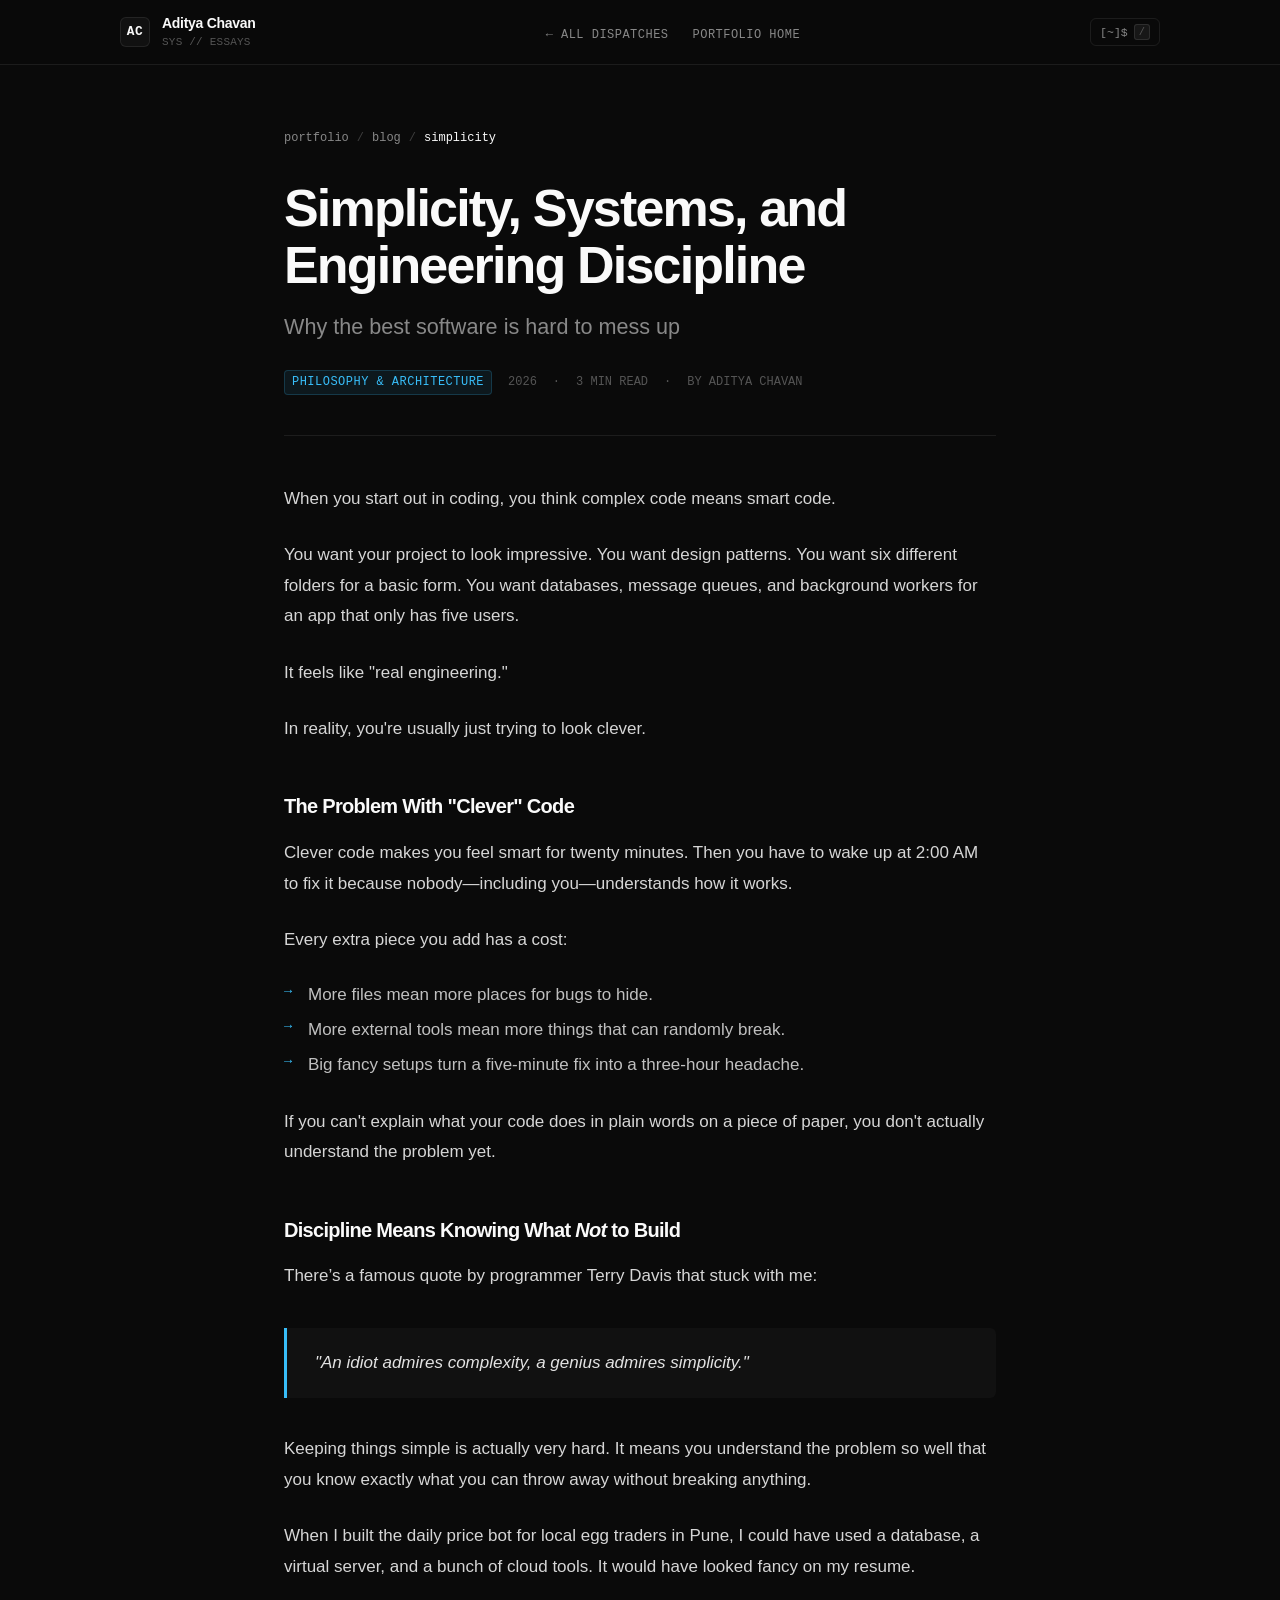
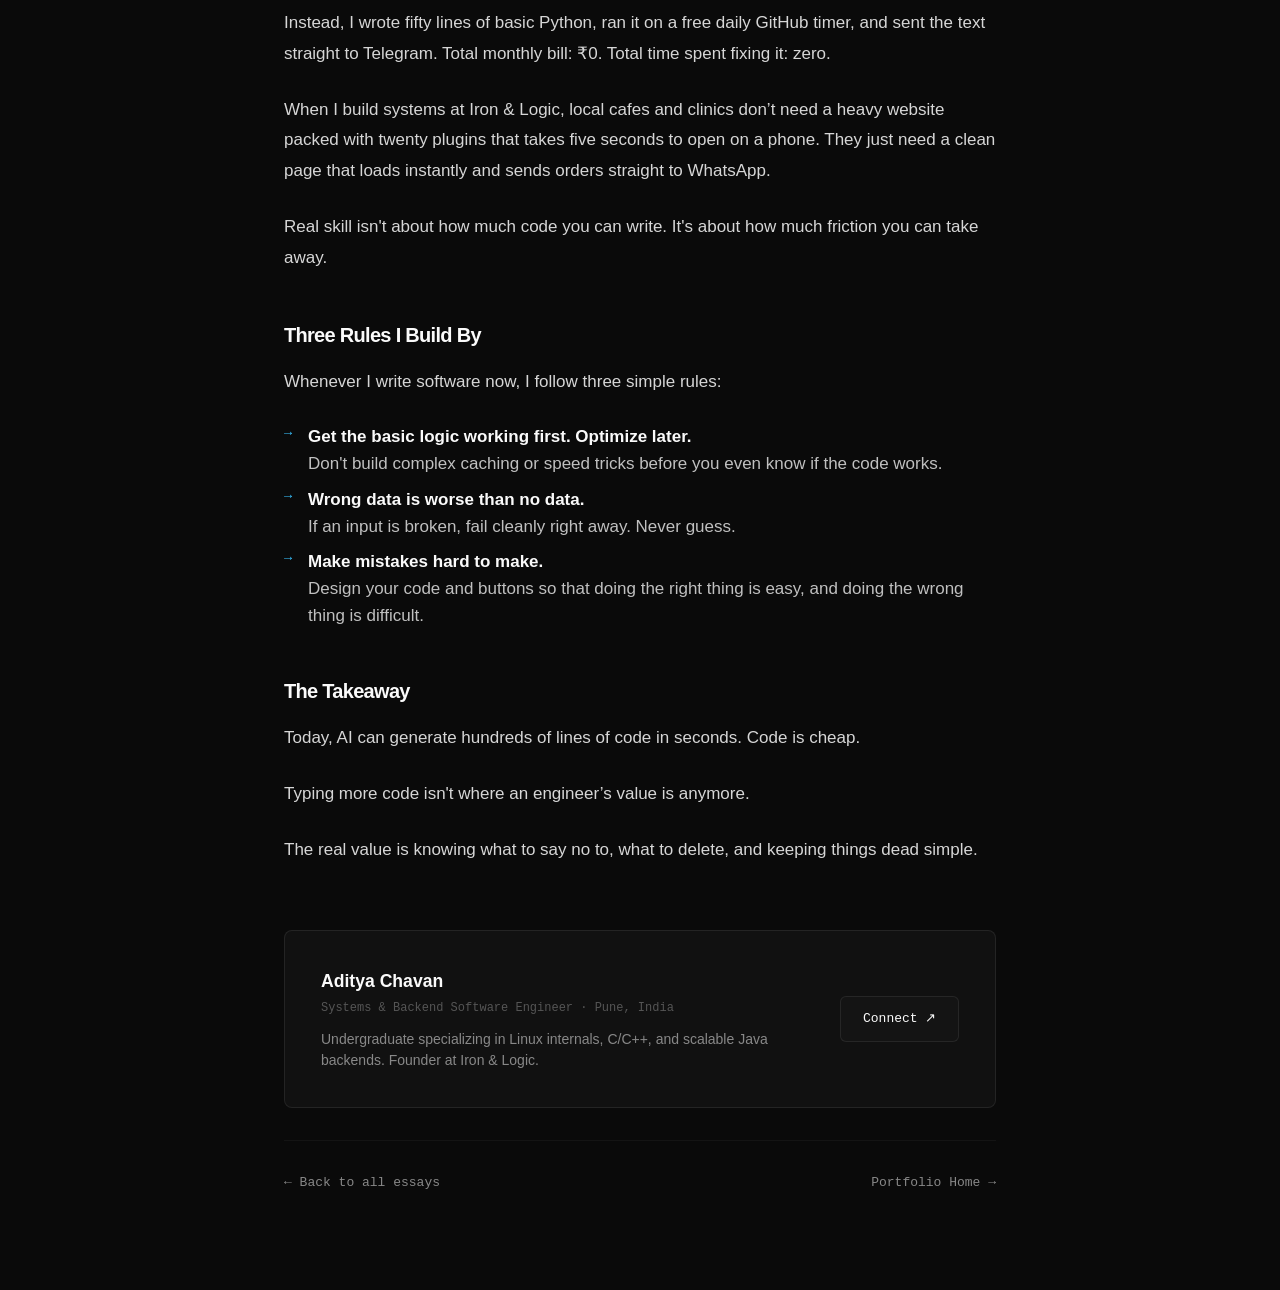
<file: simplicity-systems-discipline.html>
<!DOCTYPE html>
<html lang="en">
<head>
  <meta charset="UTF-8">
  <meta http-equiv="Content-Type" content="text/html; charset=UTF-8">
  <meta name="viewport" content="width=device-width, initial-scale=1.0">
  <title>Simplicity, Systems, and Engineering Discipline &mdash; Aditya Chavan</title>
  
  <!-- Security Directives -->
  <meta http-equiv="X-Content-Type-Options" content="nosniff">
  <meta name="referrer" content="strict-origin-when-cross-origin">
  <meta http-equiv="Content-Security-Policy" content="default-src 'self'; script-src 'self' 'unsafe-inline'; style-src 'self' 'unsafe-inline' https://fonts.googleapis.com; font-src 'self' https://fonts.gstatic.com; img-src 'self' data: https:; connect-src 'self'; base-uri 'self'; form-action 'self';">

  <meta name="description" content="Why the best software is hard to mess up. Thoughts on Terry Davis, cutting out clever bloat, and keeping systems dead simple.">
  <meta name="author" content="Aditya Chavan">
  <meta name="theme-color" content="#0A0A0A">
  <meta name="robots" content="index, follow">

  <!-- Open Graph -->
  <meta property="og:type" content="article">
  <meta property="og:url" content="https://aditya8242.github.io/blog/simplicity-systems-discipline.html">
  <meta property="og:title" content="Simplicity, Systems, and Engineering Discipline &mdash; Aditya Chavan">
  <meta property="og:description" content="Why the best software is hard to mess up. Thoughts on Terry Davis, cutting out clever bloat, and keeping systems dead simple.">

  <!-- Twitter -->
  <meta name="twitter:card" content="summary_large_image">
  <meta name="twitter:site" content="@ad1tya24">
  <meta name="twitter:creator" content="@ad1tya24">

  <!-- Favicon -->
  <link rel="icon" type="image/svg+xml" href="favicon.svg">
  <link rel="icon" type="image/png" href="favicon.png">

  <!-- Typography: Inter & JetBrains Mono -->
  <link rel="preconnect" href="https://fonts.googleapis.com">
  <link rel="preconnect" href="https://fonts.gstatic.com" crossorigin>
  <link rel="preload" as="style" href="https://fonts.googleapis.com/css2?family=Inter:wght@300;400;500;600;700&family=JetBrains+Mono:ital,wght@0,300;0,400;0,500;0,600;0,700;1,400&display=swap">
  <link rel="stylesheet" href="https://fonts.googleapis.com/css2?family=Inter:wght@300;400;500;600;700&family=JetBrains+Mono:ital,wght@0,300;0,400;0,500;0,600;0,700;1,400&display=swap" media="print" onload="this.media='all'">
  <noscript>
    <link rel="stylesheet" href="https://fonts.googleapis.com/css2?family=Inter:wght@300;400;500;600;700&family=JetBrains+Mono:ital,wght@0,300;0,400;0,500;0,600;0,700;1,400&display=swap">
  </noscript>

  <link rel="stylesheet" href="styles.css">
</head>
<body>

  <!-- Top Navigation Bar -->
  <header class="site-nav">
    <div class="container">
      <div class="nav-inner">
        <a href="./" class="nav-brand" aria-label="Aditya Chavan Portfolio">
          <span class="brand-monogram">AC</span>
          <div class="brand-meta">
            <span class="brand-name">Aditya Chavan</span>
            <span class="brand-role">SYS // ESSAYS</span>
          </div>
        </a>

        <nav>
          <ul class="nav-links">
            <li><a href="blog/index.html">&larr; All Dispatches</a></li>
            <li><a href="./">Portfolio Home</a></li>
          </ul>
        </nav>

        <div class="nav-controls">
          <button id="open-terminal-btn" class="terminal-trigger-btn" title="Open Interactive Terminal (Press /)">
            <span>[~]$</span>
            <span class="kbd-shortcut">/</span>
          </button>

          <!-- Mobile Navigation Toggle -->
          <button id="mobile-menu-btn" class="mobile-menu-toggle" aria-label="Toggle navigation menu">
            <span class="menu-icon">&#9776;</span>
          </button>
        </div>
      </div>
    </div>

    <!-- Mobile Navigation Drawer -->
    <div id="mobile-nav-drawer" class="mobile-nav-drawer">
      <ul class="mobile-nav-list">
        <li><a href="blog/index.html" class="mobile-nav-link"><span>&larr; All Engineering Dispatches</span><span>&#8598;</span></a></li>
        <li><a href="index.html" class="mobile-nav-link"><span>01 // Portfolio Home</span><span>&#8599;</span></a></li>
        <li><a href="index.html#systems" class="mobile-nav-link"><span>02 // Systems &amp; Architecture</span><span>&darr;</span></a></li>
        <li><a href="index.html#dispatch" class="mobile-nav-link accent"><span>06 // Contact / Dispatch</span><span>&darr;</span></a></li>
      </ul>
    </div>
  </header>

  <!-- Article Viewport -->
  <main class="article-wrapper">
    
    <!-- Breadcrumbs -->
    <nav class="breadcrumb-nav" aria-label="Breadcrumb">
      <a href="./">portfolio</a>
      <span class="breadcrumb-sep">/</span>
      <a href="blog/index.html">blog</a>
      <span class="breadcrumb-sep">/</span>
      <span style="color: var(--text-primary);">simplicity</span>
    </nav>

    <!-- Article Header -->
    <header class="article-header">
      <h1 class="article-title">Simplicity, Systems, and Engineering Discipline</h1>
      <h2 class="article-subtitle">Why the best software is hard to mess up</h2>

      <div class="article-meta-bar">
        <span class="blog-tag">PHILOSOPHY &amp; ARCHITECTURE</span>
        <span>2026</span>
        <span>&middot;</span>
        <span>3 MIN READ</span>
        <span>&middot;</span>
        <span>BY ADITYA CHAVAN</span>
      </div>
    </header>

    <!-- Article Content -->
    <article class="article-prose">
      <p>
        When you start out in coding, you think complex code means smart code.
      </p>

      <p>
        You want your project to look impressive. You want design patterns. You want six different folders for a basic form. You want databases, message queues, and background workers for an app that only has five users.
      </p>

      <p>
        It feels like "real engineering."
      </p>

      <p>
        In reality, you're usually just trying to look clever.
      </p>

      <h3>The Problem With "Clever" Code</h3>

      <p>
        Clever code makes you feel smart for twenty minutes. Then you have to wake up at 2:00 AM to fix it because nobody&mdash;including you&mdash;understands how it works.
      </p>

      <p>Every extra piece you add has a cost:</p>
      <ul>
        <li>More files mean more places for bugs to hide.</li>
        <li>More external tools mean more things that can randomly break.</li>
        <li>Big fancy setups turn a five-minute fix into a three-hour headache.</li>
      </ul>

      <p>
        If you can't explain what your code does in plain words on a piece of paper, you don't actually understand the problem yet.
      </p>

      <h3>Discipline Means Knowing What <em>Not</em> to Build</h3>

      <p>
        There&rsquo;s a famous quote by programmer Terry Davis that stuck with me:
      </p>

      <blockquote>
        "An idiot admires complexity, a genius admires simplicity."
      </blockquote>

      <p>
        Keeping things simple is actually very hard. It means you understand the problem so well that you know exactly what you can throw away without breaking anything.
      </p>

      <p>
        When I built the daily price bot for local egg traders in Pune, I could have used a database, a virtual server, and a bunch of cloud tools. It would have looked fancy on my resume.
      </p>

      <p>
        Instead, I wrote fifty lines of basic Python, ran it on a free daily GitHub timer, and sent the text straight to Telegram. Total monthly bill: &#8377;0. Total time spent fixing it: zero.
      </p>

      <p>
        When I build systems at Iron &amp; Logic, local cafes and clinics don&rsquo;t need a heavy website packed with twenty plugins that takes five seconds to open on a phone. They just need a clean page that loads instantly and sends orders straight to WhatsApp.
      </p>

      <p>
        Real skill isn't about how much code you can write. It's about how much friction you can take away.
      </p>

      <h3>Three Rules I Build By</h3>

      <p>Whenever I write software now, I follow three simple rules:</p>

      <ol>
        <li>
          <strong>Get the basic logic working first. Optimize later.</strong><br>
          Don't build complex caching or speed tricks before you even know if the code works.
        </li>
        <li>
          <strong>Wrong data is worse than no data.</strong><br>
          If an input is broken, fail cleanly right away. Never guess.
        </li>
        <li>
          <strong>Make mistakes hard to make.</strong><br>
          Design your code and buttons so that doing the right thing is easy, and doing the wrong thing is difficult.
        </li>
      </ol>

      <h3>The Takeaway</h3>

      <p>
        Today, AI can generate hundreds of lines of code in seconds. Code is cheap.
      </p>

      <p>
        Typing more code isn't where an engineer&rsquo;s value is anymore.
      </p>

      <p>
        The real value is knowing what to say no to, what to delete, and keeping things dead simple.
      </p>
    </article>

    <!-- Author Card -->
    <div class="article-author-card">
      <div class="author-info">
        <span class="author-name">Aditya Chavan</span>
        <span class="author-role">Systems &amp; Backend Software Engineer &middot; Pune, India</span>
        <p class="author-bio">
          Undergraduate specializing in Linux internals, C/C++, and scalable Java backends. Founder at Iron &amp; Logic.
        </p>
      </div>
      <div>
        <a href="index.html#dispatch" class="btn btn-secondary">Connect &#8599;</a>
      </div>
    </div>

    <!-- Navigation Footer -->
    <div class="article-nav-footer">
      <a href="blog/index.html">&larr; Back to all essays</a>
      <a href="./">Portfolio Home &rarr;</a>
    </div>

  </main>

  <!-- Terminal Modal Easter Egg -->
  <div id="terminal-modal" class="modal-overlay" role="dialog" aria-modal="true" aria-label="Interactive Terminal Shell">
    <div class="modal-terminal-card">
      <div class="terminal-titlebar">
        <div class="terminal-dots">
          <span class="terminal-dot close" id="modal-close-dot"></span>
          <span class="terminal-dot min"></span>
          <span class="terminal-dot max"></span>
        </div>
        <div class="terminal-title">aditya@arch-pune: ~/blog (sh) &mdash; Press Esc to exit</div>
        <button id="modal-close-btn" class="modal-close-btn" aria-label="Close terminal">&#10005; Close</button>
      </div>
      <div class="terminal-body" id="modal-term-body" style="overflow-y:auto;flex:1;">
        <div class="term-output" id="modal-term-output"></div>
        <div class="term-prompt-line">
          <span class="term-prompt">aditya@arch-pune:~$</span>
          <input type="text" id="modal-term-input" class="term-input" spellcheck="false" autocomplete="off" aria-label="Interactive Command Input">
        </div>
      </div>
    </div>
  </div>

  <script src="terminal.js"></script>
  <script>
    (function() {
      'use strict';
      const openTerminalBtn = document.getElementById('open-terminal-btn');
      const modal = document.getElementById('terminal-modal');
      const modalCloseBtn = document.getElementById('modal-close-btn');
      const modalCloseDot = document.getElementById('modal-close-dot');
      const modalInput = document.getElementById('modal-term-input');
      const modalOutput = document.getElementById('modal-term-output');
      const modalBody = document.getElementById('modal-term-body');

      let modalTerminal = null;

      function openModalTerminal() {
        modal.classList.add('open');
        if (!modalTerminal) {
          modalTerminal = new window.TerminalEngine(
            modalBody,
            modalInput,
            modalOutput,
            () => closeModalTerminal(),
            () => closeModalTerminal()
          );
        }
        setTimeout(() => modalInput.focus(), 50);
      }

      function closeModalTerminal() {
        modal.classList.remove('open');
      }

      openTerminalBtn.addEventListener('click', openModalTerminal);
      modalCloseBtn.addEventListener('click', closeModalTerminal);
      modalCloseDot.addEventListener('click', closeModalTerminal);

      modal.addEventListener('click', (e) => {
        if (e.target === modal) closeModalTerminal();
      });

      document.addEventListener('keydown', (e) => {
        if (e.key === '/' && document.activeElement !== modalInput && document.activeElement.tagName !== 'INPUT' && document.activeElement.tagName !== 'TEXTAREA') {
          e.preventDefault();
          openModalTerminal();
        } else if (e.key === 'Escape' && modal.classList.contains('open')) {
          closeModalTerminal();
        }
      });
    })();
  </script>

  <script>
    const mBtn = document.getElementById('mobile-menu-btn');
    const mDrawer = document.getElementById('mobile-nav-drawer');
    if (mBtn && mDrawer) {
      mBtn.addEventListener('click', () => {
        const isOpen = mDrawer.classList.toggle('open');
        const iconSpan = mBtn.querySelector('.menu-icon');
        if (iconSpan) iconSpan.textContent = isOpen ? '&#10005;' : '&#9776;';
      });
      mDrawer.querySelectorAll('.mobile-nav-link').forEach(link => {
        link.addEventListener('click', () => {
          mDrawer.classList.remove('open');
          const iconSpan = mBtn.querySelector('.menu-icon');
          if (iconSpan) iconSpan.textContent = '&#9776;';
        });
      });
    }
  </script>
</body>
</html>
</file>
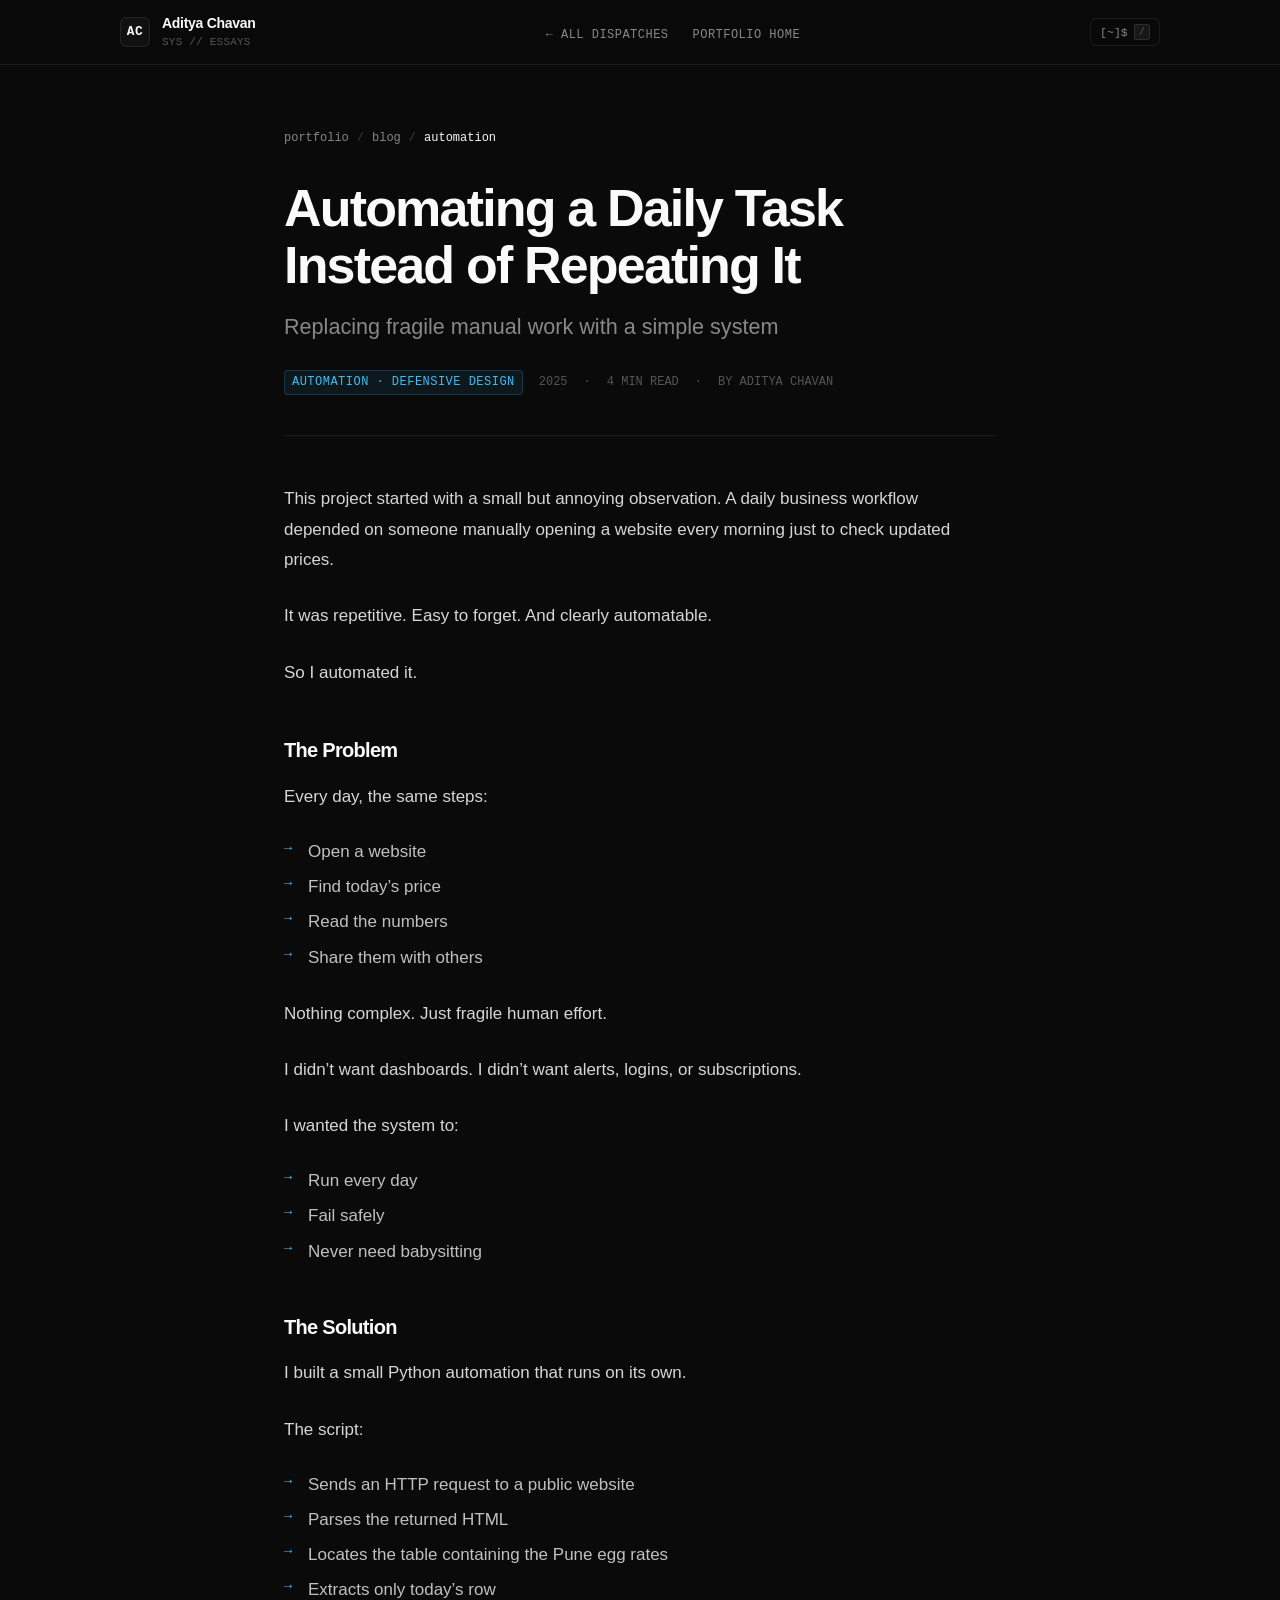
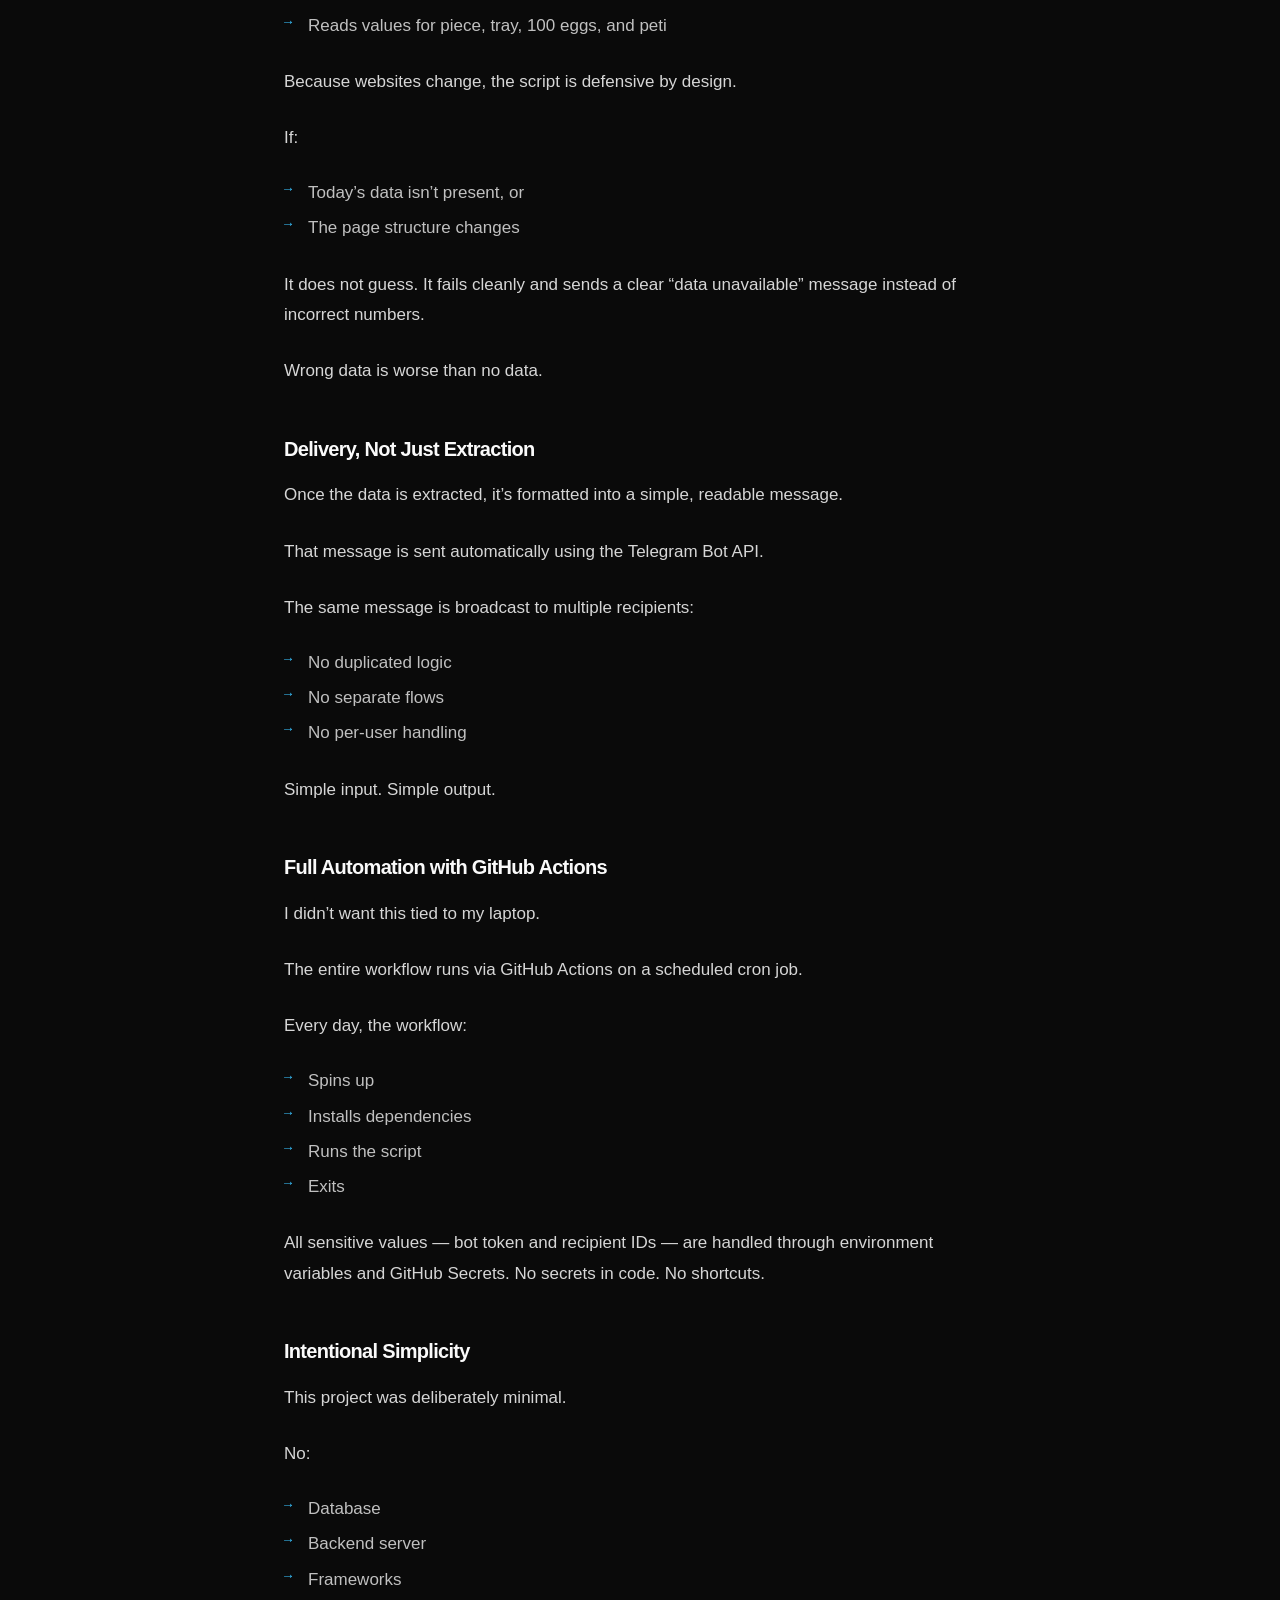
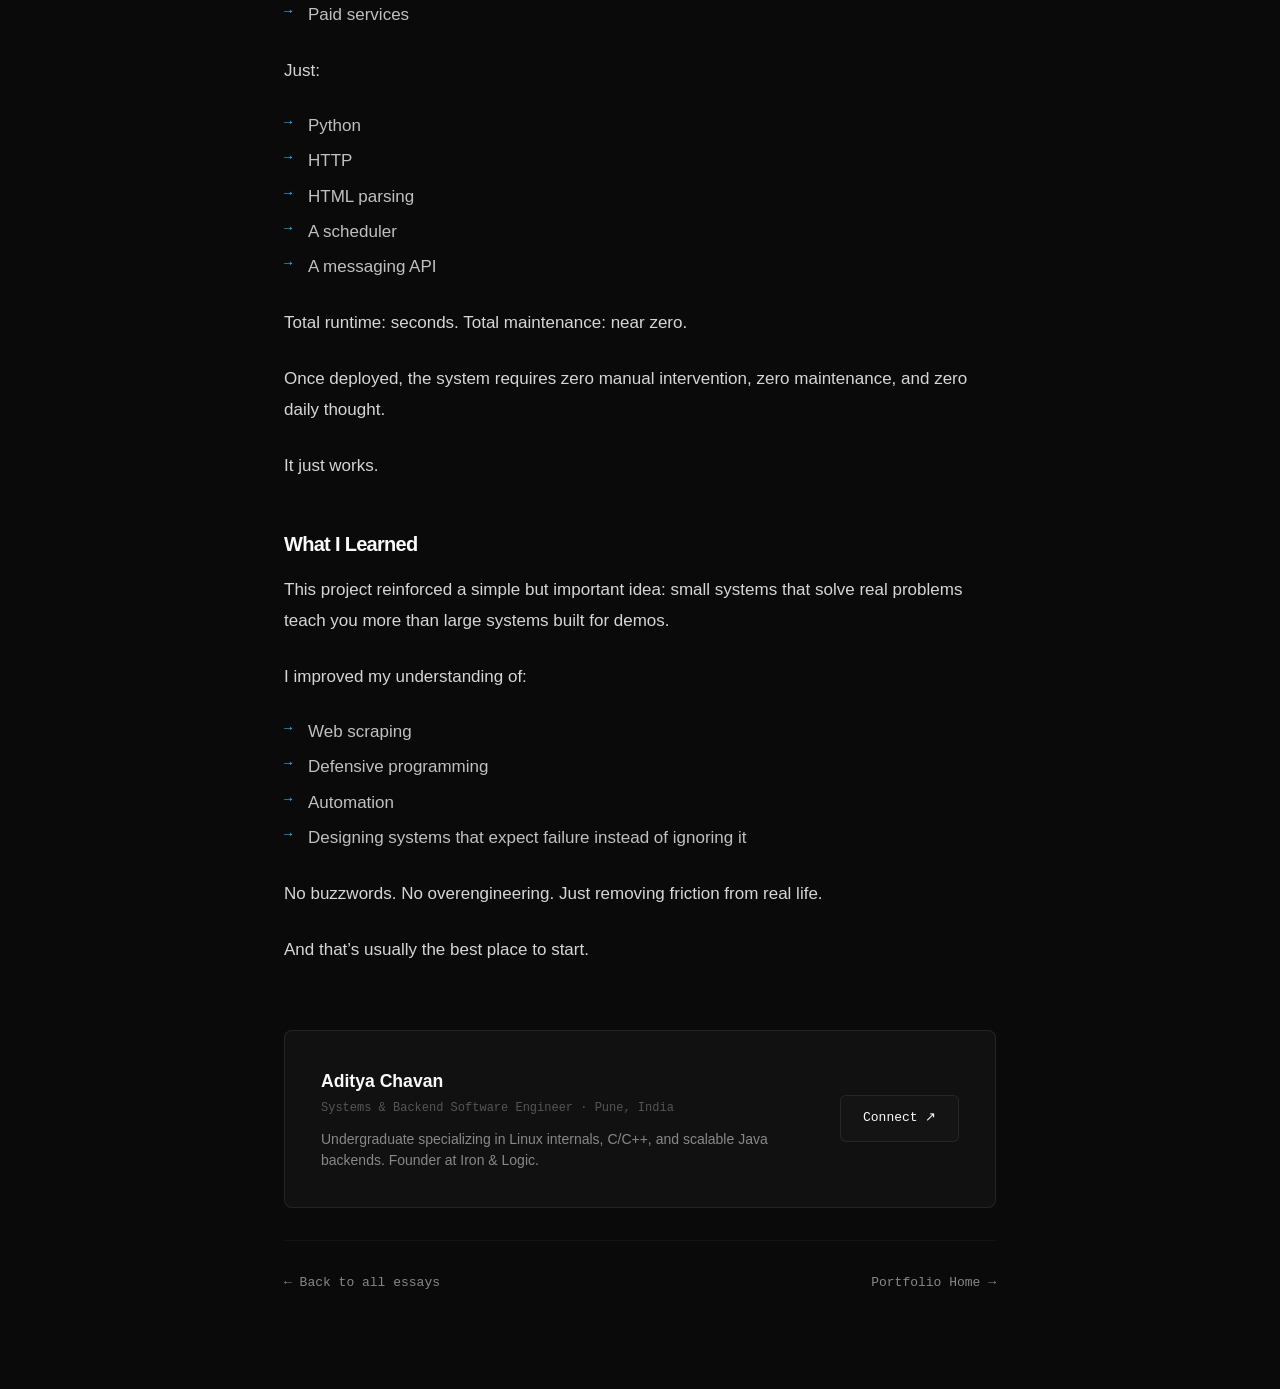
<file: blog/automating-a-daily-task.html>
<!DOCTYPE html>
<html lang="en">
<head>
  <meta charset="UTF-8">
  <meta http-equiv="Content-Type" content="text/html; charset=UTF-8">
  <meta name="viewport" content="width=device-width, initial-scale=1.0">
  <title>Automating a Daily Task Instead of Repeating It &mdash; Aditya Chavan</title>
  
  <!-- Security Directives -->
  <meta http-equiv="X-Content-Type-Options" content="nosniff">
  <meta name="referrer" content="strict-origin-when-cross-origin">
  <meta http-equiv="Content-Security-Policy" content="default-src 'self'; script-src 'self' 'unsafe-inline'; style-src 'self' 'unsafe-inline' https://fonts.googleapis.com; font-src 'self' https://fonts.gstatic.com; img-src 'self' data: https:; connect-src 'self'; base-uri 'self'; form-action 'self';">

  <meta name="description" content="A small automation project that replaces repetitive daily work with a reliable, failure-aware system using Python and GitHub Actions.">
  <meta name="author" content="Aditya Chavan">
  <meta name="theme-color" content="#0A0A0A">
  <meta name="robots" content="index, follow">

  <!-- Open Graph -->
  <meta property="og:type" content="article">
  <meta property="og:url" content="https://aditya8242.github.io/blog/automating-a-daily-task.html">
  <meta property="og:title" content="Automating a Daily Task Instead of Repeating It &mdash; Aditya Chavan">
  <meta property="og:description" content="A small automation project that replaces repetitive daily work with a reliable, failure-aware system.">

  <!-- Twitter -->
  <meta name="twitter:card" content="summary_large_image">
  <meta name="twitter:site" content="@ad1tya24">
  <meta name="twitter:creator" content="@ad1tya24">

  <!-- Favicon -->
  <link rel="icon" type="image/svg+xml" href="../favicon.svg">
  <link rel="icon" type="image/png" href="../favicon.png">

  <!-- Typography: Inter & JetBrains Mono -->
  <link rel="preconnect" href="https://fonts.googleapis.com">
  <link rel="preconnect" href="https://fonts.gstatic.com" crossorigin>
  <link rel="preload" as="style" href="https://fonts.googleapis.com/css2?family=Inter:wght@300;400;500;600;700&family=JetBrains+Mono:ital,wght@0,300;0,400;0,500;0,600;0,700;1,400&display=swap">
  <link rel="stylesheet" href="https://fonts.googleapis.com/css2?family=Inter:wght@300;400;500;600;700&family=JetBrains+Mono:ital,wght@0,300;0,400;0,500;0,600;0,700;1,400&display=swap" media="print" onload="this.media='all'">
  <noscript>
    <link rel="stylesheet" href="https://fonts.googleapis.com/css2?family=Inter:wght@300;400;500;600;700&family=JetBrains+Mono:ital,wght@0,300;0,400;0,500;0,600;0,700;1,400&display=swap">
  </noscript>

  <link rel="stylesheet" href="../styles.css">
</head>
<body>

  <!-- Top Navigation Bar -->
  <header class="site-nav">
    <div class="container">
      <div class="nav-inner">
        <a href="../" class="nav-brand" aria-label="Aditya Chavan Portfolio">
          <span class="brand-monogram">AC</span>
          <div class="brand-meta">
            <span class="brand-name">Aditya Chavan</span>
            <span class="brand-role">SYS // ESSAYS</span>
          </div>
        </a>

        <nav>
          <ul class="nav-links">
            <li><a href="index.html">&larr; All Dispatches</a></li>
            <li><a href="../">Portfolio Home</a></li>
          </ul>
        </nav>

        <div class="nav-controls">
          <button id="open-terminal-btn" class="terminal-trigger-btn" title="Open Interactive Terminal (Press /)">
            <span>[~]$</span>
            <span class="kbd-shortcut">/</span>
          </button>

          <!-- Mobile Navigation Toggle -->
          <button id="mobile-menu-btn" class="mobile-menu-toggle" aria-label="Toggle navigation menu">
            <span class="menu-icon">&#9776;</span>
          </button>
        </div>
      </div>
    </div>

    <!-- Mobile Navigation Drawer -->
    <div id="mobile-nav-drawer" class="mobile-nav-drawer">
      <ul class="mobile-nav-list">
        <li><a href="index.html" class="mobile-nav-link"><span>&larr; All Engineering Dispatches</span><span>&#8598;</span></a></li>
        <li><a href="../index.html" class="mobile-nav-link"><span>01 // Portfolio Home</span><span>&#8599;</span></a></li>
        <li><a href="../index.html#systems" class="mobile-nav-link"><span>02 // Systems &amp; Architecture</span><span>&darr;</span></a></li>
        <li><a href="../index.html#dispatch" class="mobile-nav-link accent"><span>06 // Contact / Dispatch</span><span>&darr;</span></a></li>
      </ul>
    </div>
  </header>

  <!-- Article Viewport -->
  <main class="article-wrapper">
    
    <!-- Breadcrumbs -->
    <nav class="breadcrumb-nav" aria-label="Breadcrumb">
      <a href="../">portfolio</a>
      <span class="breadcrumb-sep">/</span>
      <a href="index.html">blog</a>
      <span class="breadcrumb-sep">/</span>
      <span style="color: var(--text-primary);">automation</span>
    </nav>

    <!-- Article Header -->
    <header class="article-header">
      <h1 class="article-title">Automating a Daily Task Instead of Repeating It</h1>
      <h2 class="article-subtitle">Replacing fragile manual work with a simple system</h2>

      <div class="article-meta-bar">
        <span class="blog-tag">AUTOMATION &middot; DEFENSIVE DESIGN</span>
        <span>2025</span>
        <span>&middot;</span>
        <span>4 MIN READ</span>
        <span>&middot;</span>
        <span>BY ADITYA CHAVAN</span>
      </div>
    </header>

    <!-- Exact Written Article Content Preserved Verbatim -->
    <article class="article-prose">
      <p>
        This project started with a small but annoying observation.
        A daily business workflow depended on someone manually opening a website every morning just to check updated prices.
      </p>

      <p>
        It was repetitive. Easy to forget. And clearly automatable.
      </p>

      <p>
        So I automated it.
      </p>

      <h3>The Problem</h3>

      <p>Every day, the same steps:</p>
      <ul>
        <li>Open a website</li>
        <li>Find today&rsquo;s price</li>
        <li>Read the numbers</li>
        <li>Share them with others</li>
      </ul>

      <p>
        Nothing complex. Just fragile human effort.
      </p>

      <p>
        I didn&rsquo;t want dashboards. I didn&rsquo;t want alerts, logins, or subscriptions.
      </p>

      <p>I wanted the system to:</p>
      <ul>
        <li>Run every day</li>
        <li>Fail safely</li>
        <li>Never need babysitting</li>
      </ul>

      <h3>The Solution</h3>

      <p>
        I built a small Python automation that runs on its own.
      </p>

      <p>The script:</p>
      <ul>
        <li>Sends an HTTP request to a public website</li>
        <li>Parses the returned HTML</li>
        <li>Locates the table containing the Pune egg rates</li>
        <li>Extracts only today&rsquo;s row</li>
        <li>Reads values for piece, tray, 100 eggs, and peti</li>
      </ul>

      <p>
        Because websites change, the script is defensive by design.
      </p>

      <p>If:</p>
      <ul>
        <li>Today&rsquo;s data isn&rsquo;t present, or</li>
        <li>The page structure changes</li>
      </ul>

      <p>
        It does not guess.
        It fails cleanly and sends a clear &ldquo;data unavailable&rdquo; message instead of incorrect numbers.
      </p>

      <p>
        Wrong data is worse than no data.
      </p>

      <h3>Delivery, Not Just Extraction</h3>

      <p>
        Once the data is extracted, it&rsquo;s formatted into a simple, readable message.
      </p>

      <p>
        That message is sent automatically using the Telegram Bot API.
      </p>

      <p>The same message is broadcast to multiple recipients:</p>
      <ul>
        <li>No duplicated logic</li>
        <li>No separate flows</li>
        <li>No per-user handling</li>
      </ul>

      <p>
        Simple input. Simple output.
      </p>

      <h3>Full Automation with GitHub Actions</h3>

      <p>
        I didn&rsquo;t want this tied to my laptop.
      </p>

      <p>
        The entire workflow runs via GitHub Actions on a scheduled cron job.
      </p>

      <p>Every day, the workflow:</p>
      <ul>
        <li>Spins up</li>
        <li>Installs dependencies</li>
        <li>Runs the script</li>
        <li>Exits</li>
      </ul>

      <p>
        All sensitive values &mdash; bot token and recipient IDs &mdash; are handled through environment variables and GitHub Secrets.
        No secrets in code. No shortcuts.
      </p>

      <h3>Intentional Simplicity</h3>

      <p>This project was deliberately minimal.</p>

      <p>No:</p>
      <ul>
        <li>Database</li>
        <li>Backend server</li>
        <li>Frameworks</li>
        <li>Paid services</li>
      </ul>

      <p>Just:</p>
      <ul>
        <li>Python</li>
        <li>HTTP</li>
        <li>HTML parsing</li>
        <li>A scheduler</li>
        <li>A messaging API</li>
      </ul>

      <p>
        Total runtime: seconds.
        Total maintenance: near zero.
      </p>

      <p>
        Once deployed, the system requires zero manual intervention, zero maintenance, and zero daily thought.
      </p>

      <p>
        It just works.
      </p>

      <h3>What I Learned</h3>

      <p>
        This project reinforced a simple but important idea:
        small systems that solve real problems teach you more than large systems built for demos.
      </p>

      <p>I improved my understanding of:</p>
      <ul>
        <li>Web scraping</li>
        <li>Defensive programming</li>
        <li>Automation</li>
        <li>Designing systems that expect failure instead of ignoring it</li>
      </ul>

      <p>
        No buzzwords. No overengineering.
        Just removing friction from real life.
      </p>

      <p>
        And that&rsquo;s usually the best place to start.
      </p>
    </article>

    <!-- Author Card -->
    <div class="article-author-card">
      <div class="author-info">
        <span class="author-name">Aditya Chavan</span>
        <span class="author-role">Systems &amp; Backend Software Engineer &middot; Pune, India</span>
        <p class="author-bio">
          Undergraduate specializing in Linux internals, C/C++, and scalable Java backends. Founder at Iron &amp; Logic.
        </p>
      </div>
      <div>
        <a href="../#dispatch" class="btn btn-secondary">Connect &#8599;</a>
      </div>
    </div>

    <!-- Navigation Footer -->
    <div class="article-nav-footer">
      <a href="index.html">&larr; Back to all essays</a>
      <a href="../">Portfolio Home &rarr;</a>
    </div>

  </main>

  <!-- Terminal Modal Easter Egg -->
  <div id="terminal-modal" class="modal-overlay" role="dialog" aria-modal="true" aria-label="Interactive Terminal Shell">
    <div class="modal-terminal-card">
      <div class="terminal-titlebar">
        <div class="terminal-dots">
          <span class="terminal-dot close" id="modal-close-dot"></span>
          <span class="terminal-dot min"></span>
          <span class="terminal-dot max"></span>
        </div>
        <div class="terminal-title">aditya@arch-pune: ~/blog (sh) &mdash; Press Esc to exit</div>
        <button id="modal-close-btn" class="modal-close-btn" aria-label="Close terminal">&#10005; Close</button>
      </div>
      <div class="terminal-body" id="modal-term-body" style="overflow-y:auto;flex:1;">
        <div class="term-output" id="modal-term-output"></div>
        <div class="term-prompt-line">
          <span class="term-prompt">aditya@arch-pune:~$</span>
          <input type="text" id="modal-term-input" class="term-input" spellcheck="false" autocomplete="off" aria-label="Interactive Command Input">
        </div>
      </div>
    </div>
  </div>

  <script src="../terminal.js"></script>
  <script>
    (function() {
      'use strict';
      const openTerminalBtn = document.getElementById('open-terminal-btn');
      const modal = document.getElementById('terminal-modal');
      const modalCloseBtn = document.getElementById('modal-close-btn');
      const modalCloseDot = document.getElementById('modal-close-dot');
      const modalInput = document.getElementById('modal-term-input');
      const modalOutput = document.getElementById('modal-term-output');
      const modalBody = document.getElementById('modal-term-body');

      let modalTerminal = null;

      function openModalTerminal() {
        modal.classList.add('open');
        if (!modalTerminal) {
          modalTerminal = new window.TerminalEngine(
            modalBody,
            modalInput,
            modalOutput,
            () => closeModalTerminal(),
            () => closeModalTerminal()
          );
        }
        setTimeout(() => modalInput.focus(), 50);
      }

      function closeModalTerminal() {
        modal.classList.remove('open');
      }

      openTerminalBtn.addEventListener('click', openModalTerminal);
      modalCloseBtn.addEventListener('click', closeModalTerminal);
      modalCloseDot.addEventListener('click', closeModalTerminal);

      modal.addEventListener('click', (e) => {
        if (e.target === modal) closeModalTerminal();
      });

      document.addEventListener('keydown', (e) => {
        if (e.key === '/' && document.activeElement !== modalInput && document.activeElement.tagName !== 'INPUT' && document.activeElement.tagName !== 'TEXTAREA') {
          e.preventDefault();
          openModalTerminal();
        } else if (e.key === 'Escape' && modal.classList.contains('open')) {
          closeModalTerminal();
        }
      });
    })();
  </script>

  <script>
    const mBtn = document.getElementById('mobile-menu-btn');
    const mDrawer = document.getElementById('mobile-nav-drawer');
    if (mBtn && mDrawer) {
      mBtn.addEventListener('click', () => {
        const isOpen = mDrawer.classList.toggle('open');
        const iconSpan = mBtn.querySelector('.menu-icon');
        if (iconSpan) iconSpan.textContent = isOpen ? '&#10005;' : '&#9776;';
      });
      mDrawer.querySelectorAll('.mobile-nav-link').forEach(link => {
        link.addEventListener('click', () => {
          mDrawer.classList.remove('open');
          const iconSpan = mBtn.querySelector('.menu-icon');
          if (iconSpan) iconSpan.textContent = '&#9776;';
        });
      });
    }
  </script>
</body>
</html>
</file>
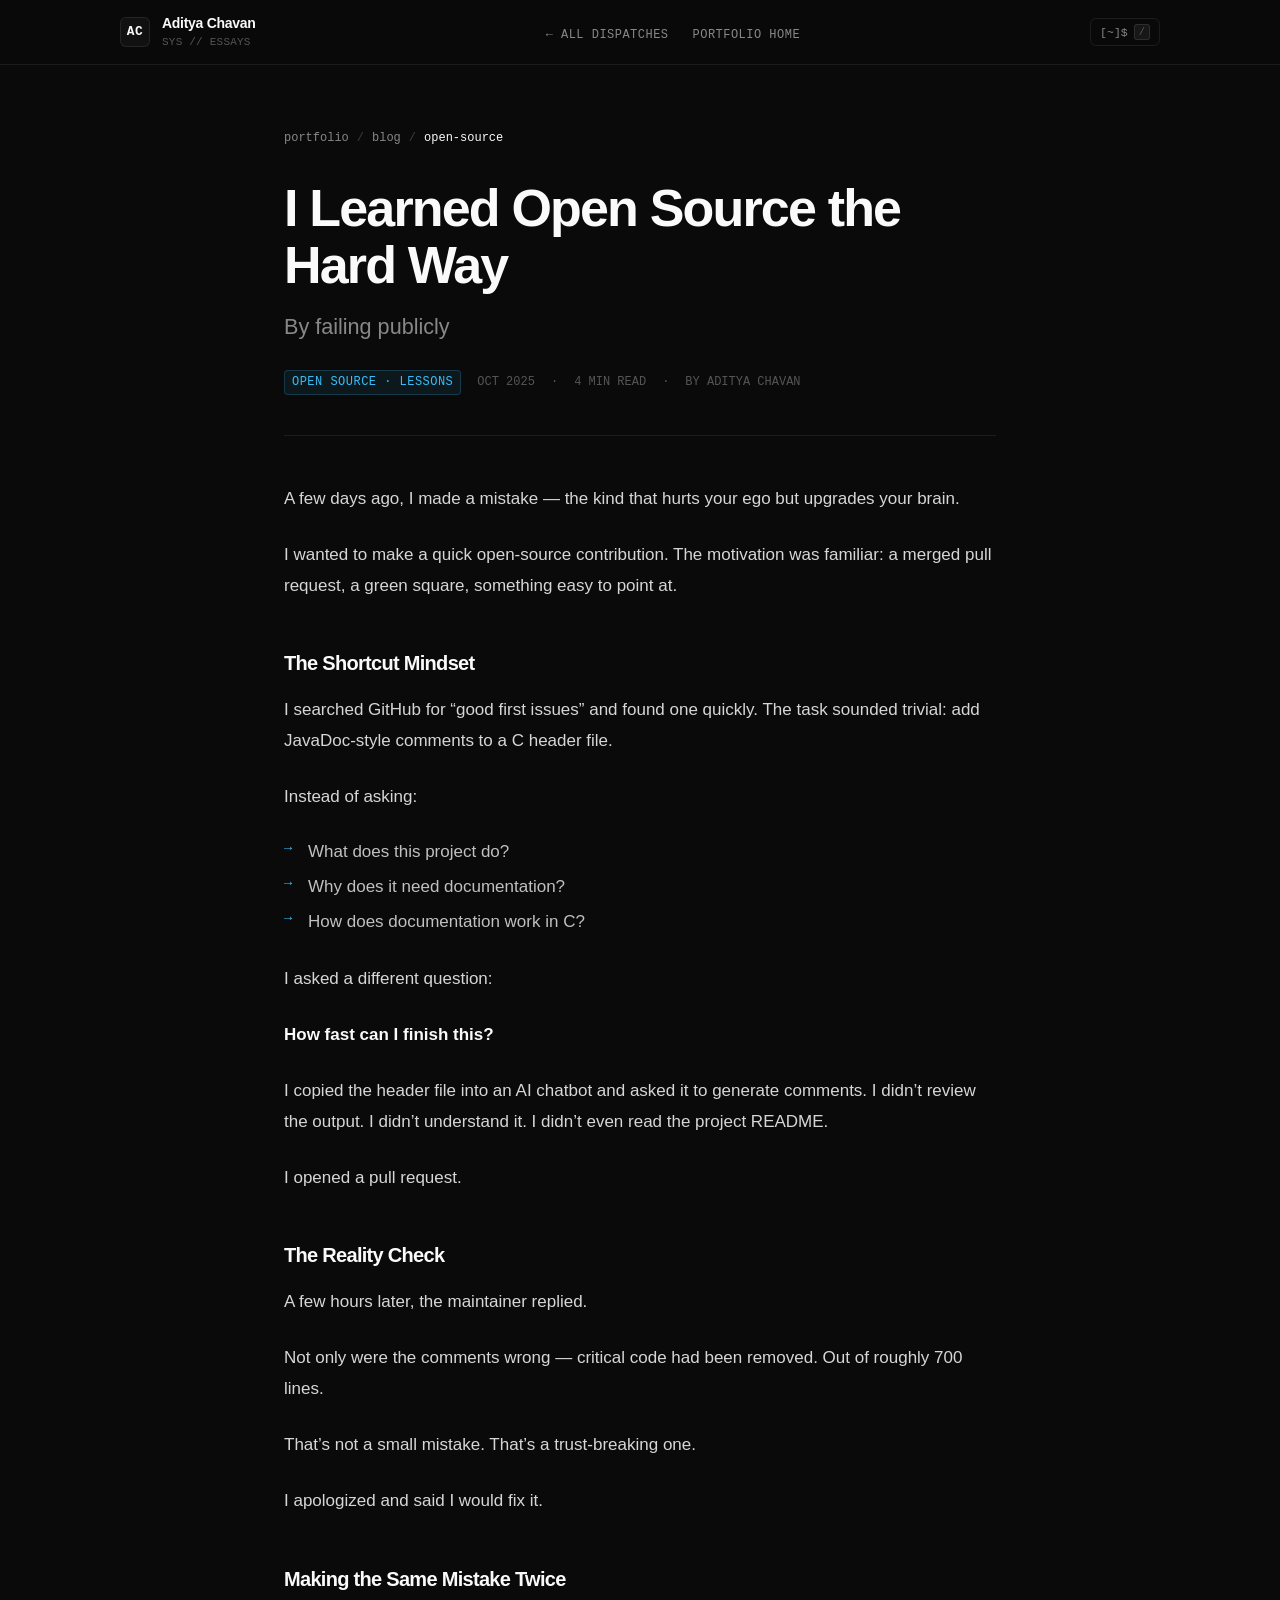
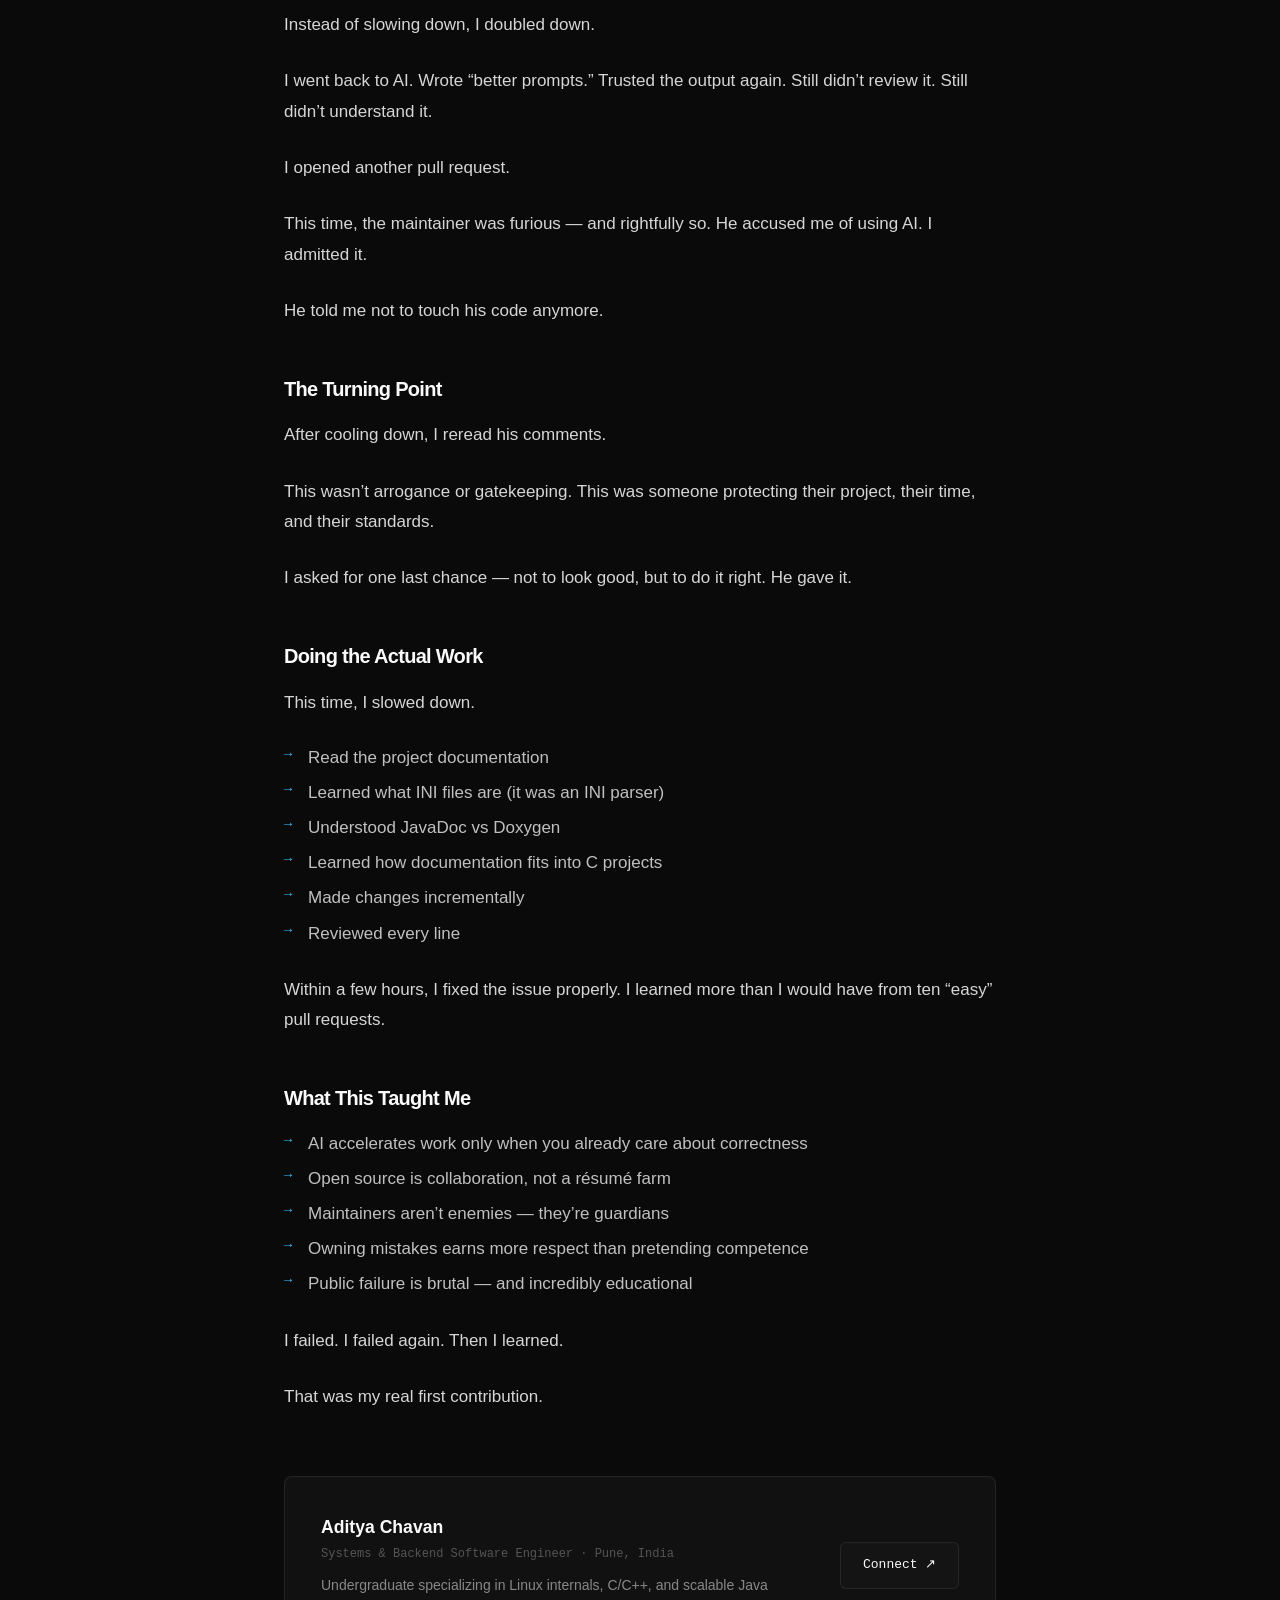
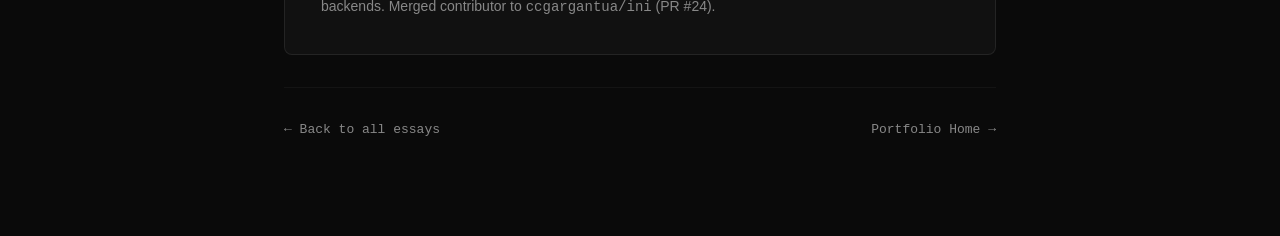
<file: blog/learned-open-source-the-hard-way.html>
<!DOCTYPE html>
<html lang="en">
<head>
  <meta charset="UTF-8">
  <meta http-equiv="Content-Type" content="text/html; charset=UTF-8">
  <meta name="viewport" content="width=device-width, initial-scale=1.0">
  <title>I Learned Open Source the Hard Way &mdash; Aditya Chavan</title>
  
  <!-- Security Directives -->
  <meta http-equiv="X-Content-Type-Options" content="nosniff">
  <meta name="referrer" content="strict-origin-when-cross-origin">
  <meta http-equiv="Content-Security-Policy" content="default-src 'self'; script-src 'self' 'unsafe-inline'; style-src 'self' 'unsafe-inline' https://fonts.googleapis.com; font-src 'self' https://fonts.gstatic.com; img-src 'self' data: https:; connect-src 'self'; base-uri 'self'; form-action 'self';">

  <meta name="description" content="A firsthand account of failing publicly in open source and learning the real value of ownership, correctness, and trust.">
  <meta name="author" content="Aditya Chavan">
  <meta name="theme-color" content="#0A0A0A">
  <meta name="robots" content="index, follow">

  <!-- Open Graph -->
  <meta property="og:type" content="article">
  <meta property="og:url" content="https://aditya8242.github.io/blog/learned-open-source-the-hard-way.html">
  <meta property="og:title" content="I Learned Open Source the Hard Way &mdash; Aditya Chavan">
  <meta property="og:description" content="A firsthand account of failing publicly in open source and learning the real value of ownership, correctness, and trust.">

  <!-- Twitter -->
  <meta name="twitter:card" content="summary_large_image">
  <meta name="twitter:site" content="@ad1tya24">
  <meta name="twitter:creator" content="@ad1tya24">

  <!-- Favicon -->
  <link rel="icon" type="image/svg+xml" href="../favicon.svg">
  <link rel="icon" type="image/png" href="../favicon.png">

  <!-- Typography: Inter & JetBrains Mono -->
  <link rel="preconnect" href="https://fonts.googleapis.com">
  <link rel="preconnect" href="https://fonts.gstatic.com" crossorigin>
  <link rel="preload" as="style" href="https://fonts.googleapis.com/css2?family=Inter:wght@300;400;500;600;700&family=JetBrains+Mono:ital,wght@0,300;0,400;0,500;0,600;0,700;1,400&display=swap">
  <link rel="stylesheet" href="https://fonts.googleapis.com/css2?family=Inter:wght@300;400;500;600;700&family=JetBrains+Mono:ital,wght@0,300;0,400;0,500;0,600;0,700;1,400&display=swap" media="print" onload="this.media='all'">
  <noscript>
    <link rel="stylesheet" href="https://fonts.googleapis.com/css2?family=Inter:wght@300;400;500;600;700&family=JetBrains+Mono:ital,wght@0,300;0,400;0,500;0,600;0,700;1,400&display=swap">
  </noscript>

  <link rel="stylesheet" href="../styles.css">
</head>
<body>

  <!-- Top Navigation Bar -->
  <header class="site-nav">
    <div class="container">
      <div class="nav-inner">
        <a href="../" class="nav-brand" aria-label="Aditya Chavan Portfolio">
          <span class="brand-monogram">AC</span>
          <div class="brand-meta">
            <span class="brand-name">Aditya Chavan</span>
            <span class="brand-role">SYS // ESSAYS</span>
          </div>
        </a>

        <nav>
          <ul class="nav-links">
            <li><a href="index.html">&larr; All Dispatches</a></li>
            <li><a href="../">Portfolio Home</a></li>
          </ul>
        </nav>

        <div class="nav-controls">
          <button id="open-terminal-btn" class="terminal-trigger-btn" title="Open Interactive Terminal (Press /)">
            <span>[~]$</span>
            <span class="kbd-shortcut">/</span>
          </button>

          <!-- Mobile Navigation Toggle -->
          <button id="mobile-menu-btn" class="mobile-menu-toggle" aria-label="Toggle navigation menu">
            <span class="menu-icon">&#9776;</span>
          </button>
        </div>
      </div>
    </div>

    <!-- Mobile Navigation Drawer -->
    <div id="mobile-nav-drawer" class="mobile-nav-drawer">
      <ul class="mobile-nav-list">
        <li><a href="index.html" class="mobile-nav-link"><span>&larr; All Engineering Dispatches</span><span>&#8598;</span></a></li>
        <li><a href="../index.html" class="mobile-nav-link"><span>01 // Portfolio Home</span><span>&#8599;</span></a></li>
        <li><a href="../index.html#systems" class="mobile-nav-link"><span>02 // Systems &amp; Architecture</span><span>&darr;</span></a></li>
        <li><a href="../index.html#dispatch" class="mobile-nav-link accent"><span>06 // Contact / Dispatch</span><span>&darr;</span></a></li>
      </ul>
    </div>
  </header>

  <!-- Article Viewport -->
  <main class="article-wrapper">
    
    <!-- Breadcrumbs -->
    <nav class="breadcrumb-nav" aria-label="Breadcrumb">
      <a href="../">portfolio</a>
      <span class="breadcrumb-sep">/</span>
      <a href="index.html">blog</a>
      <span class="breadcrumb-sep">/</span>
      <span style="color: var(--text-primary);">open-source</span>
    </nav>

    <!-- Article Header -->
    <header class="article-header">
      <h1 class="article-title">I Learned Open Source the Hard Way</h1>
      <h2 class="article-subtitle">By failing publicly</h2>

      <div class="article-meta-bar">
        <span class="blog-tag">OPEN SOURCE &middot; LESSONS</span>
        <span>OCT 2025</span>
        <span>&middot;</span>
        <span>4 MIN READ</span>
        <span>&middot;</span>
        <span>BY ADITYA CHAVAN</span>
      </div>
    </header>

    <!-- Exact Written Article Content Preserved Verbatim -->
    <article class="article-prose">
      <p>
        A few days ago, I made a mistake &mdash; the kind that hurts your ego but upgrades your brain.
      </p>

      <p>
        I wanted to make a quick open-source contribution. The motivation was familiar:
        a merged pull request, a green square, something easy to point at.
      </p>

      <h3>The Shortcut Mindset</h3>

      <p>
        I searched GitHub for &ldquo;good first issues&rdquo; and found one quickly.
        The task sounded trivial: add JavaDoc-style comments to a C header file.
      </p>

      <p>Instead of asking:</p>
      <ul>
        <li>What does this project do?</li>
        <li>Why does it need documentation?</li>
        <li>How does documentation work in C?</li>
      </ul>

      <p>I asked a different question:</p>

      <p><strong>How fast can I finish this?</strong></p>

      <p>
        I copied the header file into an AI chatbot and asked it to generate comments.
        I didn&rsquo;t review the output. I didn&rsquo;t understand it.
        I didn&rsquo;t even read the project README.
      </p>

      <p>I opened a pull request.</p>

      <h3>The Reality Check</h3>

      <p>
        A few hours later, the maintainer replied.
      </p>

      <p>
        Not only were the comments wrong &mdash; critical code had been removed.
        Out of roughly 700 lines.
      </p>

      <p>
        That&rsquo;s not a small mistake.
        That&rsquo;s a trust-breaking one.
      </p>

      <p>I apologized and said I would fix it.</p>

      <h3>Making the Same Mistake Twice</h3>

      <p>
        Instead of slowing down, I doubled down.
      </p>

      <p>
        I went back to AI. Wrote &ldquo;better prompts.&rdquo; Trusted the output again.
        Still didn&rsquo;t review it. Still didn&rsquo;t understand it.
      </p>

      <p>I opened another pull request.</p>

      <p>
        This time, the maintainer was furious &mdash; and rightfully so.
        He accused me of using AI. I admitted it.
      </p>

      <p>
        He told me not to touch his code anymore.
      </p>

      <h3>The Turning Point</h3>

      <p>
        After cooling down, I reread his comments.
      </p>

      <p>
        This wasn&rsquo;t arrogance or gatekeeping.
        This was someone protecting their project, their time, and their standards.
      </p>

      <p>
        I asked for one last chance &mdash; not to look good, but to do it right.
        He gave it.
      </p>

      <h3>Doing the Actual Work</h3>

      <p>This time, I slowed down.</p>

      <ul>
        <li>Read the project documentation</li>
        <li>Learned what INI files are (it was an INI parser)</li>
        <li>Understood JavaDoc vs Doxygen</li>
        <li>Learned how documentation fits into C projects</li>
        <li>Made changes incrementally</li>
        <li>Reviewed every line</li>
      </ul>

      <p>
        Within a few hours, I fixed the issue properly.
        I learned more than I would have from ten &ldquo;easy&rdquo; pull requests.
      </p>

      <h3>What This Taught Me</h3>

      <ul>
        <li>AI accelerates work only when you already care about correctness</li>
        <li>Open source is collaboration, not a r&eacute;sum&eacute; farm</li>
        <li>Maintainers aren&rsquo;t enemies &mdash; they&rsquo;re guardians</li>
        <li>Owning mistakes earns more respect than pretending competence</li>
        <li>Public failure is brutal &mdash; and incredibly educational</li>
      </ul>

      <p>
        I failed. I failed again. Then I learned.
      </p>

      <p>
        That was my real first contribution.
      </p>
    </article>

    <!-- Author Card -->
    <div class="article-author-card">
      <div class="author-info">
        <span class="author-name">Aditya Chavan</span>
        <span class="author-role">Systems &amp; Backend Software Engineer &middot; Pune, India</span>
        <p class="author-bio">
          Undergraduate specializing in Linux internals, C/C++, and scalable Java backends. Merged contributor to <code>ccgargantua/ini</code> (PR #24).
        </p>
      </div>
      <div>
        <a href="../#dispatch" class="btn btn-secondary">Connect &#8599;</a>
      </div>
    </div>

    <!-- Navigation Footer -->
    <div class="article-nav-footer">
      <a href="index.html">&larr; Back to all essays</a>
      <a href="../">Portfolio Home &rarr;</a>
    </div>

  </main>

  <!-- Terminal Modal Easter Egg -->
  <div id="terminal-modal" class="modal-overlay" role="dialog" aria-modal="true" aria-label="Interactive Terminal Shell">
    <div class="modal-terminal-card">
      <div class="terminal-titlebar">
        <div class="terminal-dots">
          <span class="terminal-dot close" id="modal-close-dot"></span>
          <span class="terminal-dot min"></span>
          <span class="terminal-dot max"></span>
        </div>
        <div class="terminal-title">aditya@arch-pune: ~/blog (sh) &mdash; Press Esc to exit</div>
        <button id="modal-close-btn" class="modal-close-btn" aria-label="Close terminal">&#10005; Close</button>
      </div>
      <div class="terminal-body" id="modal-term-body" style="overflow-y:auto;flex:1;">
        <div class="term-output" id="modal-term-output"></div>
        <div class="term-prompt-line">
          <span class="term-prompt">aditya@arch-pune:~$</span>
          <input type="text" id="modal-term-input" class="term-input" spellcheck="false" autocomplete="off" aria-label="Interactive Command Input">
        </div>
      </div>
    </div>
  </div>

  <script src="../terminal.js"></script>
  <script>
    (function() {
      'use strict';
      const openTerminalBtn = document.getElementById('open-terminal-btn');
      const modal = document.getElementById('terminal-modal');
      const modalCloseBtn = document.getElementById('modal-close-btn');
      const modalCloseDot = document.getElementById('modal-close-dot');
      const modalInput = document.getElementById('modal-term-input');
      const modalOutput = document.getElementById('modal-term-output');
      const modalBody = document.getElementById('modal-term-body');

      let modalTerminal = null;

      function openModalTerminal() {
        modal.classList.add('open');
        if (!modalTerminal) {
          modalTerminal = new window.TerminalEngine(
            modalBody,
            modalInput,
            modalOutput,
            () => closeModalTerminal(),
            () => closeModalTerminal()
          );
        }
        setTimeout(() => modalInput.focus(), 50);
      }

      function closeModalTerminal() {
        modal.classList.remove('open');
      }

      openTerminalBtn.addEventListener('click', openModalTerminal);
      modalCloseBtn.addEventListener('click', closeModalTerminal);
      modalCloseDot.addEventListener('click', closeModalTerminal);

      modal.addEventListener('click', (e) => {
        if (e.target === modal) closeModalTerminal();
      });

      document.addEventListener('keydown', (e) => {
        if (e.key === '/' && document.activeElement !== modalInput && document.activeElement.tagName !== 'INPUT' && document.activeElement.tagName !== 'TEXTAREA') {
          e.preventDefault();
          openModalTerminal();
        } else if (e.key === 'Escape' && modal.classList.contains('open')) {
          closeModalTerminal();
        }
      });
    })();
  </script>

  <script>
    const mBtn = document.getElementById('mobile-menu-btn');
    const mDrawer = document.getElementById('mobile-nav-drawer');
    if (mBtn && mDrawer) {
      mBtn.addEventListener('click', () => {
        const isOpen = mDrawer.classList.toggle('open');
        const iconSpan = mBtn.querySelector('.menu-icon');
        if (iconSpan) iconSpan.textContent = isOpen ? '&#10005;' : '&#9776;';
      });
      mDrawer.querySelectorAll('.mobile-nav-link').forEach(link => {
        link.addEventListener('click', () => {
          mDrawer.classList.remove('open');
          const iconSpan = mBtn.querySelector('.menu-icon');
          if (iconSpan) iconSpan.textContent = '&#9776;';
        });
      });
    }
  </script>
</body>
</html>
</file>
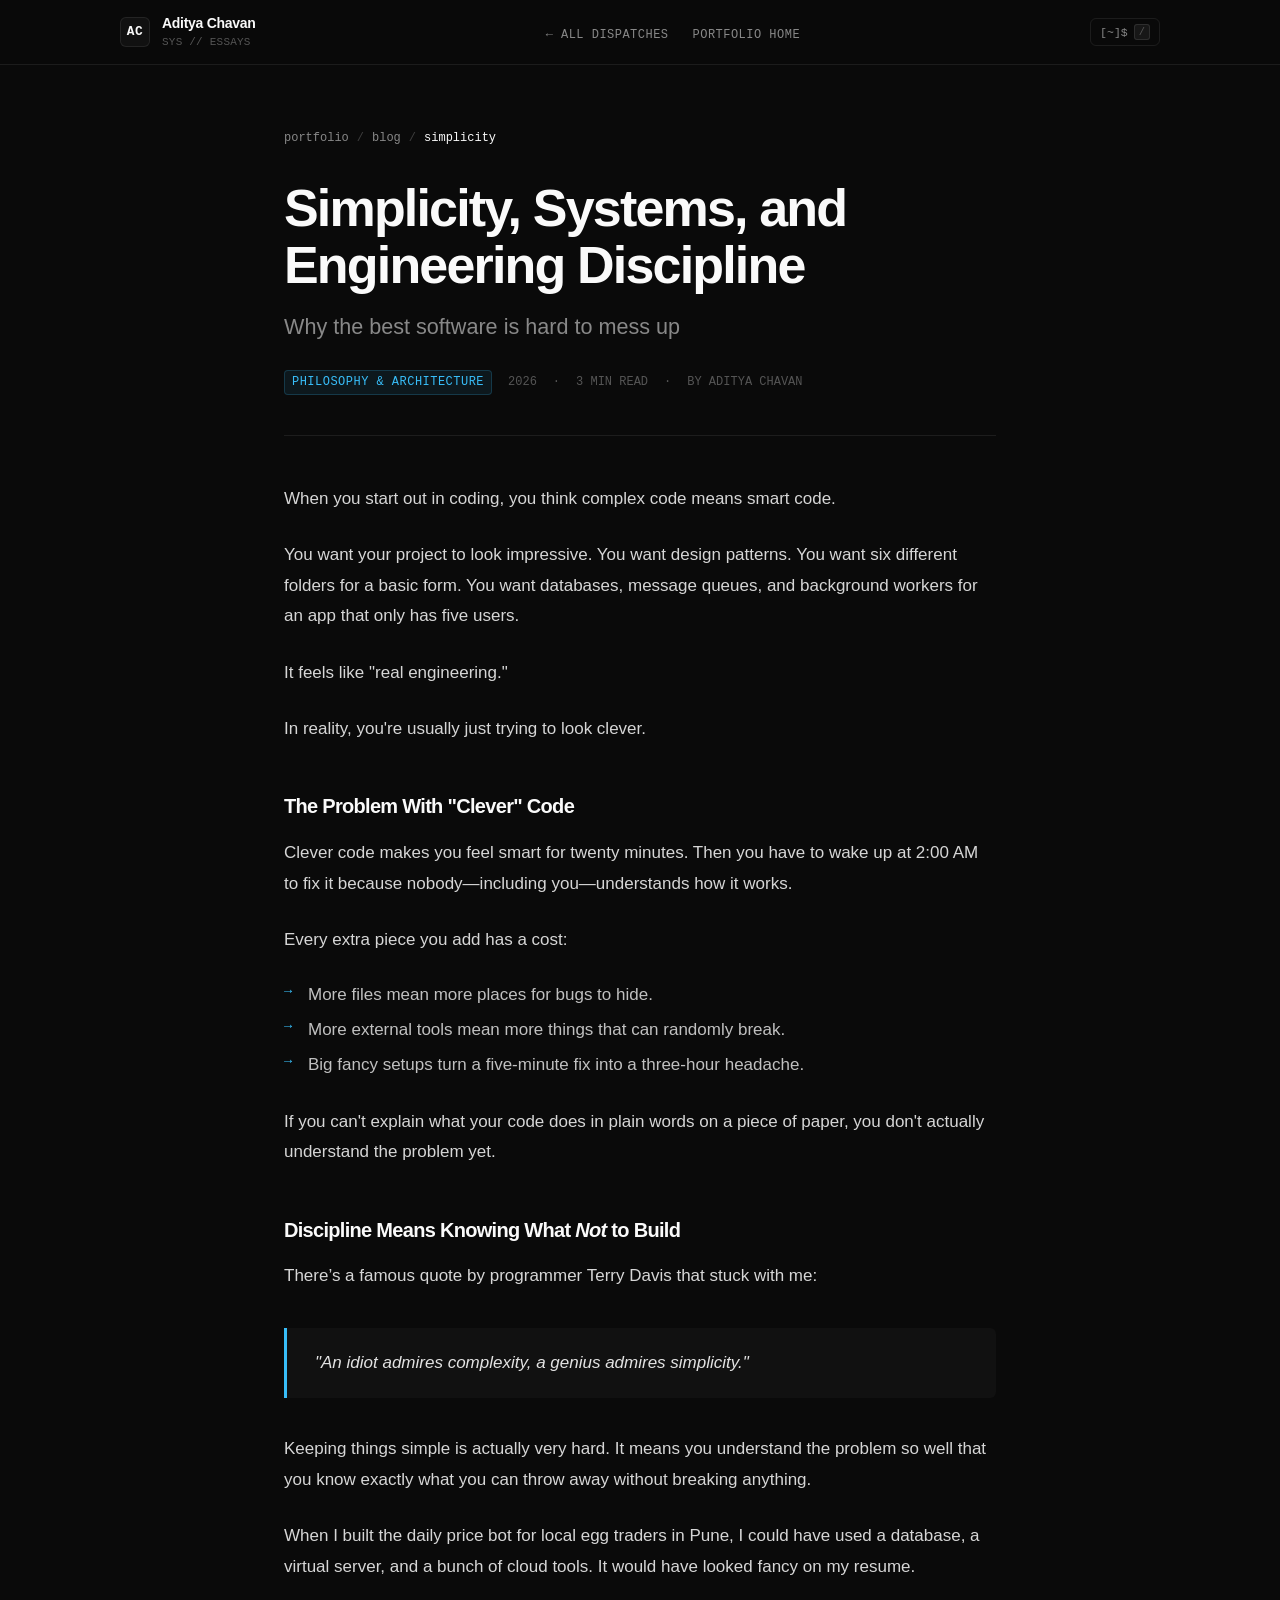
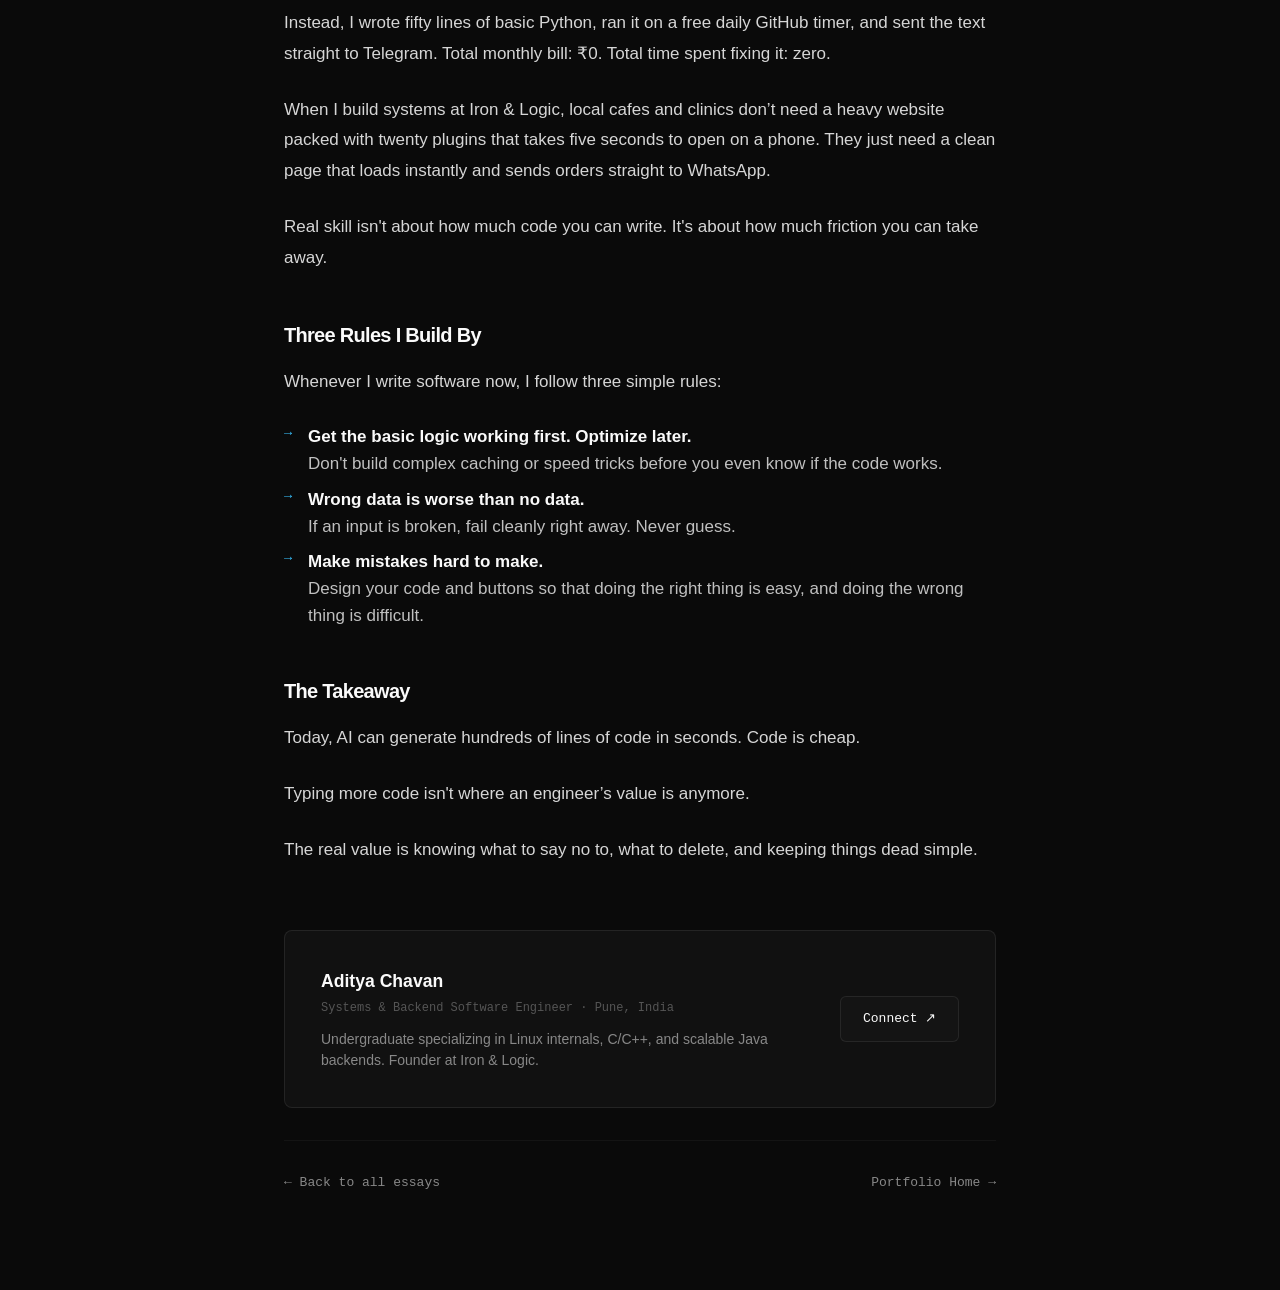
<file: blog/simplicity-systems-discipline.html>
<!DOCTYPE html>
<html lang="en">
<head>
  <meta charset="UTF-8">
  <meta http-equiv="Content-Type" content="text/html; charset=UTF-8">
  <meta name="viewport" content="width=device-width, initial-scale=1.0">
  <title>Simplicity, Systems, and Engineering Discipline &mdash; Aditya Chavan</title>
  
  <!-- Security Directives -->
  <meta http-equiv="X-Content-Type-Options" content="nosniff">
  <meta name="referrer" content="strict-origin-when-cross-origin">
  <meta http-equiv="Content-Security-Policy" content="default-src 'self'; script-src 'self' 'unsafe-inline'; style-src 'self' 'unsafe-inline' https://fonts.googleapis.com; font-src 'self' https://fonts.gstatic.com; img-src 'self' data: https:; connect-src 'self'; base-uri 'self'; form-action 'self';">

  <meta name="description" content="Why the best software is hard to mess up. Thoughts on Terry Davis, cutting out clever bloat, and keeping systems dead simple.">
  <meta name="author" content="Aditya Chavan">
  <meta name="theme-color" content="#0A0A0A">
  <meta name="robots" content="index, follow">

  <!-- Open Graph -->
  <meta property="og:type" content="article">
  <meta property="og:url" content="https://aditya8242.github.io/blog/simplicity-systems-discipline.html">
  <meta property="og:title" content="Simplicity, Systems, and Engineering Discipline &mdash; Aditya Chavan">
  <meta property="og:description" content="Why the best software is hard to mess up. Thoughts on Terry Davis, cutting out clever bloat, and keeping systems dead simple.">

  <!-- Twitter -->
  <meta name="twitter:card" content="summary_large_image">
  <meta name="twitter:site" content="@ad1tya24">
  <meta name="twitter:creator" content="@ad1tya24">

  <!-- Favicon -->
  <link rel="icon" type="image/svg+xml" href="../favicon.svg">
  <link rel="icon" type="image/png" href="../favicon.png">

  <!-- Typography: Inter & JetBrains Mono -->
  <link rel="preconnect" href="https://fonts.googleapis.com">
  <link rel="preconnect" href="https://fonts.gstatic.com" crossorigin>
  <link rel="preload" as="style" href="https://fonts.googleapis.com/css2?family=Inter:wght@300;400;500;600;700&family=JetBrains+Mono:ital,wght@0,300;0,400;0,500;0,600;0,700;1,400&display=swap">
  <link rel="stylesheet" href="https://fonts.googleapis.com/css2?family=Inter:wght@300;400;500;600;700&family=JetBrains+Mono:ital,wght@0,300;0,400;0,500;0,600;0,700;1,400&display=swap" media="print" onload="this.media='all'">
  <noscript>
    <link rel="stylesheet" href="https://fonts.googleapis.com/css2?family=Inter:wght@300;400;500;600;700&family=JetBrains+Mono:ital,wght@0,300;0,400;0,500;0,600;0,700;1,400&display=swap">
  </noscript>

  <link rel="stylesheet" href="../styles.css">
</head>
<body>

  <!-- Top Navigation Bar -->
  <header class="site-nav">
    <div class="container">
      <div class="nav-inner">
        <a href="../" class="nav-brand" aria-label="Aditya Chavan Portfolio">
          <span class="brand-monogram">AC</span>
          <div class="brand-meta">
            <span class="brand-name">Aditya Chavan</span>
            <span class="brand-role">SYS // ESSAYS</span>
          </div>
        </a>

        <nav>
          <ul class="nav-links">
            <li><a href="index.html">&larr; All Dispatches</a></li>
            <li><a href="../">Portfolio Home</a></li>
          </ul>
        </nav>

        <div class="nav-controls">
          <button id="open-terminal-btn" class="terminal-trigger-btn" title="Open Interactive Terminal (Press /)">
            <span>[~]$</span>
            <span class="kbd-shortcut">/</span>
          </button>

          <!-- Mobile Navigation Toggle -->
          <button id="mobile-menu-btn" class="mobile-menu-toggle" aria-label="Toggle navigation menu">
            <span class="menu-icon">&#9776;</span>
          </button>
        </div>
      </div>
    </div>

    <!-- Mobile Navigation Drawer -->
    <div id="mobile-nav-drawer" class="mobile-nav-drawer">
      <ul class="mobile-nav-list">
        <li><a href="index.html" class="mobile-nav-link"><span>&larr; All Engineering Dispatches</span><span>&#8598;</span></a></li>
        <li><a href="../index.html" class="mobile-nav-link"><span>01 // Portfolio Home</span><span>&#8599;</span></a></li>
        <li><a href="../index.html#systems" class="mobile-nav-link"><span>02 // Systems &amp; Architecture</span><span>&darr;</span></a></li>
        <li><a href="../index.html#dispatch" class="mobile-nav-link accent"><span>06 // Contact / Dispatch</span><span>&darr;</span></a></li>
      </ul>
    </div>
  </header>

  <!-- Article Viewport -->
  <main class="article-wrapper">
    
    <!-- Breadcrumbs -->
    <nav class="breadcrumb-nav" aria-label="Breadcrumb">
      <a href="../">portfolio</a>
      <span class="breadcrumb-sep">/</span>
      <a href="index.html">blog</a>
      <span class="breadcrumb-sep">/</span>
      <span style="color: var(--text-primary);">simplicity</span>
    </nav>

    <!-- Article Header -->
    <header class="article-header">
      <h1 class="article-title">Simplicity, Systems, and Engineering Discipline</h1>
      <h2 class="article-subtitle">Why the best software is hard to mess up</h2>

      <div class="article-meta-bar">
        <span class="blog-tag">PHILOSOPHY &amp; ARCHITECTURE</span>
        <span>2026</span>
        <span>&middot;</span>
        <span>3 MIN READ</span>
        <span>&middot;</span>
        <span>BY ADITYA CHAVAN</span>
      </div>
    </header>

    <!-- Article Content -->
    <article class="article-prose">
      <p>
        When you start out in coding, you think complex code means smart code.
      </p>

      <p>
        You want your project to look impressive. You want design patterns. You want six different folders for a basic form. You want databases, message queues, and background workers for an app that only has five users.
      </p>

      <p>
        It feels like "real engineering."
      </p>

      <p>
        In reality, you're usually just trying to look clever.
      </p>

      <h3>The Problem With "Clever" Code</h3>

      <p>
        Clever code makes you feel smart for twenty minutes. Then you have to wake up at 2:00 AM to fix it because nobody&mdash;including you&mdash;understands how it works.
      </p>

      <p>Every extra piece you add has a cost:</p>
      <ul>
        <li>More files mean more places for bugs to hide.</li>
        <li>More external tools mean more things that can randomly break.</li>
        <li>Big fancy setups turn a five-minute fix into a three-hour headache.</li>
      </ul>

      <p>
        If you can't explain what your code does in plain words on a piece of paper, you don't actually understand the problem yet.
      </p>

      <h3>Discipline Means Knowing What <em>Not</em> to Build</h3>

      <p>
        There&rsquo;s a famous quote by programmer Terry Davis that stuck with me:
      </p>

      <blockquote>
        "An idiot admires complexity, a genius admires simplicity."
      </blockquote>

      <p>
        Keeping things simple is actually very hard. It means you understand the problem so well that you know exactly what you can throw away without breaking anything.
      </p>

      <p>
        When I built the daily price bot for local egg traders in Pune, I could have used a database, a virtual server, and a bunch of cloud tools. It would have looked fancy on my resume.
      </p>

      <p>
        Instead, I wrote fifty lines of basic Python, ran it on a free daily GitHub timer, and sent the text straight to Telegram. Total monthly bill: &#8377;0. Total time spent fixing it: zero.
      </p>

      <p>
        When I build systems at Iron &amp; Logic, local cafes and clinics don&rsquo;t need a heavy website packed with twenty plugins that takes five seconds to open on a phone. They just need a clean page that loads instantly and sends orders straight to WhatsApp.
      </p>

      <p>
        Real skill isn't about how much code you can write. It's about how much friction you can take away.
      </p>

      <h3>Three Rules I Build By</h3>

      <p>Whenever I write software now, I follow three simple rules:</p>

      <ol>
        <li>
          <strong>Get the basic logic working first. Optimize later.</strong><br>
          Don't build complex caching or speed tricks before you even know if the code works.
        </li>
        <li>
          <strong>Wrong data is worse than no data.</strong><br>
          If an input is broken, fail cleanly right away. Never guess.
        </li>
        <li>
          <strong>Make mistakes hard to make.</strong><br>
          Design your code and buttons so that doing the right thing is easy, and doing the wrong thing is difficult.
        </li>
      </ol>

      <h3>The Takeaway</h3>

      <p>
        Today, AI can generate hundreds of lines of code in seconds. Code is cheap.
      </p>

      <p>
        Typing more code isn't where an engineer&rsquo;s value is anymore.
      </p>

      <p>
        The real value is knowing what to say no to, what to delete, and keeping things dead simple.
      </p>
    </article>

    <!-- Author Card -->
    <div class="article-author-card">
      <div class="author-info">
        <span class="author-name">Aditya Chavan</span>
        <span class="author-role">Systems &amp; Backend Software Engineer &middot; Pune, India</span>
        <p class="author-bio">
          Undergraduate specializing in Linux internals, C/C++, and scalable Java backends. Founder at Iron &amp; Logic.
        </p>
      </div>
      <div>
        <a href="../#dispatch" class="btn btn-secondary">Connect &#8599;</a>
      </div>
    </div>

    <!-- Navigation Footer -->
    <div class="article-nav-footer">
      <a href="index.html">&larr; Back to all essays</a>
      <a href="../">Portfolio Home &rarr;</a>
    </div>

  </main>

  <!-- Terminal Modal Easter Egg -->
  <div id="terminal-modal" class="modal-overlay" role="dialog" aria-modal="true" aria-label="Interactive Terminal Shell">
    <div class="modal-terminal-card">
      <div class="terminal-titlebar">
        <div class="terminal-dots">
          <span class="terminal-dot close" id="modal-close-dot"></span>
          <span class="terminal-dot min"></span>
          <span class="terminal-dot max"></span>
        </div>
        <div class="terminal-title">aditya@arch-pune: ~/blog (sh) &mdash; Press Esc to exit</div>
        <button id="modal-close-btn" class="modal-close-btn" aria-label="Close terminal">&#10005; Close</button>
      </div>
      <div class="terminal-body" id="modal-term-body" style="overflow-y:auto;flex:1;">
        <div class="term-output" id="modal-term-output"></div>
        <div class="term-prompt-line">
          <span class="term-prompt">aditya@arch-pune:~$</span>
          <input type="text" id="modal-term-input" class="term-input" spellcheck="false" autocomplete="off" aria-label="Interactive Command Input">
        </div>
      </div>
    </div>
  </div>

  <script src="../terminal.js"></script>
  <script>
    (function() {
      'use strict';
      const openTerminalBtn = document.getElementById('open-terminal-btn');
      const modal = document.getElementById('terminal-modal');
      const modalCloseBtn = document.getElementById('modal-close-btn');
      const modalCloseDot = document.getElementById('modal-close-dot');
      const modalInput = document.getElementById('modal-term-input');
      const modalOutput = document.getElementById('modal-term-output');
      const modalBody = document.getElementById('modal-term-body');

      let modalTerminal = null;

      function openModalTerminal() {
        modal.classList.add('open');
        if (!modalTerminal) {
          modalTerminal = new window.TerminalEngine(
            modalBody,
            modalInput,
            modalOutput,
            () => closeModalTerminal(),
            () => closeModalTerminal()
          );
        }
        setTimeout(() => modalInput.focus(), 50);
      }

      function closeModalTerminal() {
        modal.classList.remove('open');
      }

      openTerminalBtn.addEventListener('click', openModalTerminal);
      modalCloseBtn.addEventListener('click', closeModalTerminal);
      modalCloseDot.addEventListener('click', closeModalTerminal);

      modal.addEventListener('click', (e) => {
        if (e.target === modal) closeModalTerminal();
      });

      document.addEventListener('keydown', (e) => {
        if (e.key === '/' && document.activeElement !== modalInput && document.activeElement.tagName !== 'INPUT' && document.activeElement.tagName !== 'TEXTAREA') {
          e.preventDefault();
          openModalTerminal();
        } else if (e.key === 'Escape' && modal.classList.contains('open')) {
          closeModalTerminal();
        }
      });
    })();
  </script>

  <script>
    const mBtn = document.getElementById('mobile-menu-btn');
    const mDrawer = document.getElementById('mobile-nav-drawer');
    if (mBtn && mDrawer) {
      mBtn.addEventListener('click', () => {
        const isOpen = mDrawer.classList.toggle('open');
        const iconSpan = mBtn.querySelector('.menu-icon');
        if (iconSpan) iconSpan.textContent = isOpen ? '&#10005;' : '&#9776;';
      });
      mDrawer.querySelectorAll('.mobile-nav-link').forEach(link => {
        link.addEventListener('click', () => {
          mDrawer.classList.remove('open');
          const iconSpan = mBtn.querySelector('.menu-icon');
          if (iconSpan) iconSpan.textContent = '&#9776;';
        });
      });
    }
  </script>
</body>
</html>
</file>
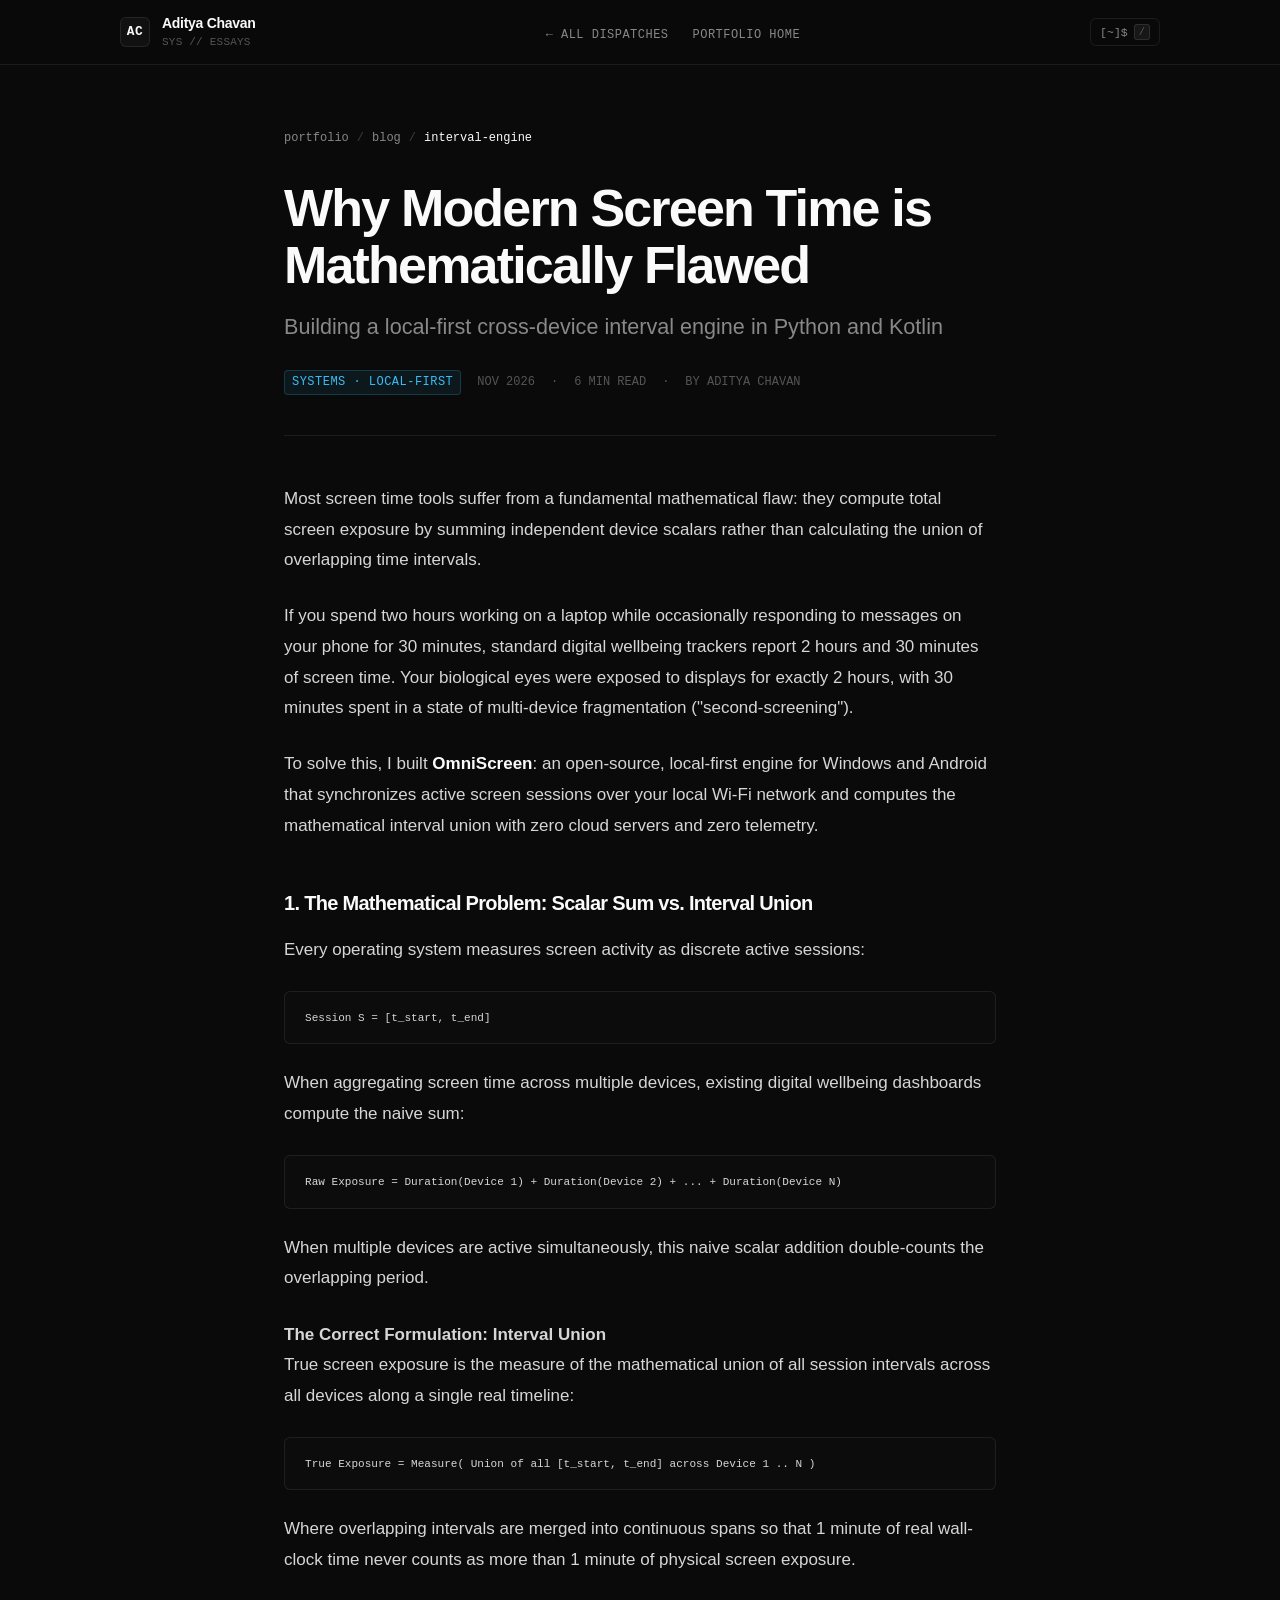
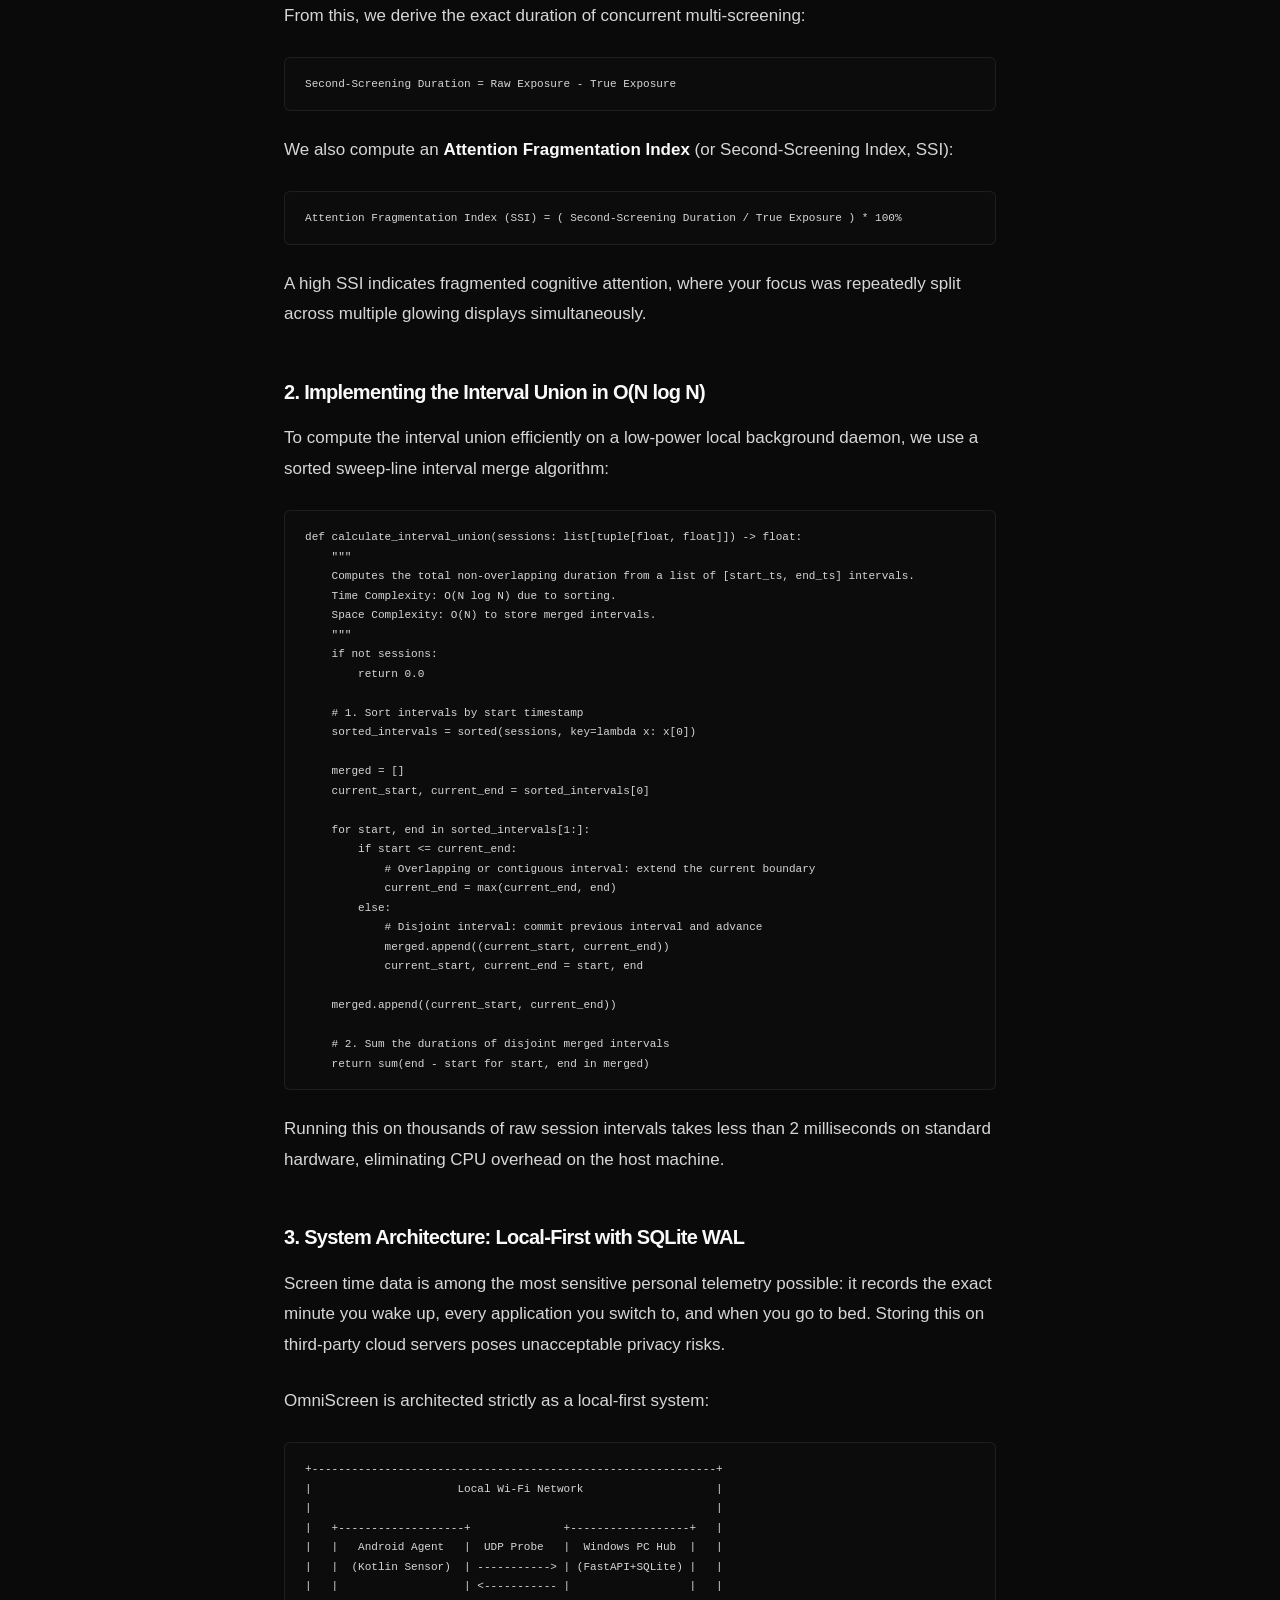
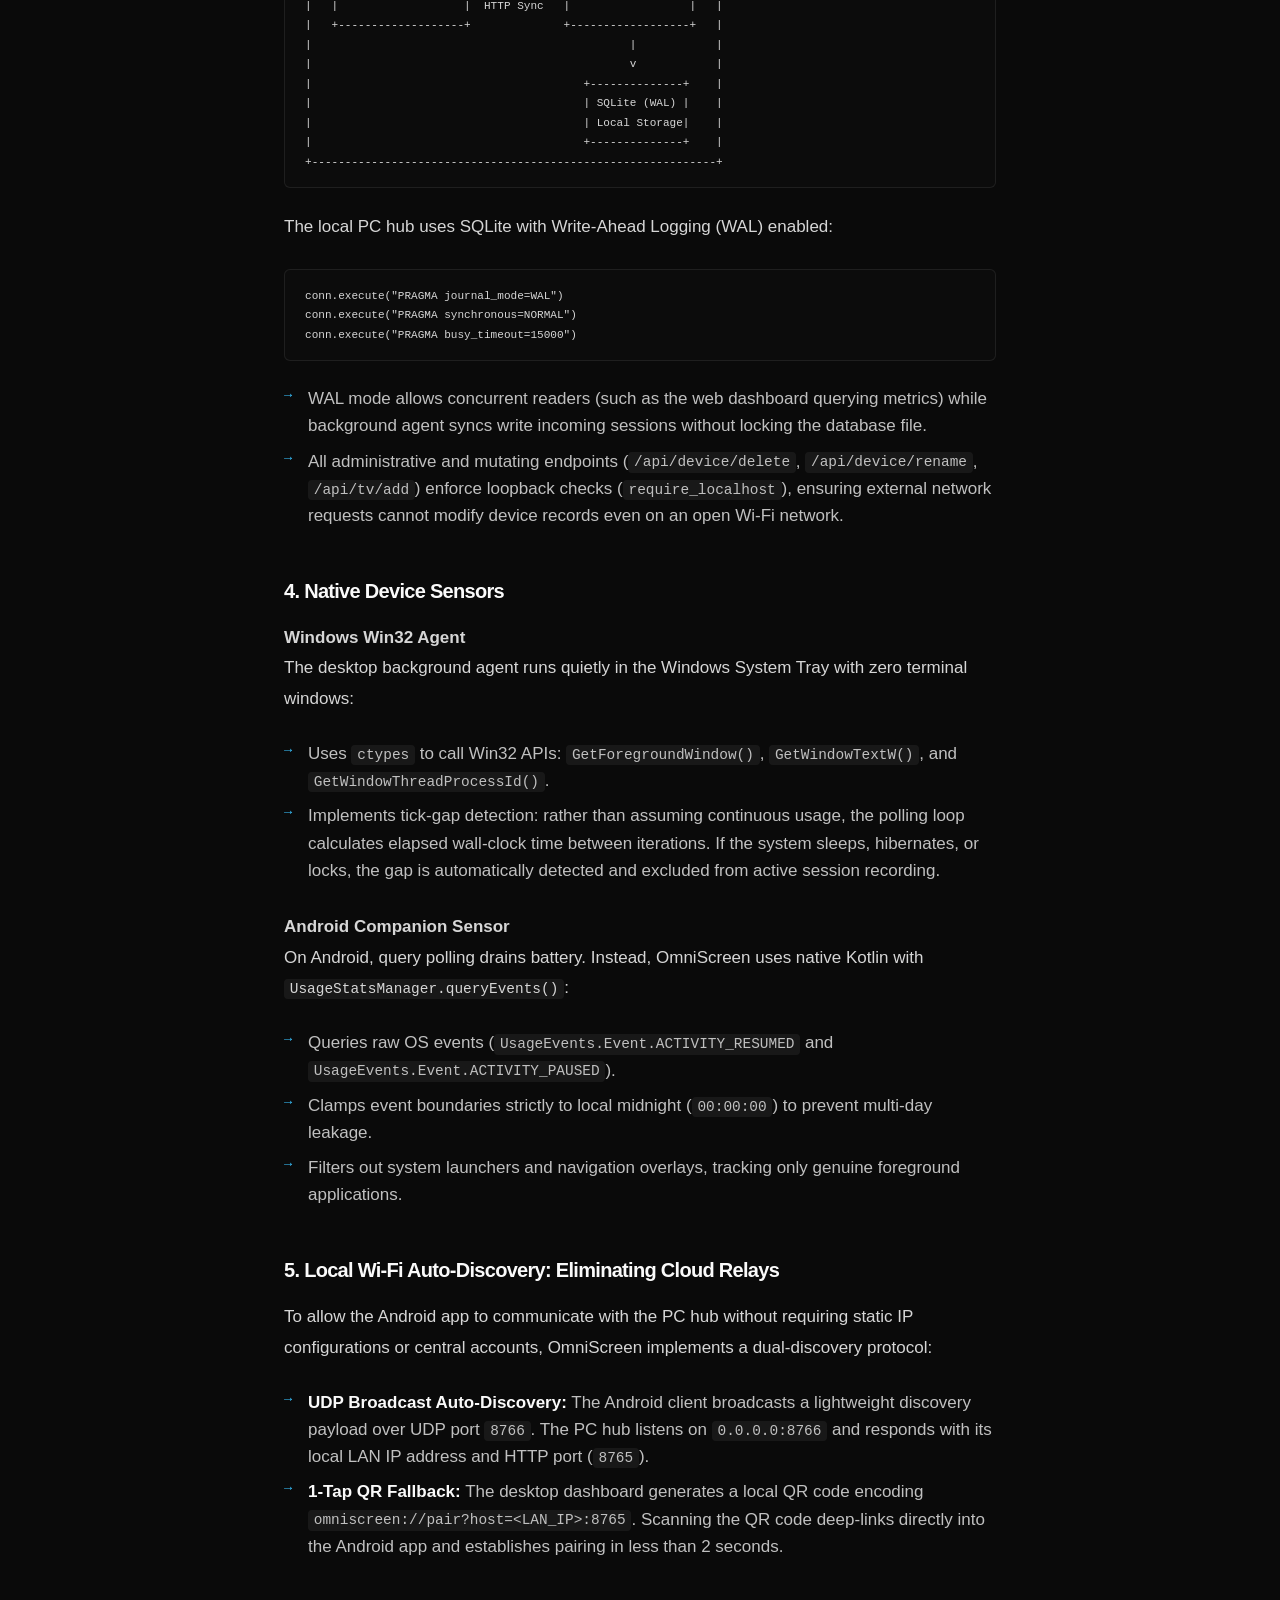
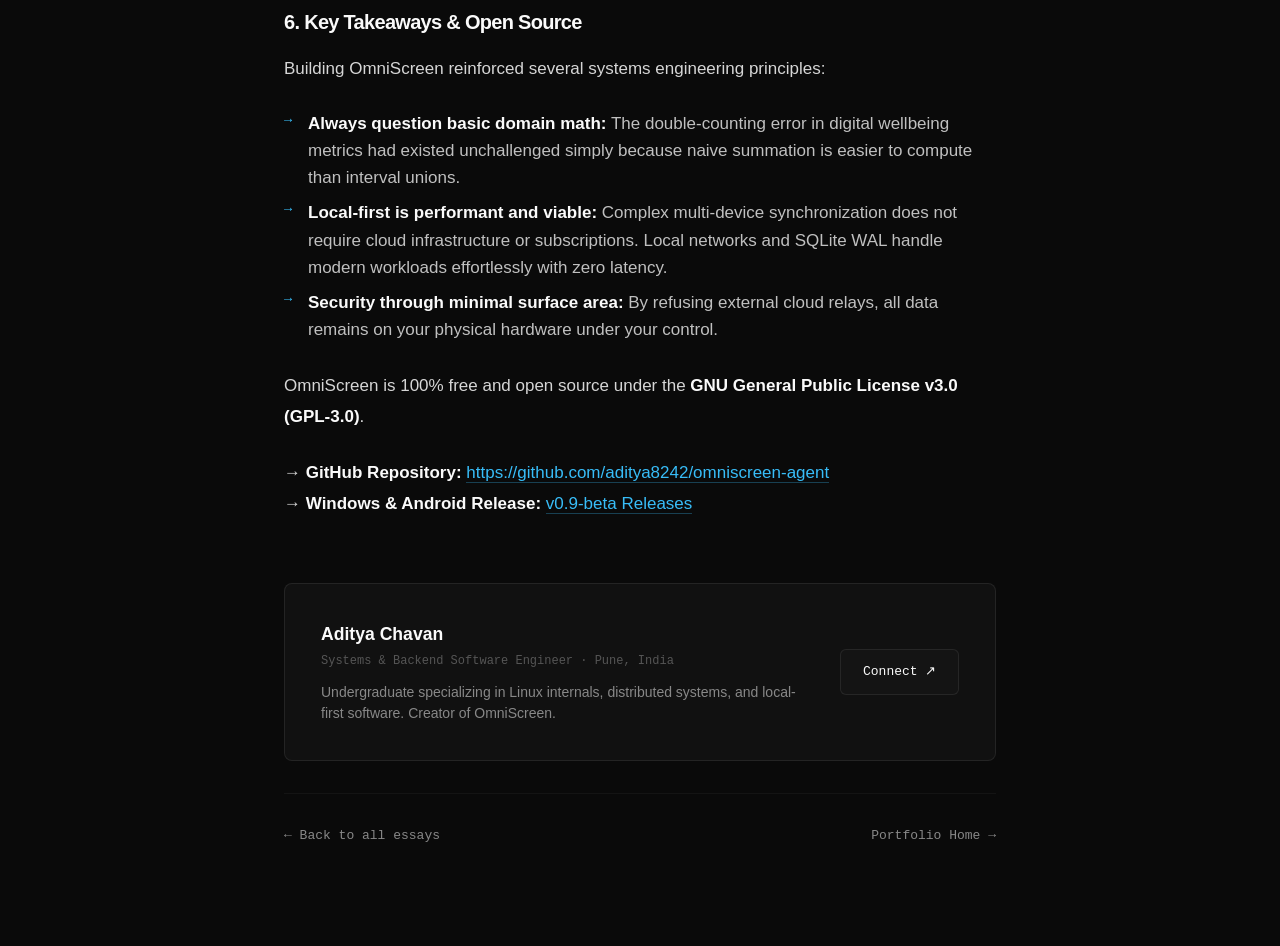
<file: blog/why-modern-screen-time-is-mathematically-flawed.html>
<!DOCTYPE html>
<html lang="en">
<head>
  <meta charset="UTF-8">
  <meta http-equiv="Content-Type" content="text/html; charset=UTF-8">
  <meta name="viewport" content="width=device-width, initial-scale=1.0">
  <title>Why Modern Screen Time is Mathematically Flawed &mdash; Aditya Chavan</title>
  
  <!-- Security Directives -->
  <meta http-equiv="X-Content-Type-Options" content="nosniff">
  <meta name="referrer" content="strict-origin-when-cross-origin">
  <meta http-equiv="Content-Security-Policy" content="default-src 'self'; script-src 'self' 'unsafe-inline'; style-src 'self' 'unsafe-inline' https://fonts.googleapis.com; font-src 'self' https://fonts.gstatic.com; img-src 'self' data: https:; connect-src 'self'; base-uri 'self'; form-action 'self';">

  <meta name="description" content="Why conventional digital wellbeing trackers double-count multi-device screen time, and how I built a local-first interval union engine in Python and Kotlin.">
  <meta name="author" content="Aditya Chavan">
  <meta name="theme-color" content="#0A0A0A">
  <meta name="robots" content="index, follow">

  <!-- Open Graph -->
  <meta property="og:type" content="article">
  <meta property="og:url" content="https://aditya8242.github.io/blog/why-modern-screen-time-is-mathematically-flawed.html">
  <meta property="og:title" content="Why Modern Screen Time is Mathematically Flawed &mdash; Aditya Chavan">
  <meta property="og:description" content="Why conventional digital wellbeing trackers double-count multi-device screen time, and how I built a local-first interval union engine in Python and Kotlin.">

  <!-- Twitter -->
  <meta name="twitter:card" content="summary_large_image">
  <meta name="twitter:site" content="@ad1tya24">
  <meta name="twitter:creator" content="@ad1tya24">

  <!-- Favicon -->
  <link rel="icon" type="image/svg+xml" href="../favicon.svg">
  <link rel="icon" type="image/png" href="../favicon.png">

  <!-- Typography: Inter & JetBrains Mono -->
  <link rel="preconnect" href="https://fonts.googleapis.com">
  <link rel="preconnect" href="https://fonts.gstatic.com" crossorigin>
  <link rel="preload" as="style" href="https://fonts.googleapis.com/css2?family=Inter:wght@300;400;500;600;700&family=JetBrains+Mono:ital,wght@0,300;0,400;0,500;0,600;0,700;1,400&display=swap">
  <link rel="stylesheet" href="https://fonts.googleapis.com/css2?family=Inter:wght@300;400;500;600;700&family=JetBrains+Mono:ital,wght@0,300;0,400;0,500;0,600;0,700;1,400&display=swap" media="print" onload="this.media='all'">
  <noscript>
    <link rel="stylesheet" href="https://fonts.googleapis.com/css2?family=Inter:wght@300;400;500;600;700&family=JetBrains+Mono:ital,wght@0,300;0,400;0,500;0,600;0,700;1,400&display=swap">
  </noscript>

  <link rel="stylesheet" href="../styles.css">
</head>
<body>

  <!-- Top Navigation Bar -->
  <header class="site-nav">
    <div class="container">
      <div class="nav-inner">
        <a href="../" class="nav-brand" aria-label="Aditya Chavan Portfolio">
          <span class="brand-monogram">AC</span>
          <div class="brand-meta">
            <span class="brand-name">Aditya Chavan</span>
            <span class="brand-role">SYS // ESSAYS</span>
          </div>
        </a>

        <nav>
          <ul class="nav-links">
            <li><a href="index.html">&larr; All Dispatches</a></li>
            <li><a href="../">Portfolio Home</a></li>
          </ul>
        </nav>

        <div class="nav-controls">
          <button id="open-terminal-btn" class="terminal-trigger-btn" title="Open Interactive Terminal (Press /)">
            <span>[~]$</span>
            <span class="kbd-shortcut">/</span>
          </button>

          <!-- Mobile Navigation Toggle -->
          <button id="mobile-menu-btn" class="mobile-menu-toggle" aria-label="Toggle navigation menu">
            <span class="menu-icon">&#9776;</span>
          </button>
        </div>
      </div>
    </div>

    <!-- Mobile Navigation Drawer -->
    <div id="mobile-nav-drawer" class="mobile-nav-drawer">
      <ul class="mobile-nav-list">
        <li><a href="index.html" class="mobile-nav-link"><span>&larr; All Engineering Dispatches</span><span>&#8598;</span></a></li>
        <li><a href="../index.html" class="mobile-nav-link"><span>01 // Portfolio Home</span><span>&#8599;</span></a></li>
        <li><a href="../index.html#systems" class="mobile-nav-link"><span>02 // Systems &amp; Architecture</span><span>&darr;</span></a></li>
        <li><a href="../index.html#dispatch" class="mobile-nav-link accent"><span>06 // Contact / Dispatch</span><span>&darr;</span></a></li>
      </ul>
    </div>
  </header>

  <!-- Article Viewport -->
  <main class="article-wrapper">
    
    <!-- Breadcrumbs -->
    <nav class="breadcrumb-nav" aria-label="Breadcrumb">
      <a href="../">portfolio</a>
      <span class="breadcrumb-sep">/</span>
      <a href="index.html">blog</a>
      <span class="breadcrumb-sep">/</span>
      <span style="color: var(--text-primary);">interval-engine</span>
    </nav>

    <!-- Article Header -->
    <header class="article-header">
      <h1 class="article-title">Why Modern Screen Time is Mathematically Flawed</h1>
      <h2 class="article-subtitle">Building a local-first cross-device interval engine in Python and Kotlin</h2>

      <div class="article-meta-bar">
        <span class="blog-tag">SYSTEMS &middot; LOCAL-FIRST</span>
        <span>NOV 2026</span>
        <span>&middot;</span>
        <span>6 MIN READ</span>
        <span>&middot;</span>
        <span>BY ADITYA CHAVAN</span>
      </div>
    </header>

    <!-- Article Content -->
    <article class="article-prose">
      <p>
        Most screen time tools suffer from a fundamental mathematical flaw: they compute total screen exposure by summing independent device scalars rather than calculating the union of overlapping time intervals.
      </p>

      <p>
        If you spend two hours working on a laptop while occasionally responding to messages on your phone for 30 minutes, standard digital wellbeing trackers report 2 hours and 30 minutes of screen time. Your biological eyes were exposed to displays for exactly 2 hours, with 30 minutes spent in a state of multi-device fragmentation ("second-screening").
      </p>

      <p>
        To solve this, I built <strong>OmniScreen</strong>: an open-source, local-first engine for Windows and Android that synchronizes active screen sessions over your local Wi-Fi network and computes the mathematical interval union with zero cloud servers and zero telemetry.
      </p>

      <h3>1. The Mathematical Problem: Scalar Sum vs. Interval Union</h3>

      <p>Every operating system measures screen activity as discrete active sessions:</p>

      <pre><code>Session S = [t_start, t_end]</code></pre>

      <p>When aggregating screen time across multiple devices, existing digital wellbeing dashboards compute the naive sum:</p>

      <pre><code>Raw Exposure = Duration(Device 1) + Duration(Device 2) + ... + Duration(Device N)</code></pre>

      <p>When multiple devices are active simultaneously, this naive scalar addition double-counts the overlapping period.</p>

      <h4>The Correct Formulation: Interval Union</h4>

      <p>True screen exposure is the measure of the mathematical union of all session intervals across all devices along a single real timeline:</p>

      <pre><code>True Exposure = Measure( Union of all [t_start, t_end] across Device 1 .. N )</code></pre>

      <p>Where overlapping intervals are merged into continuous spans so that 1 minute of real wall-clock time never counts as more than 1 minute of physical screen exposure.</p>

      <p>From this, we derive the exact duration of concurrent multi-screening:</p>

      <pre><code>Second-Screening Duration = Raw Exposure - True Exposure</code></pre>

      <p>We also compute an <strong>Attention Fragmentation Index</strong> (or Second-Screening Index, SSI):</p>

      <pre><code>Attention Fragmentation Index (SSI) = ( Second-Screening Duration / True Exposure ) * 100%</code></pre>

      <p>A high SSI indicates fragmented cognitive attention, where your focus was repeatedly split across multiple glowing displays simultaneously.</p>

      <h3>2. Implementing the Interval Union in O(N log N)</h3>

      <p>To compute the interval union efficiently on a low-power local background daemon, we use a sorted sweep-line interval merge algorithm:</p>

<pre><code class="language-python">def calculate_interval_union(sessions: list[tuple[float, float]]) -> float:
    """
    Computes the total non-overlapping duration from a list of [start_ts, end_ts] intervals.
    Time Complexity: O(N log N) due to sorting.
    Space Complexity: O(N) to store merged intervals.
    """
    if not sessions:
        return 0.0

    # 1. Sort intervals by start timestamp
    sorted_intervals = sorted(sessions, key=lambda x: x[0])

    merged = []
    current_start, current_end = sorted_intervals[0]

    for start, end in sorted_intervals[1:]:
        if start <= current_end:
            # Overlapping or contiguous interval: extend the current boundary
            current_end = max(current_end, end)
        else:
            # Disjoint interval: commit previous interval and advance
            merged.append((current_start, current_end))
            current_start, current_end = start, end

    merged.append((current_start, current_end))

    # 2. Sum the durations of disjoint merged intervals
    return sum(end - start for start, end in merged)
</code></pre>

      <p>Running this on thousands of raw session intervals takes less than 2 milliseconds on standard hardware, eliminating CPU overhead on the host machine.</p>

      <h3>3. System Architecture: Local-First with SQLite WAL</h3>

      <p>
        Screen time data is among the most sensitive personal telemetry possible: it records the exact minute you wake up, every application you switch to, and when you go to bed. Storing this on third-party cloud servers poses unacceptable privacy risks.
      </p>

      <p>OmniScreen is architected strictly as a local-first system:</p>

<pre><code>+-------------------------------------------------------------+
|                      Local Wi-Fi Network                    |
|                                                             |
|   +-------------------+              +------------------+   |
|   |   Android Agent   |  UDP Probe   |  Windows PC Hub  |   |
|   |  (Kotlin Sensor)  | -----------> | (FastAPI+SQLite) |   |
|   |                   | <----------- |                  |   |
|   |                   |  HTTP Sync   |                  |   |
|   +-------------------+              +------------------+   |
|                                                |            |
|                                                v            |
|                                         +--------------+    |
|                                         | SQLite (WAL) |    |
|                                         | Local Storage|    |
|                                         +--------------+    |
+-------------------------------------------------------------+
</code></pre>

      <p>The local PC hub uses SQLite with Write-Ahead Logging (WAL) enabled:</p>

<pre><code class="language-python">conn.execute("PRAGMA journal_mode=WAL")
conn.execute("PRAGMA synchronous=NORMAL")
conn.execute("PRAGMA busy_timeout=15000")
</code></pre>

      <ul>
        <li>WAL mode allows concurrent readers (such as the web dashboard querying metrics) while background agent syncs write incoming sessions without locking the database file.</li>
        <li>All administrative and mutating endpoints (<code>/api/device/delete</code>, <code>/api/device/rename</code>, <code>/api/tv/add</code>) enforce loopback checks (<code>require_localhost</code>), ensuring external network requests cannot modify device records even on an open Wi-Fi network.</li>
      </ul>

      <h3>4. Native Device Sensors</h3>

      <h4>Windows Win32 Agent</h4>
      <p>
        The desktop background agent runs quietly in the Windows System Tray with zero terminal windows:
      </p>
      <ul>
        <li>Uses <code>ctypes</code> to call Win32 APIs: <code>GetForegroundWindow()</code>, <code>GetWindowTextW()</code>, and <code>GetWindowThreadProcessId()</code>.</li>
        <li>Implements tick-gap detection: rather than assuming continuous usage, the polling loop calculates elapsed wall-clock time between iterations. If the system sleeps, hibernates, or locks, the gap is automatically detected and excluded from active session recording.</li>
      </ul>

      <h4>Android Companion Sensor</h4>
      <p>
        On Android, query polling drains battery. Instead, OmniScreen uses native Kotlin with <code>UsageStatsManager.queryEvents()</code>:
      </p>
      <ul>
        <li>Queries raw OS events (<code>UsageEvents.Event.ACTIVITY_RESUMED</code> and <code>UsageEvents.Event.ACTIVITY_PAUSED</code>).</li>
        <li>Clamps event boundaries strictly to local midnight (<code>00:00:00</code>) to prevent multi-day leakage.</li>
        <li>Filters out system launchers and navigation overlays, tracking only genuine foreground applications.</li>
      </ul>

      <h3>5. Local Wi-Fi Auto-Discovery: Eliminating Cloud Relays</h3>

      <p>To allow the Android app to communicate with the PC hub without requiring static IP configurations or central accounts, OmniScreen implements a dual-discovery protocol:</p>

      <ol>
        <li><strong>UDP Broadcast Auto-Discovery:</strong> The Android client broadcasts a lightweight discovery payload over UDP port <code>8766</code>. The PC hub listens on <code>0.0.0.0:8766</code> and responds with its local LAN IP address and HTTP port (<code>8765</code>).</li>
        <li><strong>1-Tap QR Fallback:</strong> The desktop dashboard generates a local QR code encoding <code>omniscreen://pair?host=&lt;LAN_IP&gt;:8765</code>. Scanning the QR code deep-links directly into the Android app and establishes pairing in less than 2 seconds.</li>
      </ol>

      <h3>6. Key Takeaways &amp; Open Source</h3>

      <p>Building OmniScreen reinforced several systems engineering principles:</p>
      <ul>
        <li><strong>Always question basic domain math:</strong> The double-counting error in digital wellbeing metrics had existed unchallenged simply because naive summation is easier to compute than interval unions.</li>
        <li><strong>Local-first is performant and viable:</strong> Complex multi-device synchronization does not require cloud infrastructure or subscriptions. Local networks and SQLite WAL handle modern workloads effortlessly with zero latency.</li>
        <li><strong>Security through minimal surface area:</strong> By refusing external cloud relays, all data remains on your physical hardware under your control.</li>
      </ul>

      <p>OmniScreen is 100% free and open source under the <strong>GNU General Public License v3.0 (GPL-3.0)</strong>.</p>

      <p>
        &rarr; <strong>GitHub Repository:</strong> <a href="https://github.com/aditya8242/omniscreen-agent" target="_blank" rel="noopener">https://github.com/aditya8242/omniscreen-agent</a><br>
        &rarr; <strong>Windows &amp; Android Release:</strong> <a href="https://github.com/aditya8242/omniscreen-agent/releases/tag/v0.9-beta" target="_blank" rel="noopener">v0.9-beta Releases</a>
      </p>
    </article>

    <!-- Author Card -->
    <div class="article-author-card">
      <div class="author-info">
        <span class="author-name">Aditya Chavan</span>
        <span class="author-role">Systems &amp; Backend Software Engineer &middot; Pune, India</span>
        <p class="author-bio">
          Undergraduate specializing in Linux internals, distributed systems, and local-first software. Creator of OmniScreen.
        </p>
      </div>
      <div>
        <a href="../#dispatch" class="btn btn-secondary">Connect &#8599;</a>
      </div>
    </div>

    <!-- Navigation Footer -->
    <div class="article-nav-footer">
      <a href="index.html">&larr; Back to all essays</a>
      <a href="../">Portfolio Home &rarr;</a>
    </div>

  </main>

  <!-- Terminal Modal Easter Egg -->
  <div id="terminal-modal" class="modal-overlay" role="dialog" aria-modal="true" aria-label="Interactive Terminal Shell">
    <div class="modal-terminal-card">
      <div class="terminal-titlebar">
        <div class="terminal-dots">
          <span class="terminal-dot close" id="modal-close-dot"></span>
          <span class="terminal-dot min"></span>
          <span class="terminal-dot max"></span>
        </div>
        <div class="terminal-title">aditya@arch-pune: ~/blog (sh) &mdash; Press Esc to exit</div>
        <button id="modal-close-btn" class="modal-close-btn" aria-label="Close terminal">&#10005; Close</button>
      </div>
      <div class="terminal-body" id="modal-term-body" style="overflow-y:auto;flex:1;">
        <div class="term-output" id="modal-term-output"></div>
        <div class="term-prompt-line">
          <span class="term-prompt">aditya@arch-pune:~$</span>
          <input type="text" id="modal-term-input" class="term-input" spellcheck="false" autocomplete="off" aria-label="Interactive Command Input">
        </div>
      </div>
    </div>
  </div>

  <script src="../terminal.js"></script>
  <script>
    (function() {
      'use strict';
      const openTerminalBtn = document.getElementById('open-terminal-btn');
      const modal = document.getElementById('terminal-modal');
      const modalCloseBtn = document.getElementById('modal-close-btn');
      const modalCloseDot = document.getElementById('modal-close-dot');
      const modalInput = document.getElementById('modal-term-input');
      const modalOutput = document.getElementById('modal-term-output');
      const modalBody = document.getElementById('modal-term-body');

      let modalTerminal = null;

      function openModalTerminal() {
        modal.classList.add('open');
        if (!modalTerminal) {
          modalTerminal = new window.TerminalEngine(
            modalBody,
            modalInput,
            modalOutput,
            () => closeModalTerminal(),
            () => closeModalTerminal()
          );
        }
        setTimeout(() => modalInput.focus(), 50);
      }

      function closeModalTerminal() {
        modal.classList.remove('open');
      }

      openTerminalBtn.addEventListener('click', openModalTerminal);
      modalCloseBtn.addEventListener('click', closeModalTerminal);
      modalCloseDot.addEventListener('click', closeModalTerminal);

      modal.addEventListener('click', (e) => {
        if (e.target === modal) closeModalTerminal();
      });

      document.addEventListener('keydown', (e) => {
        if (e.key === '/' && document.activeElement !== modalInput && document.activeElement.tagName !== 'INPUT' && document.activeElement.tagName !== 'TEXTAREA') {
          e.preventDefault();
          openModalTerminal();
        } else if (e.key === 'Escape' && modal.classList.contains('open')) {
          closeModalTerminal();
        }
      });
    })();
  </script>

  <script>
    const mBtn = document.getElementById('mobile-menu-btn');
    const mDrawer = document.getElementById('mobile-nav-drawer');
    if (mBtn && mDrawer) {
      mBtn.addEventListener('click', () => {
        const isOpen = mDrawer.classList.toggle('open');
        const iconSpan = mBtn.querySelector('.menu-icon');
        if (iconSpan) iconSpan.textContent = isOpen ? '&#10005;' : '&#9776;';
      });
      mDrawer.querySelectorAll('.mobile-nav-link').forEach(link => {
        link.addEventListener('click', () => {
          mDrawer.classList.remove('open');
          const iconSpan = mBtn.querySelector('.menu-icon');
          if (iconSpan) iconSpan.textContent = '&#9776;';
        });
      });
    }
  </script>
</body>
</html>
</file>
<file: styles.css>
/* ==========================================================================
   ADITYA CHAVAN — SYSTEMS & BACKEND ARCHITECTURE
   Aesthetic: Steve Jobs / Industrial Precision / Dieter Rams / Linear
   Color Palette: Obsidian (#0A0A0A), Off-White (#FAFAFA), Silver (#888888)
   ========================================================================== */

:root {
  --bg: #0A0A0A;
  --bg-surface: #111111;
  --bg-surface-elevated: #161616;
  --bg-surface-translucent: rgba(10, 10, 10, 0.85);
  --border: rgba(255, 255, 255, 0.08);
  --border-subtle: rgba(255, 255, 255, 0.04);
  --border-hover: rgba(255, 255, 255, 0.22);
  --border-focus: rgba(255, 255, 255, 0.4);
  
  --text-primary: #FAFAFA;
  --text-secondary: #888888;
  --text-muted: #555555;
  --text-subtle: #3E3E3E;
  
  --accent-green: #10B981;
  --accent-green-glow: rgba(16, 185, 129, 0.25);
  --accent-blue: #38BDF8;
  --accent-blue-glow: rgba(56, 189, 248, 0.2);

  --font-sans: 'Inter', -apple-system, BlinkMacSystemFont, 'SF Pro Display', -system-ui, sans-serif;
  --font-mono: 'JetBrains Mono', 'Geist Mono', 'SFMono-Regular', Menlo, Monaco, Consolas, monospace;

  --tracking-tight: -0.035em;
  --tracking-normal: -0.015em;
  --tracking-mono: -0.01em;
  --tracking-wide: 0.08em;

  --ease-out-expo: cubic-bezier(0.16, 1, 0.3, 1);
  --transition-fast: 150ms var(--ease-out-expo);
  --transition-normal: 250ms var(--ease-out-expo);
  --transition-slow: 400ms var(--ease-out-expo);
}

/* Reset & Base */
*, *::before, *::after {
  box-sizing: border-box;
  margin: 0;
  padding: 0;
}

html {
  font-size: 16px;
  background-color: var(--bg);
  color: var(--text-primary);
  font-family: var(--font-sans);
  text-rendering: optimizeLegibility;
  -webkit-font-smoothing: antialiased;
  -moz-osx-font-smoothing: grayscale;
  scroll-behavior: smooth;
  scroll-padding-top: 80px;
}

body {
  background-color: var(--bg);
  color: var(--text-primary);
  min-height: 100vh;
  position: relative;
  overflow-x: hidden;
  line-height: 1.6;
}

/* Staggered entrance animations */
@keyframes fadeUp {
  0% {
    opacity: 0;
    transform: translateY(18px);
  }
  100% {
    opacity: 1;
    transform: translateY(0);
  }
}

.fade-in-entry {
  opacity: 0;
  animation: fadeUp 0.6s var(--ease-out-expo) forwards;
}

.delay-1 { animation-delay: 0.05s; }
.delay-2 { animation-delay: 0.12s; }
.delay-3 { animation-delay: 0.18s; }
.delay-4 { animation-delay: 0.25s; }
.delay-5 { animation-delay: 0.32s; }

/* Selection */
::selection {
  background: #FAFAFA;
  color: #0A0A0A;
}

/* Scrollbar */
::-webkit-scrollbar {
  width: 6px;
  height: 6px;
}
::-webkit-scrollbar-track {
  background: var(--bg);
}
::-webkit-scrollbar-thumb {
  background: #262626;
  border-radius: 3px;
}
::-webkit-scrollbar-thumb:hover {
  background: #404040;
}

/* Layout container */
.container {
  width: 100%;
  max-width: 1120px;
  margin: 0 auto;
  padding: 0 1.5rem;
}

@media (min-width: 768px) {
  .container {
    padding: 0 2.5rem;
  }
}

/* Typography Utilities */
.mono {
  font-family: var(--font-mono);
  letter-spacing: var(--tracking-mono);
}

.text-secondary {
  color: var(--text-secondary);
}

.text-muted {
  color: var(--text-muted);
}

.text-accent-green {
  color: var(--accent-green);
}

.text-accent-blue {
  color: var(--accent-blue);
}

/* Header & Navigation Bar */
.site-nav {
  position: sticky;
  top: 0;
  z-index: 50;
  width: 100%;
  background: var(--bg-surface-translucent);
  backdrop-filter: blur(16px);
  -webkit-backdrop-filter: blur(16px);
  border-bottom: 1px solid var(--border);
  transition: border-color var(--transition-fast);
}

.nav-inner {
  display: flex;
  align-items: center;
  justify-content: space-between;
  height: 64px;
}

.nav-brand {
  display: flex;
  align-items: center;
  gap: 0.75rem;
  text-decoration: none;
  color: var(--text-primary);
}

.brand-monogram {
  display: inline-flex;
  align-items: center;
  justify-content: center;
  width: 30px;
  height: 30px;
  background: var(--bg-surface);
  border: 1px solid var(--border);
  border-radius: 6px;
  font-family: var(--font-mono);
  font-size: 0.8rem;
  font-weight: 700;
  color: var(--text-primary);
  letter-spacing: 0.05em;
  transition: border-color var(--transition-fast), transform var(--transition-fast);
}

.nav-brand:hover .brand-monogram {
  border-color: var(--border-hover);
  transform: translateY(-1px);
}

.brand-meta {
  display: flex;
  flex-direction: column;
}

.brand-name {
  font-size: 0.875rem;
  font-weight: 600;
  letter-spacing: -0.02em;
}

.brand-role {
  font-family: var(--font-mono);
  font-size: 0.6875rem;
  color: var(--text-muted);
  letter-spacing: 0.02em;
}

.nav-links {
  display: none;
  align-items: center;
  gap: 1.5rem;
  list-style: none;
}

@media (min-width: 860px) {
  .nav-links {
    display: flex;
  }
}

.nav-links a {
  text-decoration: none;
  font-family: var(--font-mono);
  font-size: 0.75rem;
  color: var(--text-secondary);
  letter-spacing: 0.04em;
  text-transform: uppercase;
  transition: color var(--transition-fast);
  position: relative;
  padding: 0.35rem 0;
}

.nav-links a:hover {
  color: var(--text-primary);
}

.nav-controls {
  display: flex;
  align-items: center;
  gap: 0.75rem;
}

/* View Mode Segmented Control (Apple / Linear style) */
.view-switcher {
  display: inline-flex;
  align-items: center;
  background: #141414;
  border: 1px solid var(--border);
  border-radius: 6px;
  padding: 2px;
  position: relative;
}

.view-btn {
  background: transparent;
  border: none;
  color: var(--text-secondary);
  font-family: var(--font-mono);
  font-size: 0.72rem;
  padding: 4px 10px;
  border-radius: 4px;
  cursor: pointer;
  transition: color var(--transition-fast), background-color var(--transition-fast), border-color var(--transition-fast);
  display: inline-flex;
  align-items: center;
  gap: 5px;
}

.view-btn.active {
  background: #242424;
  color: var(--text-primary);
  box-shadow: 0 1px 3px rgba(0,0,0,0.5);
}

.view-btn:hover:not(.active) {
  color: var(--text-primary);
}

.terminal-trigger-btn {
  background: transparent;
  border: 1px solid var(--border);
  color: var(--text-secondary);
  font-family: var(--font-mono);
  font-size: 0.72rem;
  padding: 5px 9px;
  border-radius: 6px;
  cursor: pointer;
  display: inline-flex;
  align-items: center;
  gap: 6px;
  transition: color var(--transition-fast), background-color var(--transition-fast), border-color var(--transition-fast);
}

.terminal-trigger-btn:hover {
  border-color: var(--border-hover);
  color: var(--text-primary);
  background: var(--bg-surface);
}

.kbd-shortcut {
  font-size: 0.65rem;
  padding: 1px 4px;
  background: rgba(255,255,255,0.06);
  border: 1px solid rgba(255,255,255,0.1);
  border-radius: 3px;
  color: var(--text-muted);
}

/* Section Common Styling */
.section-wrapper {
  padding: 6rem 0;
  border-bottom: 1px solid var(--border);
  position: relative;
}

.section-tag {
  display: inline-flex;
  align-items: center;
  gap: 0.5rem;
  font-family: var(--font-mono);
  font-size: 0.75rem;
  text-transform: uppercase;
  letter-spacing: var(--tracking-wide);
  color: var(--text-muted);
  margin-bottom: 1.25rem;
}

.section-tag::before {
  content: "";
  display: inline-block;
  width: 6px;
  height: 6px;
  background: var(--text-muted);
  border-radius: 1px;
}

.section-heading {
  font-size: clamp(2rem, 4vw, 2.75rem);
  font-weight: 600;
  letter-spacing: var(--tracking-tight);
  line-height: 1.15;
  color: var(--text-primary);
  margin-bottom: 1rem;
}

.section-lead {
  font-size: 1.0625rem;
  color: var(--text-secondary);
  max-width: 680px;
  line-height: 1.6;
  margin-bottom: 3.5rem;
}

/* ==========================================================================
   Section 01: Hero Section
   ========================================================================== */
.hero-section {
  padding: 5.5rem 0 6rem 0;
  border-bottom: 1px solid var(--border);
  position: relative;
  overflow: hidden;
}

/* Subtle background precision grid */
.hero-section::before {
  content: "";
  position: absolute;
  top: 0;
  left: 0;
  right: 0;
  height: 100%;
  background-image: 
    linear-gradient(to right, rgba(255, 255, 255, 0.02) 1px, transparent 1px),
    linear-gradient(to bottom, rgba(255, 255, 255, 0.02) 1px, transparent 1px);
  background-size: 64px 64px;
  pointer-events: none;
  mask-image: radial-gradient(ellipse 60% 50% at 50% 0%, #000 60%, transparent 100%);
  -webkit-mask-image: radial-gradient(ellipse 60% 50% at 50% 0%, #000 60%, transparent 100%);
}

.hero-status-pill {
  display: inline-flex;
  align-items: center;
  gap: 0.625rem;
  padding: 0.35rem 0.85rem;
  background: rgba(255, 255, 255, 0.03);
  border: 1px solid var(--border);
  border-radius: 9999px;
  font-family: var(--font-mono);
  font-size: 0.75rem;
  color: var(--text-secondary);
  margin-bottom: 2.25rem;
  backdrop-filter: blur(8px);
}

.live-indicator-dot {
  position: relative;
  width: 7px;
  height: 7px;
  background-color: var(--accent-green);
  border-radius: 50%;
}

.live-indicator-dot::after {
  content: "";
  position: absolute;
  top: -3px;
  left: -3px;
  width: 13px;
  height: 13px;
  background-color: var(--accent-green);
  border-radius: 50%;
  opacity: 0.4;
  animation: pulse-ring 2.2s cubic-bezier(0.215, 0.61, 0.355, 1) infinite;
}

@keyframes pulse-ring {
  0% { transform: scale(0.6); opacity: 0.8; }
  50% { transform: scale(1.6); opacity: 0; }
  100% { transform: scale(1.8); opacity: 0; }
}

.hero-name {
  font-size: clamp(0.9rem, 1.8vw, 1.15rem);
  font-family: var(--font-mono);
  color: var(--text-secondary);
  text-transform: uppercase;
  letter-spacing: 0.14em;
  margin-bottom: 0.75rem;
}

.hero-headline {
  font-size: clamp(2.75rem, 7vw, 5.25rem);
  font-weight: 600;
  letter-spacing: var(--tracking-tight);
  line-height: 1.04;
  color: var(--text-primary);
  margin-bottom: 1.75rem;
  max-width: 960px;
}

.hero-headline span.gradient-highlight {
  color: #FAFAFA;
}

.hero-subheadline {
  font-size: clamp(1.125rem, 2.5vw, 1.375rem);
  color: var(--text-secondary);
  line-height: 1.55;
  max-width: 760px;
  margin-bottom: 2.5rem;
  font-weight: 400;
}

/* Philosophy Callout */
.philosophy-callout {
  display: inline-flex;
  align-items: center;
  gap: 0.75rem;
  padding: 0.85rem 1.25rem;
  background: var(--bg-surface);
  border: 1px solid var(--border);
  border-left: 2px solid var(--accent-blue);
  border-radius: 4px;
  margin-bottom: 3.25rem;
  max-width: fit-content;
}

.philosophy-prefix {
  font-family: var(--font-mono);
  font-size: 0.72rem;
  color: var(--accent-blue);
  text-transform: uppercase;
  letter-spacing: 0.06em;
}

.philosophy-quote {
  font-family: var(--font-mono);
  font-size: 0.875rem;
  color: var(--text-primary);
}

/* Hero Primary Actions */
.hero-actions {
  display: flex;
  flex-wrap: wrap;
  gap: 0.875rem;
  align-items: center;
}

.btn {
  display: inline-flex;
  align-items: center;
  gap: 0.5rem;
  padding: 0.75rem 1.35rem;
  font-family: var(--font-mono);
  font-size: 0.8125rem;
  font-weight: 500;
  text-decoration: none;
  border-radius: 6px;
  cursor: pointer;
  transition: color var(--transition-fast), background-color var(--transition-fast), border-color var(--transition-fast);
  white-space: nowrap;
}

.btn-primary {
  background: #FAFAFA;
  color: #0A0A0A;
  border: 1px solid #FAFAFA;
}

.btn-primary:hover {
  background: #E5E5E5;
  transform: translateY(-1px);
  box-shadow: 0 4px 12px rgba(250, 250, 250, 0.12);
}

.btn-secondary {
  background: #141414;
  color: var(--text-primary);
  border: 1px solid var(--border);
}

.btn-secondary:hover {
  border-color: var(--border-hover);
  background: #1B1B1B;
  transform: translateY(-1px);
}

.btn-ghost {
  background: transparent;
  color: var(--text-secondary);
  border: 1px solid var(--border);
}

.btn-ghost:hover {
  border-color: var(--border-hover);
  color: var(--text-primary);
  background: rgba(255, 255, 255, 0.03);
  transform: translateY(-1px);
}

/* ==========================================================================
   Section 02: Selected Engineering (Bento / Hardware Spec Grid)
   ========================================================================== */
.bento-grid {
  display: grid;
  grid-template-columns: 1fr;
  gap: 1.5rem;
}

@media (min-width: 900px) {
  .bento-grid {
    grid-template-columns: repeat(2, 1fr);
  }
}

.spec-card {
  position: relative;
  background: var(--bg-surface);
  border: 1px solid var(--border);
  border-radius: 8px;
  padding: 2rem;
  display: flex;
  flex-direction: column;
  justify-content: space-between;
  overflow: hidden;
  transition: border-color var(--transition-normal), transform var(--transition-normal);
}

.spec-card:hover {
  border-color: var(--border-hover);
}

/* Mouse spotlight overlay on cards */
.spec-card::before {
  content: "";
  position: absolute;
  top: var(--mouse-y, -200px);
  left: var(--mouse-x, -200px);
  width: 400px;
  height: 400px;
  background: radial-gradient(circle, rgba(255, 255, 255, 0.05) 0%, transparent 65%);
  transform: translate(-50%, -50%);
  pointer-events: none;
  opacity: 0;
  transition: opacity 300ms ease;
}

.spec-card:hover::before {
  opacity: 1;
}

.card-header-bar {
  display: flex;
  justify-content: space-between;
  align-items: baseline;
  margin-bottom: 1.25rem;
  border-bottom: 1px solid var(--border-subtle);
  padding-bottom: 0.85rem;
}

.card-num {
  font-family: var(--font-mono);
  font-size: 0.72rem;
  color: var(--text-muted);
  letter-spacing: 0.08em;
}

.card-date {
  font-family: var(--font-mono);
  font-size: 0.72rem;
  color: var(--text-muted);
}

.card-title {
  font-size: 1.35rem;
  font-weight: 600;
  letter-spacing: var(--tracking-tight);
  color: var(--text-primary);
  margin-bottom: 0.4rem;
}

.card-tech-stack {
  font-family: var(--font-mono);
  font-size: 0.75rem;
  color: var(--accent-blue);
  margin-bottom: 1.5rem;
}

/* Blueprint Architecture Schematic Box */
.card-schematic {
  background: #0D0D0D;
  border: 1px solid var(--border);
  border-radius: 6px;
  padding: 1rem 1.15rem;
  margin-bottom: 1.5rem;
  font-family: var(--font-mono);
  font-size: 0.75rem;
  color: #CCCCCC;
  position: relative;
}

.schematic-tag {
  display: inline-block;
  font-size: 0.65rem;
  text-transform: uppercase;
  color: var(--text-muted);
  letter-spacing: 0.08em;
  margin-bottom: 0.6rem;
}

.schematic-diagram {
  line-height: 1.45;
  color: #9E9E9E;
  overflow-x: auto;
  white-space: pre;
}

.schematic-diagram .highlight {
  color: var(--text-primary);
  font-weight: 600;
}

.schematic-diagram .accent {
  color: var(--accent-green);
}

.schematic-diagram .cyan {
  color: var(--accent-blue);
}

.card-spec-block {
  margin-bottom: 1.5rem;
}

.spec-row {
  margin-bottom: 0.85rem;
}

.spec-label {
  font-family: var(--font-mono);
  font-size: 0.6875rem;
  text-transform: uppercase;
  letter-spacing: 0.06em;
  color: var(--text-muted);
  margin-bottom: 0.25rem;
}

.spec-body {
  font-size: 0.875rem;
  color: var(--text-secondary);
  line-height: 1.55;
}

.card-footer {
  display: flex;
  align-items: center;
  justify-content: space-between;
  border-top: 1px solid var(--border-subtle);
  padding-top: 1.25rem;
  margin-top: auto;
}

.card-links {
  display: flex;
  gap: 0.75rem;
}

.link-btn {
  font-family: var(--font-mono);
  font-size: 0.75rem;
  color: var(--text-primary);
  text-decoration: none;
  display: inline-flex;
  align-items: center;
  gap: 4px;
  padding: 0.4rem 0.75rem;
  background: #191919;
  border: 1px solid var(--border);
  border-radius: 4px;
  transition: color var(--transition-fast), background-color var(--transition-fast), border-color var(--transition-fast);
}

.link-btn:hover {
  background: #242424;
  border-color: var(--border-hover);
  color: #FFFFFF;
}

/* ==========================================================================
   Section 03: Experience & B2B Execution (Timeline)
   ========================================================================== */
.timeline-container {
  display: flex;
  flex-direction: column;
  gap: 2rem;
  position: relative;
}

.timeline-card {
  background: var(--bg-surface);
  border: 1px solid var(--border);
  border-radius: 8px;
  padding: 2.25rem;
  position: relative;
  transition: border-color var(--transition-normal);
}

.timeline-card:hover {
  border-color: var(--border-hover);
}

.timeline-top {
  display: flex;
  flex-direction: column;
  gap: 0.5rem;
  margin-bottom: 1.25rem;
}

@media (min-width: 680px) {
  .timeline-top {
    flex-direction: row;
    justify-content: space-between;
    align-items: baseline;
  }
}

.timeline-title-group {
  display: flex;
  flex-direction: column;
}

.timeline-company {
  font-size: 1.25rem;
  font-weight: 600;
  letter-spacing: var(--tracking-tight);
  color: var(--text-primary);
}

.timeline-role {
  font-family: var(--font-mono);
  font-size: 0.8125rem;
  color: var(--accent-blue);
  margin-top: 0.2rem;
}

.timeline-period {
  font-family: var(--font-mono);
  font-size: 0.75rem;
  color: var(--text-muted);
}

.timeline-body {
  font-size: 0.9375rem;
  color: var(--text-secondary);
  line-height: 1.65;
  margin-bottom: 1.25rem;
}

.timeline-highlights {
  list-style: none;
  display: flex;
  flex-direction: column;
  gap: 0.6rem;
}

.timeline-highlights li {
  font-size: 0.875rem;
  color: var(--text-secondary);
  position: relative;
  padding-left: 1.25rem;
  line-height: 1.55;
}

.timeline-highlights li::before {
  content: "→";
  font-family: var(--font-mono);
  position: absolute;
  left: 0;
  color: var(--accent-blue);
  font-size: 0.8125rem;
}

/* ==========================================================================
   Section 04: Technical Specification Sheet (Apple-Style Hardware Spec Table)
   ========================================================================== */
.spec-table-container {
  border: 1px solid var(--border);
  border-radius: 8px;
  background: var(--bg-surface);
  overflow: hidden;
}

.spec-table-header {
  display: flex;
  justify-content: space-between;
  align-items: center;
  padding: 1.15rem 1.75rem;
  background: #141414;
  border-bottom: 1px solid var(--border);
  font-family: var(--font-mono);
  font-size: 0.75rem;
  letter-spacing: 0.05em;
  color: var(--text-muted);
}

.spec-table-row {
  display: grid;
  grid-template-columns: 1fr;
  padding: 1.75rem;
  border-bottom: 1px solid var(--border-subtle);
  transition: background-color var(--transition-fast);
}

.spec-table-row:last-child {
  border-bottom: none;
}

.spec-table-row:hover {
  background: rgba(255, 255, 255, 0.015);
}

@media (min-width: 768px) {
  .spec-table-row {
    grid-template-columns: 240px 1fr;
    gap: 2rem;
  }
}

.spec-category-label {
  font-family: var(--font-mono);
  font-size: 0.8125rem;
  font-weight: 600;
  color: var(--text-primary);
  letter-spacing: 0.02em;
  display: flex;
  align-items: flex-start;
  gap: 0.5rem;
}

.spec-category-label span.spec-index {
  color: var(--text-muted);
  font-size: 0.72rem;
}

.spec-category-content {
  display: flex;
  flex-direction: column;
  gap: 0.6rem;
}

.spec-tokens-list {
  display: flex;
  flex-wrap: wrap;
  gap: 0.45rem;
}

.spec-token {
  font-family: var(--font-mono);
  font-size: 0.75rem;
  background: #181818;
  border: 1px solid var(--border);
  color: #CCCCCC;
  padding: 0.25rem 0.6rem;
  border-radius: 4px;
  transition: color var(--transition-fast), background-color var(--transition-fast), border-color var(--transition-fast);
}

.spec-token:hover {
  border-color: var(--border-hover);
  color: #FAFAFA;
  background: #222222;
}

.spec-token.highlight {
  color: var(--accent-blue);
  border-color: rgba(56, 189, 248, 0.25);
}

.spec-note {
  font-size: 0.85rem;
  color: var(--text-secondary);
  line-height: 1.5;
  margin-top: 0.25rem;
}

/* ==========================================================================
   Section 05: Footer / Direct Dispatch
   ========================================================================== */
.footer-dispatch {
  padding: 6rem 0 4rem 0;
  position: relative;
}

.dispatch-cta-box {
  background: var(--bg-surface);
  border: 1px solid var(--border);
  border-radius: 8px;
  padding: 3rem 2.5rem;
  margin-bottom: 4rem;
  position: relative;
  overflow: hidden;
}

.dispatch-cta-box::after {
  content: "";
  position: absolute;
  top: 0;
  right: 0;
  width: 250px;
  height: 250px;
  background: radial-gradient(circle, rgba(16, 185, 129, 0.06) 0%, transparent 70%);
  pointer-events: none;
}

.dispatch-statement {
  font-size: clamp(1.5rem, 3.5vw, 2.25rem);
  font-weight: 500;
  letter-spacing: var(--tracking-tight);
  color: var(--text-primary);
  margin-bottom: 2rem;
  line-height: 1.3;
}

.dispatch-grid {
  display: grid;
  grid-template-columns: 1fr;
  gap: 1.25rem;
}

@media (min-width: 640px) {
  .dispatch-grid {
    grid-template-columns: repeat(2, 1fr);
  }
}

@media (min-width: 960px) {
  .dispatch-grid {
    grid-template-columns: repeat(4, 1fr);
  }
}

.dispatch-link-card {
  display: flex;
  flex-direction: column;
  padding: 1.25rem;
  background: #141414;
  border: 1px solid var(--border);
  border-radius: 6px;
  text-decoration: none;
  color: inherit;
  transition: color var(--transition-fast), background-color var(--transition-fast), border-color var(--transition-fast);
  cursor: pointer;
  position: relative;
}

.dispatch-link-card:hover {
  background: #1A1A1A;
  border-color: var(--border-hover);
  transform: translateY(-2px);
}

.dispatch-label {
  font-family: var(--font-mono);
  font-size: 0.6875rem;
  text-transform: uppercase;
  letter-spacing: 0.08em;
  color: var(--text-muted);
  margin-bottom: 0.4rem;
}

.dispatch-value {
  font-family: var(--font-mono);
  font-size: 0.8125rem;
  color: var(--text-primary);
  word-break: break-all;
  display: flex;
  align-items: center;
  justify-content: space-between;
  gap: 0.5rem;
}

.dispatch-value svg {
  flex-shrink: 0;
  opacity: 0.6;
  transition: opacity var(--transition-fast), transform var(--transition-fast);
}

.dispatch-link-card:hover .dispatch-value svg {
  opacity: 1;
  transform: translate(2px, -2px);
}

.footer-bottom-bar {
  display: flex;
  flex-direction: column;
  gap: 1rem;
  padding-top: 2rem;
  border-top: 1px solid var(--border-subtle);
  font-family: var(--font-mono);
  font-size: 0.72rem;
  color: var(--text-muted);
}

@media (min-width: 640px) {
  .footer-bottom-bar {
    flex-direction: row;
    justify-content: space-between;
    align-items: center;
  }
}

/* ==========================================================================
   Full-Screen Raw Terminal View Mode
   ========================================================================== */
#terminal-fullview {
  display: none;
  width: 100%;
  min-height: calc(100vh - 64px);
  background: #080808;
  padding: 2rem 0;
  position: relative;
}

/* CRT scanlines */
#terminal-fullview::after {
  content: "";
  position: absolute;
  inset: 0;
  background: linear-gradient(rgba(18, 16, 16, 0) 50%, rgba(0, 0, 0, 0.25) 50%);
  background-size: 100% 4px;
  pointer-events: none;
  opacity: 0.2;
}

body.mode-terminal #gui-fullview {
  display: none;
}

body.mode-terminal #terminal-fullview {
  display: block;
}

.terminal-window {
  background: #0C0C0C;
  border: 1px solid var(--border);
  border-radius: 8px;
  overflow: hidden;
  box-shadow: 0 20px 40px rgba(0,0,0,0.8);
  position: relative;
  z-index: 2;
}

.terminal-titlebar {
  background: #141414;
  border-bottom: 1px solid var(--border);
  padding: 0.75rem 1.25rem;
  display: flex;
  align-items: center;
  justify-content: space-between;
}

.terminal-dots {
  display: flex;
  gap: 6px;
}

.terminal-dot {
  width: 10px;
  height: 10px;
  border-radius: 50%;
  background: #2C2C2C;
}

.terminal-dot.close { background: #FF5F56; cursor: pointer; }
.terminal-dot.min { background: #FFBD2E; }
.terminal-dot.max { background: #27C93F; }

.terminal-title {
  font-family: var(--font-mono);
  font-size: 0.72rem;
  color: var(--text-muted);
}

.terminal-body {
  padding: 1.5rem;
  font-family: var(--font-mono);
  font-size: 0.8125rem;
  min-height: 480px;
  line-height: 1.6;
}

.term-output {
  white-space: pre-wrap;
  word-break: break-word;
  color: #CCCCCC;
}

.term-line {
  margin-bottom: 0.4rem;
}

.term-prompt-line {
  display: flex;
  align-items: center;
  gap: 0.5rem;
  margin-top: 0.75rem;
}

.term-prompt {
  color: var(--accent-green);
  font-weight: 600;
  user-select: none;
}

.term-input {
  background: transparent;
  border: none;
  outline: none;
  color: #FAFAFA;
  font-family: var(--font-mono);
  font-size: 0.8125rem;
  flex: 1;
}

/* ==========================================================================
   Easter Egg: Modal Terminal Dialog
   ========================================================================== */
.modal-overlay {
  position: fixed;
  inset: 0;
  z-index: 100;
  background: rgba(0, 0, 0, 0.75);
  backdrop-filter: blur(12px);
  -webkit-backdrop-filter: blur(12px);
  display: none;
  align-items: center;
  justify-content: center;
  padding: 1rem;
}

.modal-overlay.open {
  display: flex;
}

.modal-terminal-card {
  width: 100%;
  max-width: 800px;
  height: 520px;
  background: #0C0C0C;
  border: 1px solid var(--border-hover);
  border-radius: 10px;
  display: flex;
  flex-direction: column;
  overflow: hidden;
  box-shadow: 0 30px 60px rgba(0,0,0,0.9), 0 0 0 1px rgba(255,255,255,0.08);
  animation: modal-enter 0.2s var(--ease-out-expo);
}

@keyframes modal-enter {
  from {
    opacity: 0;
    transform: scale(0.97) translateY(8px);
  }
  to {
    opacity: 1;
    transform: scale(1) translateY(0);
  }
}

.modal-close-btn {
  background: transparent;
  border: none;
  color: var(--text-muted);
  font-family: var(--font-mono);
  font-size: 0.72rem;
  cursor: pointer;
  padding: 4px 8px;
  border-radius: 4px;
}

.modal-close-btn:hover {
  color: var(--text-primary);
  background: #222222;
}

/* ==========================================================================
   Toast Notification (Linear / Apple style)
   ========================================================================== */
#toast-container {
  position: fixed;
  bottom: 2rem;
  right: 2rem;
  z-index: 200;
  display: flex;
  flex-direction: column;
  gap: 0.5rem;
  pointer-events: none;
}

.toast {
  pointer-events: auto;
  display: inline-flex;
  align-items: center;
  gap: 0.75rem;
  padding: 0.75rem 1.15rem;
  background: #181818;
  border: 1px solid var(--border-hover);
  border-radius: 6px;
  font-family: var(--font-mono);
  font-size: 0.75rem;
  color: var(--text-primary);
  box-shadow: 0 10px 25px rgba(0, 0, 0, 0.6);
  animation: toast-in 0.25s var(--ease-out-expo);
  transition: opacity 0.3s ease, transform 0.3s ease;
}

.toast.toast-exit {
  opacity: 0;
  transform: translateY(6px);
}

@keyframes toast-in {
  from {
    opacity: 0;
    transform: translateY(12px);
  }
  to {
    opacity: 1;
    transform: translateY(0);
  }
}

.toast-dot {
  width: 6px;
  height: 6px;
  border-radius: 50%;
  background: var(--accent-green);
}

/* Print styles */
@media print {
  .site-nav, .view-switcher, .terminal-trigger-btn, .modal-overlay, #toast-container {
    display: none !important;
  }
  body {
    background: #FFF;
    color: #000;
  }
  .spec-card, .timeline-card, .spec-table-container {
    border: 1px solid #CCC;
    background: #FFF;
  }
}


/* ==========================================================================
   BLOG & ESSAYS STYLING (Steve Jobs / Linear / Editorial Precision)
   ========================================================================== */

.breadcrumb-nav {
  display: flex;
  align-items: center;
  gap: 0.5rem;
  font-family: var(--font-mono);
  font-size: 0.75rem;
  color: var(--text-muted);
  margin-bottom: 2rem;
}

.breadcrumb-nav a {
  color: var(--text-secondary);
  text-decoration: none;
  transition: color var(--transition-fast);
}

.breadcrumb-nav a:hover {
  color: var(--text-primary);
}

.breadcrumb-sep {
  color: var(--text-subtle);
}

/* Blog Article Cards */
.blog-grid {
  display: flex;
  flex-direction: column;
  gap: 1.5rem;
}

.blog-card {
  display: block;
  text-decoration: none;
  background: var(--bg-surface);
  border: 1px solid var(--border);
  border-radius: 8px;
  padding: 2.25rem;
  position: relative;
  overflow: hidden;
  transition: border-color var(--transition-fast), transform var(--transition-fast), background var(--transition-fast);
}

.blog-card:hover {
  border-color: var(--border-hover);
  background: #141414;
  transform: translateY(-2px);
}

.blog-card-meta {
  display: flex;
  flex-wrap: wrap;
  align-items: center;
  gap: 0.75rem;
  margin-bottom: 0.85rem;
  font-family: var(--font-mono);
  font-size: 0.72rem;
}

.blog-tag {
  color: var(--accent-blue);
  background: rgba(56, 189, 248, 0.08);
  border: 1px solid rgba(56, 189, 248, 0.2);
  padding: 2px 7px;
  border-radius: 4px;
  letter-spacing: 0.04em;
}

.blog-date {
  color: var(--text-muted);
}

.blog-read-time {
  color: var(--text-muted);
}

.blog-card-title {
  font-size: clamp(1.25rem, 2.5vw, 1.6rem);
  font-weight: 600;
  letter-spacing: var(--tracking-tight);
  color: var(--text-primary);
  margin-bottom: 0.5rem;
  line-height: 1.25;
}

.blog-card-desc {
  font-size: 0.9375rem;
  color: var(--text-secondary);
  line-height: 1.6;
  max-width: 760px;
  margin-bottom: 1.25rem;
}

.blog-card-cta {
  display: inline-flex;
  align-items: center;
  gap: 0.4rem;
  font-family: var(--font-mono);
  font-size: 0.75rem;
  color: var(--accent-green);
  transition: color var(--transition-fast);
}

.blog-card:hover .blog-card-cta {
  color: var(--text-primary);
}

/* Single Article Reader View */
.article-wrapper {
  max-width: 760px;
  margin: 0 auto;
  padding: 4rem 1.5rem 6rem 1.5rem;
}

.article-header {
  border-bottom: 1px solid var(--border);
  padding-bottom: 2.5rem;
  margin-bottom: 3rem;
}

.article-title {
  font-size: clamp(2.2rem, 5vw, 3.25rem);
  font-weight: 600;
  letter-spacing: var(--tracking-tight);
  line-height: 1.1;
  color: var(--text-primary);
  margin-bottom: 1rem;
}

.article-subtitle {
  font-size: clamp(1.125rem, 2.5vw, 1.35rem);
  font-weight: 400;
  color: var(--text-secondary);
  line-height: 1.45;
  margin-bottom: 1.75rem;
}

.article-meta-bar {
  display: flex;
  flex-wrap: wrap;
  align-items: center;
  gap: 1rem;
  font-family: var(--font-mono);
  font-size: 0.75rem;
  color: var(--text-muted);
}

/* Article Prose Typography (Preserving 100% written content while upgrading aesthetics) */
.article-prose {
  font-size: 1.0625rem;
  line-height: 1.8;
  color: #D6D6D6;
}

.article-prose p {
  margin-bottom: 1.6rem;
  color: #D6D6D6;
}

.article-prose h2 {
  font-size: 1.5rem;
  font-weight: 600;
  letter-spacing: var(--tracking-tight);
  color: var(--text-primary);
  margin-top: 3rem;
  margin-bottom: 1rem;
  padding-bottom: 0.5rem;
  border-bottom: 1px solid var(--border-subtle);
}

.article-prose h3 {
  font-size: 1.25rem;
  font-weight: 600;
  letter-spacing: var(--tracking-tight);
  color: var(--text-primary);
  margin-top: 2.75rem;
  margin-bottom: 0.85rem;
}

.article-prose ul, .article-prose ol {
  margin-left: 0;
  padding-left: 0;
  list-style: none;
  margin-bottom: 1.75rem;
  display: flex;
  flex-direction: column;
  gap: 0.5rem;
}

.article-prose li {
  position: relative;
  padding-left: 1.5rem;
  color: #C0C0C0;
  line-height: 1.6;
}

.article-prose li::before {
  content: "→";
  font-family: var(--font-mono);
  color: var(--accent-blue);
  position: absolute;
  left: 0;
  top: 0;
  font-size: 0.85rem;
}

.article-prose strong {
  color: var(--text-primary);
  font-weight: 600;
}

.article-prose a {
  color: var(--accent-blue);
  text-decoration: none;
  border-bottom: 1px solid rgba(56, 189, 248, 0.3);
  transition: border-color var(--transition-fast), color var(--transition-fast);
}

.article-prose a:hover {
  color: #FFFFFF;
  border-bottom-color: #FFFFFF;
}

.article-prose blockquote, .article-prose .quote {
  margin: 2.25rem 0;
  padding: 1.25rem 1.75rem;
  background: var(--bg-surface);
  border-left: 3px solid var(--accent-blue);
  border-radius: 0 6px 6px 0;
  font-style: italic;
  color: #E2E2E2;
}

.article-prose blockquote p:last-child, .article-prose .quote p:last-child {
  margin-bottom: 0;
}

/* Article Author Footer Card */
.article-author-card {
  margin-top: 4rem;
  padding: 2.25rem;
  background: var(--bg-surface);
  border: 1px solid var(--border);
  border-radius: 8px;
  display: flex;
  flex-direction: column;
  gap: 1.25rem;
}

@media (min-width: 600px) {
  .article-author-card {
    flex-direction: row;
    align-items: center;
    justify-content: space-between;
  }
}

.author-info {
  display: flex;
  flex-direction: column;
  gap: 0.25rem;
}

.author-name {
  font-size: 1.1rem;
  font-weight: 600;
  color: var(--text-primary);
}

.author-role {
  font-family: var(--font-mono);
  font-size: 0.75rem;
  color: var(--text-muted);
}

.author-bio {
  font-size: 0.875rem;
  color: var(--text-secondary);
  line-height: 1.5;
  margin-top: 0.4rem;
  max-width: 480px;
}

.article-nav-footer {
  display: flex;
  justify-content: space-between;
  align-items: center;
  padding-top: 2rem;
  margin-top: 2rem;
  border-top: 1px solid var(--border-subtle);
  font-family: var(--font-mono);
  font-size: 0.8125rem;
}

.article-nav-footer a {
  color: var(--text-secondary);
  text-decoration: none;
  display: inline-flex;
  align-items: center;
  gap: 0.4rem;
  transition: color var(--transition-fast);
}

.article-nav-footer a:hover {
  color: var(--text-primary);
}


/* ==========================================================================
   MOBILE & VIEWPORT RESPONSIVENESS ENHANCEMENTS (320px - 860px)
   ========================================================================== */

/* Mobile Menu Toggle Button */
.mobile-menu-toggle {
  display: inline-flex;
  align-items: center;
  justify-content: center;
  width: 32px;
  height: 32px;
  background: var(--bg-surface);
  border: 1px solid var(--border);
  border-radius: 6px;
  color: var(--text-primary);
  font-family: var(--font-mono);
  font-size: 0.9rem;
  cursor: pointer;
  transition: color var(--transition-fast), background-color var(--transition-fast), border-color var(--transition-fast);
}

.mobile-menu-toggle:hover {
  border-color: var(--border-hover);
  background: #1C1C1C;
}

@media (min-width: 860px) {
  .mobile-menu-toggle {
    display: none !important;
  }
}

/* Mobile Dropdown Navigation Drawer */
.mobile-nav-drawer {
  display: none;
  background: rgba(12, 12, 12, 0.98);
  backdrop-filter: blur(20px);
  -webkit-backdrop-filter: blur(20px);
  border-bottom: 1px solid var(--border);
  padding: 1.25rem 1.5rem;
  position: absolute;
  top: 64px;
  left: 0;
  right: 0;
  z-index: 49;
  box-shadow: 0 8px 32px rgba(0, 0, 0, 0.6);
}

.mobile-nav-drawer.open {
  display: block;
  animation: fadeUp 0.25s var(--ease-out-expo) forwards;
}

@media (min-width: 860px) {
  .mobile-nav-drawer {
    display: none !important;
  }
}

.mobile-nav-list {
  list-style: none;
  display: flex;
  flex-direction: column;
  gap: 0.65rem;
  margin: 0;
  padding: 0;
}

.mobile-nav-link {
  font-family: var(--font-mono);
  font-size: 0.8125rem;
  color: var(--text-secondary);
  text-decoration: none;
  display: flex;
  align-items: center;
  justify-content: space-between;
  padding: 0.5rem 0.25rem;
  border-bottom: 1px solid var(--border-subtle);
  transition: color var(--transition-fast);
}

.mobile-nav-link:hover {
  color: var(--text-primary);
}

.mobile-nav-link.accent {
  color: var(--accent-blue);
  font-weight: 600;
  border-bottom: none;
  padding-top: 0.75rem;
}

/* Ultra-compact screens (320px - 400px) */
@media (max-width: 400px) {
  .container {
    padding: 0 1rem;
  }
  .brand-name {
    font-size: 0.8125rem;
  }
  .brand-role {
    display: none;
  }
  .view-switcher .view-btn {
    padding: 3px 6px;
    font-size: 0.65rem;
  }
  .terminal-trigger-btn {
    padding: 4px 6px;
  }
  .terminal-trigger-btn .kbd-shortcut {
    display: none;
  }
  .hero-heading {
    font-size: clamp(2rem, 9vw, 2.75rem);
  }
  .section-heading {
    font-size: clamp(1.75rem, 8vw, 2.25rem);
  }
  .article-title {
    font-size: clamp(1.85rem, 8vw, 2.5rem);
  }
}

/* Responsive Code Blocks, Tables & Media for Blog Articles */
.article-prose pre {
  background: #0C0C0C;
  border: 1px solid var(--border);
  border-radius: 6px;
  padding: 1rem 1.25rem;
  overflow-x: auto;
  -webkit-overflow-scrolling: touch;
  max-width: 100%;
  font-family: var(--font-mono);
  font-size: 0.8125rem;
  line-height: 1.5;
  margin: 1.5rem 0;
}

.article-prose code {
  font-family: var(--font-mono);
  font-size: 0.85em;
  background: rgba(255, 255, 255, 0.06);
  padding: 0.15em 0.4em;
  border-radius: 4px;
  word-break: break-word;
}

.article-prose pre code {
  background: transparent;
  padding: 0;
  border-radius: 0;
  word-break: normal;
  white-space: pre;
}

.article-prose table {
  width: 100%;
  max-width: 100%;
  overflow-x: auto;
  display: block;
  border-collapse: collapse;
  margin: 1.5rem 0;
}

.article-prose img {
  max-width: 100%;
  height: auto;
  border-radius: 6px;
}


/* Offscreen layout containment for mobile GPU optimization */
.content-auto {
  content-visibility: auto;
  contain-intrinsic-size: 1px 600px;
}
</file>
<file: berserk.css>
/* ==========================================================================
   BERSERK MANGA EDITION // 3D INTERACTIVE TOME (REAL PAGE FLIP)
   Inspired by Kentaro Miura's Berserk & Guts
   Powered by StPageFlip 3D Engine & Vanilla JavaScript
   ========================================================================== */

/* --- 1. PROMINENT "READ AS MANGA" BUTTON & TRIGGERS --- */
.read-manga-btn {
  display: inline-flex;
  align-items: center;
  gap: 7px;
  height: 36px;
  padding: 0 12px 0 10px;
  background: rgba(220, 38, 38, 0.1);
  border: 1px solid rgba(239, 68, 68, 0.4);
  border-radius: 9999px;
  color: #FCA5A5;
  cursor: pointer;
  transition: all 0.25s cubic-bezier(0.16, 1, 0.3, 1);
  font-family: 'JetBrains Mono', monospace;
  font-size: 0.75rem;
  font-weight: 600;
  white-space: nowrap;
  box-shadow: 0 0 12px rgba(220, 38, 38, 0.15);
}

.read-manga-btn:hover {
  background: rgba(220, 38, 38, 0.22);
  border-color: #EF4444;
  color: #FFF;
  transform: translateY(-1px);
  box-shadow: 0 0 20px rgba(239, 68, 68, 0.45);
}

.manga-btn-rune {
  font-size: 1.15rem;
  line-height: 1;
  color: #EF4444;
  filter: drop-shadow(0 0 6px rgba(239, 68, 68, 0.8));
}

.manga-btn-text {
  letter-spacing: 0.04em;
  color: #FCA5A5;
}

.read-manga-btn:hover .manga-btn-text {
  color: #FFF;
}

.manga-btn-badge {
  font-size: 0.58rem;
  padding: 1px 5px;
  border-radius: 4px;
  background: rgba(239, 68, 68, 0.25);
  border: 1px solid rgba(239, 68, 68, 0.45);
  color: #FECACA;
  font-weight: 700;
  letter-spacing: 0.08em;
}

/* Hero Section Noticeable Manga Callout */
.hero-manga-pill {
  display: inline-flex;
  align-items: center;
  gap: 10px;
  padding: 8px 16px;
  background: linear-gradient(135deg, rgba(220, 38, 38, 0.14) 0%, rgba(20, 10, 12, 0.85) 100%);
  border: 1px solid rgba(239, 68, 68, 0.4);
  border-radius: 6px;
  color: #FCA5A5;
  font-family: 'JetBrains Mono', monospace;
  font-size: 0.78rem;
  font-weight: 700;
  cursor: pointer;
  transition: all 0.25s ease;
  box-shadow: 0 4px 18px rgba(0, 0, 0, 0.5), 0 0 12px rgba(220, 38, 38, 0.15);
}

.hero-manga-pill:hover {
  background: linear-gradient(135deg, rgba(220, 38, 38, 0.28) 0%, rgba(35, 12, 15, 0.95) 100%);
  border-color: #EF4444;
  color: #FFF;
  box-shadow: 0 6px 24px rgba(220, 38, 38, 0.35);
  transform: translateY(-1px);
}

.hero-manga-rune {
  font-size: 1.35rem;
  line-height: 1;
  color: #EF4444;
  filter: drop-shadow(0 0 8px rgba(239, 68, 68, 0.85));
}

.hero-manga-sub {
  color: #A1A1AA;
  font-size: 0.72rem;
  font-weight: 400;
}

.hero-manga-pill:hover .hero-manga-sub {
  color: #D4D4D8;
}

/* Mobile Drawer Manga Trigger */
.mobile-manga-drawer-btn {
  width: 100%;
  display: flex;
  align-items: center;
  justify-content: space-between;
  padding: 10px 14px;
  background: rgba(220, 38, 38, 0.12);
  border: 1px solid rgba(239, 68, 68, 0.4);
  border-radius: 6px;
  color: #FCA5A5;
  font-family: 'JetBrains Mono', monospace;
  font-size: 0.82rem;
  font-weight: 600;
  cursor: pointer;
  transition: all 0.2s ease;
}

.mobile-manga-drawer-btn:hover {
  background: rgba(220, 38, 38, 0.25);
  border-color: #EF4444;
  color: #FFF;
}

/* --- 2. FULLSCREEN BERSERK TOME MODAL OVERLAY --- */
#berserk-modal {
  display: flex;
  position: fixed;
  inset: 0;
  background: radial-gradient(circle at center, rgba(30, 10, 10, 0.98) 0%, rgba(10, 8, 12, 0.99) 50%, #040305 100%);
  z-index: 99999;
  overflow: hidden;
  align-items: center;
  justify-content: center;
  flex-direction: column;
  opacity: 0;
  visibility: hidden;
  pointer-events: none;
  transition: opacity 0.75s cubic-bezier(0.16, 1, 0.3, 1), visibility 0.75s cubic-bezier(0.16, 1, 0.3, 1);
}

#berserk-modal.active {
  opacity: 1;
  visibility: visible;
  pointer-events: auto;
}

/* Atmospheric Ambient Ink Vignette */
#berserk-modal::before {
  content: "";
  position: absolute;
  inset: 0;
  background-image: 
    radial-gradient(circle at 80% 20%, rgba(185, 28, 28, 0.25) 0%, transparent 45%),
    radial-gradient(circle at 20% 80%, rgba(127, 29, 29, 0.2) 0%, transparent 45%),
    radial-gradient(rgba(255, 255, 255, 0.04) 1px, transparent 1px);
  background-size: 100% 100%, 100% 100%, 8px 8px;
  pointer-events: none;
  z-index: 1;
}

/* --- 3. TOP TOME BAR --- */
.tome-topbar {
  position: absolute;
  top: 16px;
  left: 24px;
  right: 24px;
  display: flex;
  align-items: center;
  justify-content: space-between;
  z-index: 10;
  font-family: 'JetBrains Mono', monospace;
  opacity: 0;
  transform: translateY(-16px);
  transition: opacity 0.65s cubic-bezier(0.16, 1, 0.3, 1) 0.15s, transform 0.65s cubic-bezier(0.16, 1, 0.3, 1) 0.15s;
}

#berserk-modal.active .tome-topbar {
  opacity: 1;
  transform: translateY(0);
}

.tome-brand-title {
  display: flex;
  align-items: center;
  gap: 10px;
  color: #FCA5A5;
  font-size: 0.8rem;
  font-weight: 700;
  letter-spacing: 0.18em;
  text-transform: uppercase;
  text-shadow: 0 0 12px rgba(220, 38, 38, 0.6);
}

.tome-rune-icon {
  font-size: 1.35rem;
  line-height: 1;
  color: #EF4444;
  filter: drop-shadow(0 0 8px #EF4444);
}

.tome-actions {
  display: flex;
  align-items: center;
  gap: 12px;
}

.tome-btn {
  background: rgba(255, 255, 255, 0.06);
  border: 1px solid rgba(220, 38, 38, 0.35);
  color: #E4E4E7;
  font-size: 0.75rem;
  font-weight: 600;
  padding: 7px 14px;
  border-radius: 6px;
  cursor: pointer;
  transition: all 0.2s ease;
  font-family: inherit;
  display: flex;
  align-items: center;
  gap: 6px;
}

.tome-btn:hover {
  background: rgba(220, 38, 38, 0.25);
  border-color: #EF4444;
  color: #FFF;
  box-shadow: 0 0 15px rgba(220, 38, 38, 0.4);
}

.tome-close-btn {
  background: #7F1D1D;
  border: 1px solid #EF4444;
  color: #FFF;
  font-size: 0.75rem;
  font-weight: 700;
  padding: 7px 16px;
  border-radius: 6px;
  cursor: pointer;
  transition: all 0.2s ease;
  display: flex;
  align-items: center;
  gap: 6px;
}

.tome-close-btn:hover {
  background: #DC2626;
  box-shadow: 0 0 20px rgba(239, 68, 68, 0.7);
  transform: scale(1.04);
}

/* --- 4. 3D BOOK STAGE CONTAINER --- */
.tome-stage {
  position: relative;
  z-index: 5;
  width: min(94vw, 1020px);
  height: min(80vh, 700px);
  display: flex;
  align-items: center;
  justify-content: center;
  perspective: 2500px;
  opacity: 0;
  transform: scale(0.9) translateY(28px) rotateX(3deg);
  transition: opacity 0.85s cubic-bezier(0.16, 1, 0.3, 1), transform 0.85s cubic-bezier(0.16, 1, 0.3, 1);
}

#berserk-modal.active .tome-stage {
  opacity: 1;
  transform: scale(1) translateY(0) rotateX(0deg);
}

#manga-book {
  box-shadow: 0 25px 60px rgba(0, 0, 0, 0.95), 0 0 40px rgba(185, 28, 28, 0.3);
  border-radius: 6px;
  transition: transform 0.5s ease;
}

/* --- 5. REAL MANGA PAGE STYLING --- */
.manga-page {
  background-color: #0D0E12;
  box-shadow: inset 0 0 30px rgba(0, 0, 0, 0.8);
  overflow: hidden;
  position: relative;
  color: #E4E4E7;
  font-family: 'Inter', -apple-system, sans-serif;
  user-select: none;
  -webkit-user-select: none;
}

/* Page Texture Overlay */
.manga-page::before {
  content: "";
  position: absolute;
  inset: 0;
  background-image: radial-gradient(rgba(255, 255, 255, 0.04) 1px, transparent 1px);
  background-size: 5px 5px;
  pointer-events: none;
  opacity: 0.6;
  z-index: 2;
}

/* Page Spine Gradient Shadow */
.manga-page.--left {
  box-shadow: inset -25px 0 30px rgba(0, 0, 0, 0.7), inset 0 0 10px rgba(0, 0, 0, 0.5);
  border-right: 1px solid rgba(255, 255, 255, 0.05);
}

.manga-page.--right {
  box-shadow: inset 25px 0 30px rgba(0, 0, 0, 0.7), inset 0 0 10px rgba(0, 0, 0, 0.5);
  border-left: 1px solid rgba(255, 255, 255, 0.05);
}

/* Page Interior Padding */
.page-inner {
  position: relative;
  z-index: 3;
  height: 100%;
  padding: 30px 34px;
  display: flex;
  flex-direction: column;
  justify-content: space-between;
  box-sizing: border-box;
}

/* --- 6. COVER STYLES (FRONT & BACK HARD COVERS) --- */
.page-cover {
  background: #08080C !important;
  border: 2px solid rgba(220, 38, 38, 0.45);
  box-shadow: inset 0 0 60px rgba(0, 0, 0, 0.95), 0 0 25px rgba(220, 38, 38, 0.25) !important;
}

.cover-front {
  display: flex;
  flex-direction: column;
  align-items: center;
  justify-content: center;
  text-align: center;
  padding: 36px 28px;
  height: 100%;
  box-sizing: border-box;
  background-image: 
    radial-gradient(circle at center, rgba(185, 28, 28, 0.25) 0%, transparent 65%),
    linear-gradient(180deg, rgba(8, 8, 12, 0.95), #08080C);
}

.cover-border-frame {
  width: 100%;
  height: 100%;
  border: 1px solid rgba(220, 38, 38, 0.35);
  padding: 20px;
  box-sizing: border-box;
  display: flex;
  flex-direction: column;
  align-items: center;
  justify-content: space-between;
  position: relative;
}

.cover-border-frame::before {
  content: "";
  position: absolute;
  inset: 4px;
  border: 1px dashed rgba(220, 38, 38, 0.2);
  pointer-events: none;
}

.cover-kanji {
  font-size: 1.1rem;
  letter-spacing: 0.4em;
  color: #DC2626;
  font-weight: 900;
  text-shadow: 0 0 10px rgba(220, 38, 38, 0.7);
}

.cover-brand-rune-char {
  font-size: 5.5rem;
  line-height: 1;
  color: #DC2626;
  filter: drop-shadow(0 0 25px rgba(220, 38, 38, 0.8)) drop-shadow(0 0 50px rgba(220, 38, 38, 0.45));
  margin: 14px 0;
  user-select: none;
}

.cover-brand-rune {
  width: 85px;
  height: 120px;
  color: #DC2626;
  filter: drop-shadow(0 0 25px #DC2626) drop-shadow(0 0 50px rgba(220, 38, 38, 0.5));
  margin: 12px 0;
}

.cover-title {
  font-size: 1.5rem;
  font-weight: 900;
  color: #FFF;
  letter-spacing: 0.15em;
  margin: 0;
  text-transform: uppercase;
  font-family: 'Plus Jakarta Sans', sans-serif;
  text-shadow: 0 2px 10px rgba(0, 0, 0, 0.9);
}

.cover-subtitle {
  font-size: 0.72rem;
  letter-spacing: 0.18em;
  color: #F87171;
  margin-top: 6px;
  font-family: 'JetBrains Mono', monospace;
  text-transform: uppercase;
}

.cover-author {
  font-size: 0.85rem;
  color: #E4E4E7;
  font-weight: 700;
  letter-spacing: 0.2em;
  text-transform: uppercase;
  font-family: 'JetBrains Mono', monospace;
  margin-top: 12px;
  border-top: 1px solid rgba(220, 38, 38, 0.4);
  padding-top: 8px;
  width: 80%;
  text-align: center;
}

.cover-hint {
  font-size: 0.7rem;
  color: #A1A1AA;
  font-family: 'JetBrains Mono', monospace;
  letter-spacing: 0.1em;
  display: flex;
  align-items: center;
  gap: 6px;
  margin-top: 12px;
  animation: bounce-hint 2s infinite ease-in-out;
}

@keyframes bounce-hint {
  0%, 100% { transform: translateX(0); color: #A1A1AA; }
  50% { transform: translateX(5px); color: #EF4444; }
}

/* --- 7. MANGA PANELS & ARTWORK CONTAINERS --- */
.manga-panel {
  border: 2px solid rgba(255, 255, 255, 0.85);
  background: #000;
  box-shadow: 4px 4px 0px rgba(220, 38, 38, 0.6);
  position: relative;
  overflow: hidden;
  margin-bottom: 12px;
}

.manga-art-img {
  width: 100%;
  height: 100%;
  object-fit: cover;
  display: block;
  filter: contrast(1.15) brightness(0.95);
  transition: transform 0.5s ease;
}

.manga-panel:hover .manga-art-img {
  transform: scale(1.04);
}

.manga-sfx {
  position: absolute;
  top: 6px;
  right: 10px;
  font-size: 1.6rem;
  font-weight: 900;
  color: #FFF;
  text-shadow: 3px 3px 0 #DC2626, -2px -2px 0 #000;
  letter-spacing: 0.15em;
  pointer-events: none;
  z-index: 5;
  font-family: sans-serif;
}

/* --- 8. MANGA CHAPTER HEADERS & CONTENT --- */
.chapter-badge {
  display: inline-block;
  font-family: 'JetBrains Mono', monospace;
  font-size: 0.65rem;
  font-weight: 800;
  color: #FFF;
  background: #DC2626;
  padding: 3px 8px;
  letter-spacing: 0.15em;
  text-transform: uppercase;
  margin-bottom: 4px;
}

.chapter-title {
  font-family: 'Plus Jakarta Sans', sans-serif;
  font-size: 1.25rem;
  font-weight: 900;
  color: #FFF;
  letter-spacing: 0.05em;
  margin: 0 0 8px 0;
  text-transform: uppercase;
}

.manga-quote-box {
  background: rgba(220, 38, 38, 0.08);
  border-left: 3px solid #DC2626;
  padding: 8px 12px;
  font-size: 0.78rem;
  line-height: 1.5;
  color: #E4E4E7;
  font-style: italic;
  margin: 8px 0;
}

.manga-quote-author {
  display: block;
  font-style: normal;
  font-size: 0.65rem;
  color: #F87171;
  font-weight: 700;
  margin-top: 4px;
  letter-spacing: 0.1em;
  font-family: 'JetBrains Mono', monospace;
}

.manga-body-text {
  font-size: 0.78rem;
  line-height: 1.55;
  color: #D4D4D8;
  margin: 6px 0;
}

.manga-body-text strong {
  color: #FFF;
  font-weight: 700;
}

/* Project Feature Card in Manga */
.manga-project-card {
  background: rgba(255, 255, 255, 0.03);
  border: 1px solid rgba(255, 255, 255, 0.12);
  padding: 8px 10px;
  border-radius: 4px;
  margin-top: 6px;
}

.manga-card-head {
  display: flex;
  align-items: center;
  justify-content: space-between;
  margin-bottom: 2px;
}

.manga-card-title {
  font-size: 0.82rem;
  font-weight: 800;
  color: #FFF;
  font-family: 'JetBrains Mono', monospace;
}

.manga-card-tag {
  font-size: 0.62rem;
  color: #FCA5A5;
  background: rgba(220, 38, 38, 0.2);
  padding: 2px 5px;
  border-radius: 3px;
  font-family: 'JetBrains Mono', monospace;
}

.manga-card-desc {
  font-size: 0.72rem;
  color: #A1A1AA;
  line-height: 1.4;
  margin: 0;
}

.manga-link {
  color: #EF4444;
  text-decoration: none;
  font-size: 0.72rem;
  font-family: 'JetBrains Mono', monospace;
  font-weight: 700;
  display: inline-flex;
  align-items: center;
  gap: 4px;
  margin-top: 4px;
}

.manga-link:hover {
  text-decoration: underline;
  color: #F87171;
}

.page-footer-num {
  font-family: 'JetBrains Mono', monospace;
  font-size: 0.68rem;
  color: #71717A;
  display: flex;
  align-items: center;
  justify-content: space-between;
  border-top: 1px solid rgba(255, 255, 255, 0.08);
  padding-top: 6px;
  margin-top: auto;
}

/* --- 9. BOTTOM FLIP CONTROLS HUD --- */
.tome-bottombar {
  position: absolute;
  bottom: 16px;
  left: 50%;
  transform: translateX(-50%) translateY(20px);
  opacity: 0;
  display: flex;
  align-items: center;
  gap: 16px;
  background: rgba(14, 14, 18, 0.92);
  border: 1px solid rgba(220, 38, 38, 0.4);
  box-shadow: 0 10px 30px rgba(0, 0, 0, 0.8);
  padding: 8px 18px;
  border-radius: 9999px;
  z-index: 10;
  font-family: 'JetBrains Mono', monospace;
  transition: opacity 0.65s cubic-bezier(0.16, 1, 0.3, 1) 0.2s, transform 0.65s cubic-bezier(0.16, 1, 0.3, 1) 0.2s;
}

#berserk-modal.active .tome-bottombar {
  opacity: 1;
  transform: translateX(-50%) translateY(0);
}

.tome-nav-arrow {
  background: transparent;
  border: none;
  color: #F4F4F5;
  font-size: 1.1rem;
  cursor: pointer;
  padding: 4px 10px;
  border-radius: 50%;
  transition: all 0.2s ease;
  display: flex;
  align-items: center;
  justify-content: center;
}

.tome-nav-arrow:hover {
  color: #EF4444;
  transform: scale(1.2);
}

.tome-page-counter {
  font-size: 0.75rem;
  color: #D4D4D8;
  letter-spacing: 0.1em;
  white-space: nowrap;
}

/* Back cover tribute text */
.back-cover-content {
  display: flex;
  flex-direction: column;
  align-items: center;
  justify-content: space-between;
  height: 100%;
  text-align: center;
  padding: 20px;
  box-sizing: border-box;
}

/* Kentaro Miura Memorial Card on Back Cover */
.miura-memorial-card {
  display: flex;
  flex-direction: column;
  align-items: center;
  text-align: center;
  padding: 22px 20px;
  background: rgba(220, 38, 38, 0.05);
  border: 1px solid rgba(220, 38, 38, 0.35);
  border-radius: 6px;
  margin: 20px 0;
  width: 100%;
  box-sizing: border-box;
  box-shadow: 0 4px 20px rgba(0, 0, 0, 0.6);
}

.back-brand-rune-char {
  font-size: 3.8rem;
  line-height: 1;
  color: #DC2626;
  filter: drop-shadow(0 0 20px rgba(220, 38, 38, 0.75));
  margin-bottom: 12px;
  user-select: none;
}

.miura-title {
  font-family: 'Plus Jakarta Sans', -apple-system, sans-serif;
  font-size: 1.25rem;
  font-weight: 900;
  letter-spacing: 0.16em;
  color: #FFF;
  margin: 0 0 6px 0;
  text-transform: uppercase;
}

.miura-dates {
  font-family: 'JetBrains Mono', monospace;
  font-size: 0.78rem;
  color: #FCA5A5;
  letter-spacing: 0.12em;
  margin-bottom: 12px;
}

.miura-quote {
  font-style: italic;
  font-size: 0.85rem;
  color: #D4D4D8;
  margin: 0 0 16px 0;
  line-height: 1.5;
}

.miura-seal {
  font-family: 'JetBrains Mono', monospace;
  font-size: 0.65rem;
  letter-spacing: 0.22em;
  color: #EF4444;
  border-top: 1px dashed rgba(220, 38, 38, 0.4);
  padding-top: 10px;
  width: 80%;
  text-align: center;
  font-weight: 700;
}

/* Mobile Responsiveness for 3D Book & Controls */
@media (max-width: 768px) {
  .read-manga-btn {
    padding: 0 9px;
    gap: 5px;
    height: 32px;
    font-size: 0.7rem;
  }
  .read-manga-btn .manga-btn-badge {
    display: none;
  }
  .hero-manga-pill {
    padding: 7px 12px;
    font-size: 0.74rem;
  }
  .hero-manga-pill .hero-manga-sub {
    display: none;
  }
  .tome-stage {
    width: 95vw;
    height: 75vh;
  }
  .page-inner {
    padding: 18px 20px;
  }
  .cover-title {
    font-size: 1.2rem;
  }
  .cover-brand-rune-char {
    font-size: 4rem;
    margin: 8px 0;
  }
  .back-brand-rune-char {
    font-size: 3rem;
  }
  .chapter-title {
    font-size: 1.05rem;
  }
  .manga-body-text {
    font-size: 0.7rem;
    line-height: 1.4;
  }
  .tome-bottombar {
    padding: 6px 14px;
    gap: 10px;
  }
}

@media (max-width: 480px) {
  .read-manga-btn .manga-btn-text {
    display: none;
  }
  .read-manga-btn {
    padding: 0 8px;
  }
}
</file>
